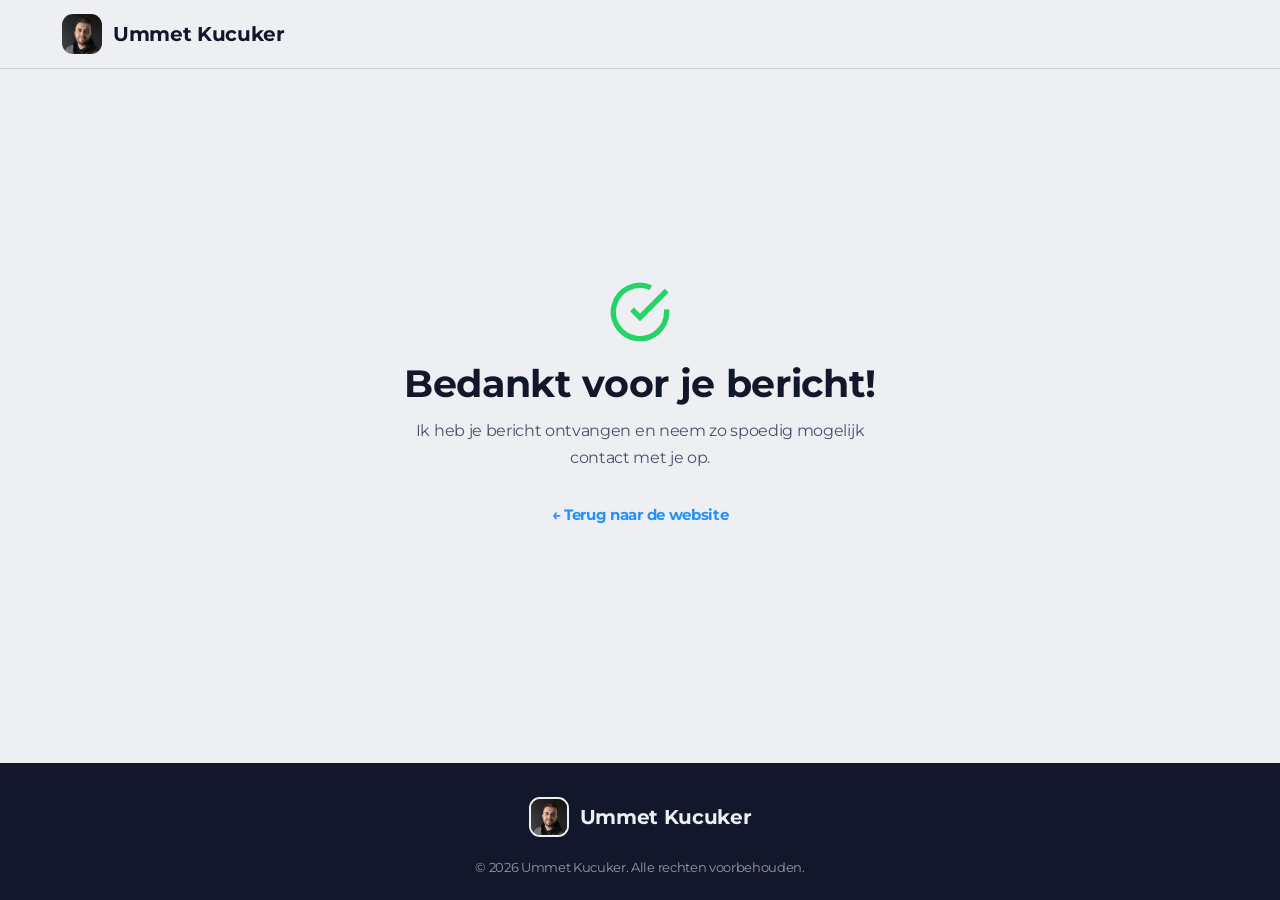
<file: bedankt.html>
<!doctype html>
<html lang="nl">
<head>
<!-- Google Tag Manager -->
<script>(function(w,d,s,l,i){w[l]=w[l]||[];w[l].push({'gtm.start':
new Date().getTime(),event:'gtm.js'});var f=d.getElementsByTagName(s)[0],
j=d.createElement(s),dl=l!='dataLayer'?'&l='+l:'';j.async=true;j.src=
'https://www.googletagmanager.com/gtm.js?id='+i+dl;f.parentNode.insertBefore(j,f);
})(window,document,'script','dataLayer','GTM-M3SC5B88');</script>
<!-- End Google Tag Manager -->
<meta charset="UTF-8">
<meta name="viewport" content="width=device-width, initial-scale=1.0">
<title>Bedankt — Ummet Kucuker</title>
<link rel="icon" type="image/png" href="[data-uri]">
<meta name="robots" content="noindex">
<link rel="preconnect" href="https://fonts.googleapis.com">
<link rel="preconnect" href="https://fonts.gstatic.com" crossorigin>
<link rel="stylesheet" href="https://fonts.googleapis.com/css2?family=Montserrat:wght@400;500;600;700;800;900&family=IBM+Plex+Mono:wght@500;600;700&display=swap">
<link rel="stylesheet" href="index.css?v=15">
<style>
  html,body{height:100%;}
  body{min-height:100vh;display:flex;flex-direction:column;}
  main{flex:1 0 auto;display:flex;align-items:center;justify-content:center;}
  .page-wrap{max-width:640px;margin:0 auto;padding-block:72px 96px;text-align:center;}
  .page-wrap .check-icon{width:64px;height:64px;color:var(--wa);margin:0 auto 20px;display:block;}
  .page-wrap h1{font-size:clamp(1.8rem,4.5vw,2.4rem);margin-bottom:12px;}
  .page-wrap p{color:var(--ink-soft);font-size:1rem;line-height:1.7;max-width:46ch;margin:0 auto;}
  .page-back{display:inline-flex;align-items:center;gap:6px;font-weight:700;font-size:0.95rem;color:var(--accent-ink);text-decoration:none;margin-top:32px;}
  .page-back:hover{text-decoration:underline;}
</style>
</head>
<!-- Google Tag Manager (noscript) -->
<noscript><iframe src="https://www.googletagmanager.com/ns.html?id=GTM-M3SC5B88"
height="0" width="0" style="display:none;visibility:hidden"></iframe></noscript>
<!-- End Google Tag Manager (noscript) -->

<!-- Header: logo (geen navigatie, dit is een losse pagina) -->
<header class="site-header">
  <div class="wrap header-row">
    <a href="index.html" class="logo" aria-label="Ummet Kucuker home">
      <img class="logo-mark" src="[data-uri]" alt="Ummet Kucuker logo">
      <span class="logo-text">Ummet Kucuker</span>
    </a>
  </div>
</header>

<main>
  <div class="wrap page-wrap">
    <svg class="check-icon" viewBox="0 0 24 24" fill="none" stroke="currentColor" stroke-width="2"><path d="M22 11.08V12a10 10 0 11-5.93-9.14"/><path d="M22 4L12 14.01l-3-3"/></svg>
    <h1>Bedankt voor je bericht!</h1>
    <p>Ik heb je bericht ontvangen en neem zo spoedig mogelijk contact met je op.</p>
    <a href="index.html" class="page-back">&larr; Terug naar de website</a>
  </div>
</main>


<footer class="site-footer">
  <div class="wrap footer-inner">
    <div class="footer-logo">
      <img class="logo-mark" src="[data-uri]" alt="Ummet Kucuker logo">
      <span class="logo-text">Ummet Kucuker</span>
    </div>
    <div class="footer-bottom">
      <span>&copy; 2026 Ummet Kucuker. Alle rechten voorbehouden.</span>
    </div>
  </div>
</footer>

</body>
</html>
</file>
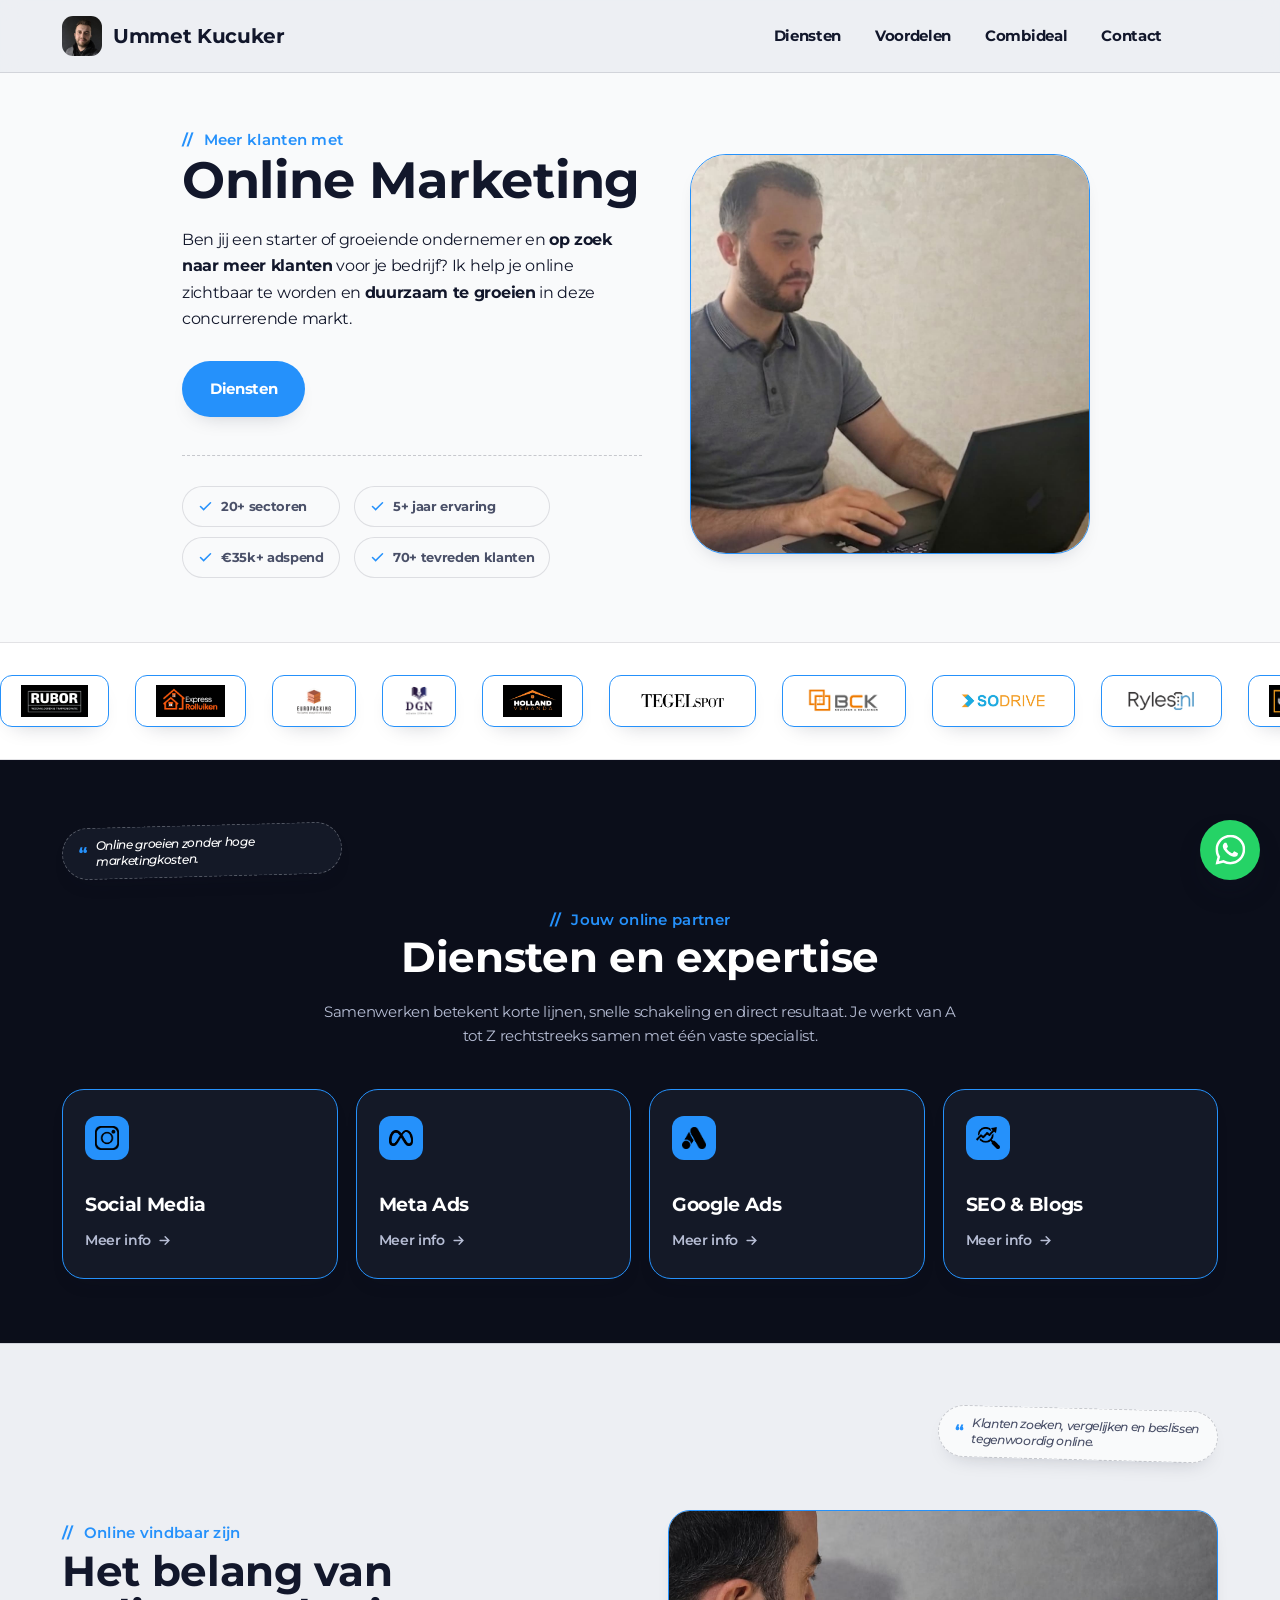
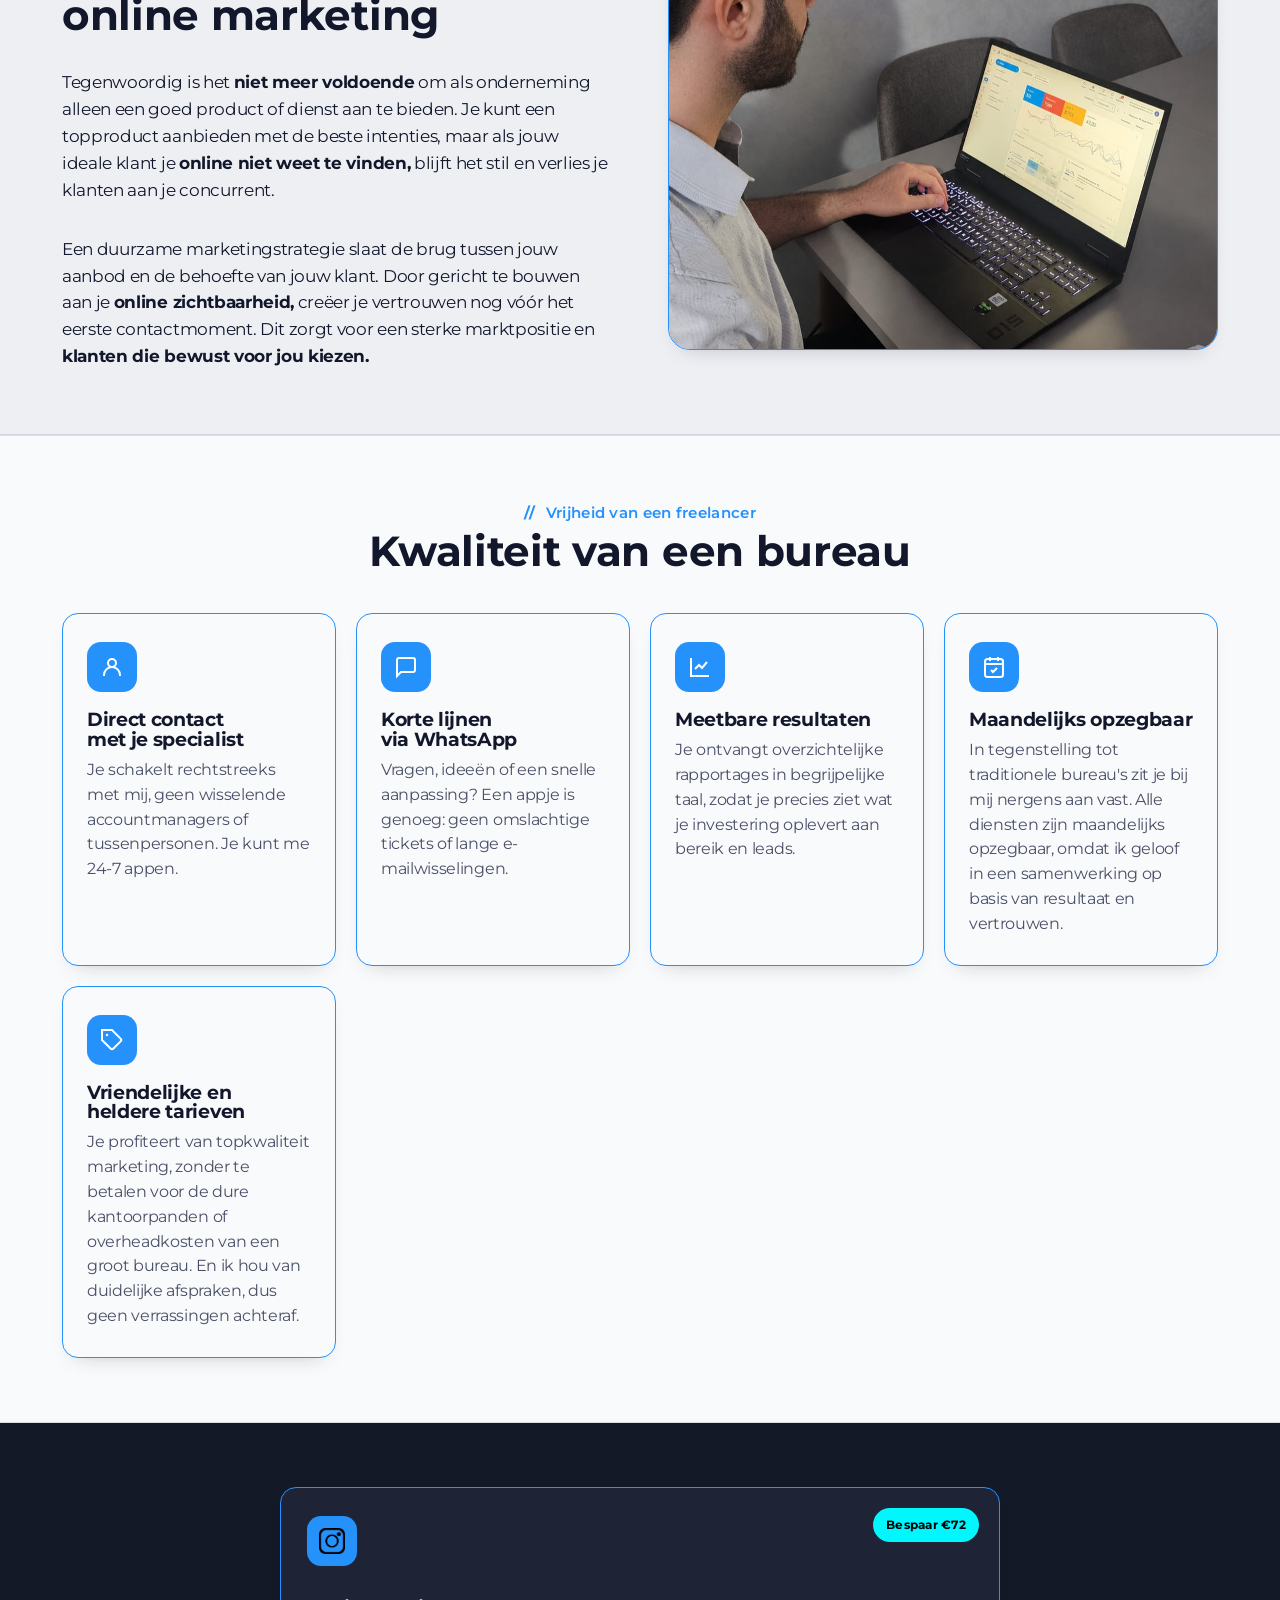
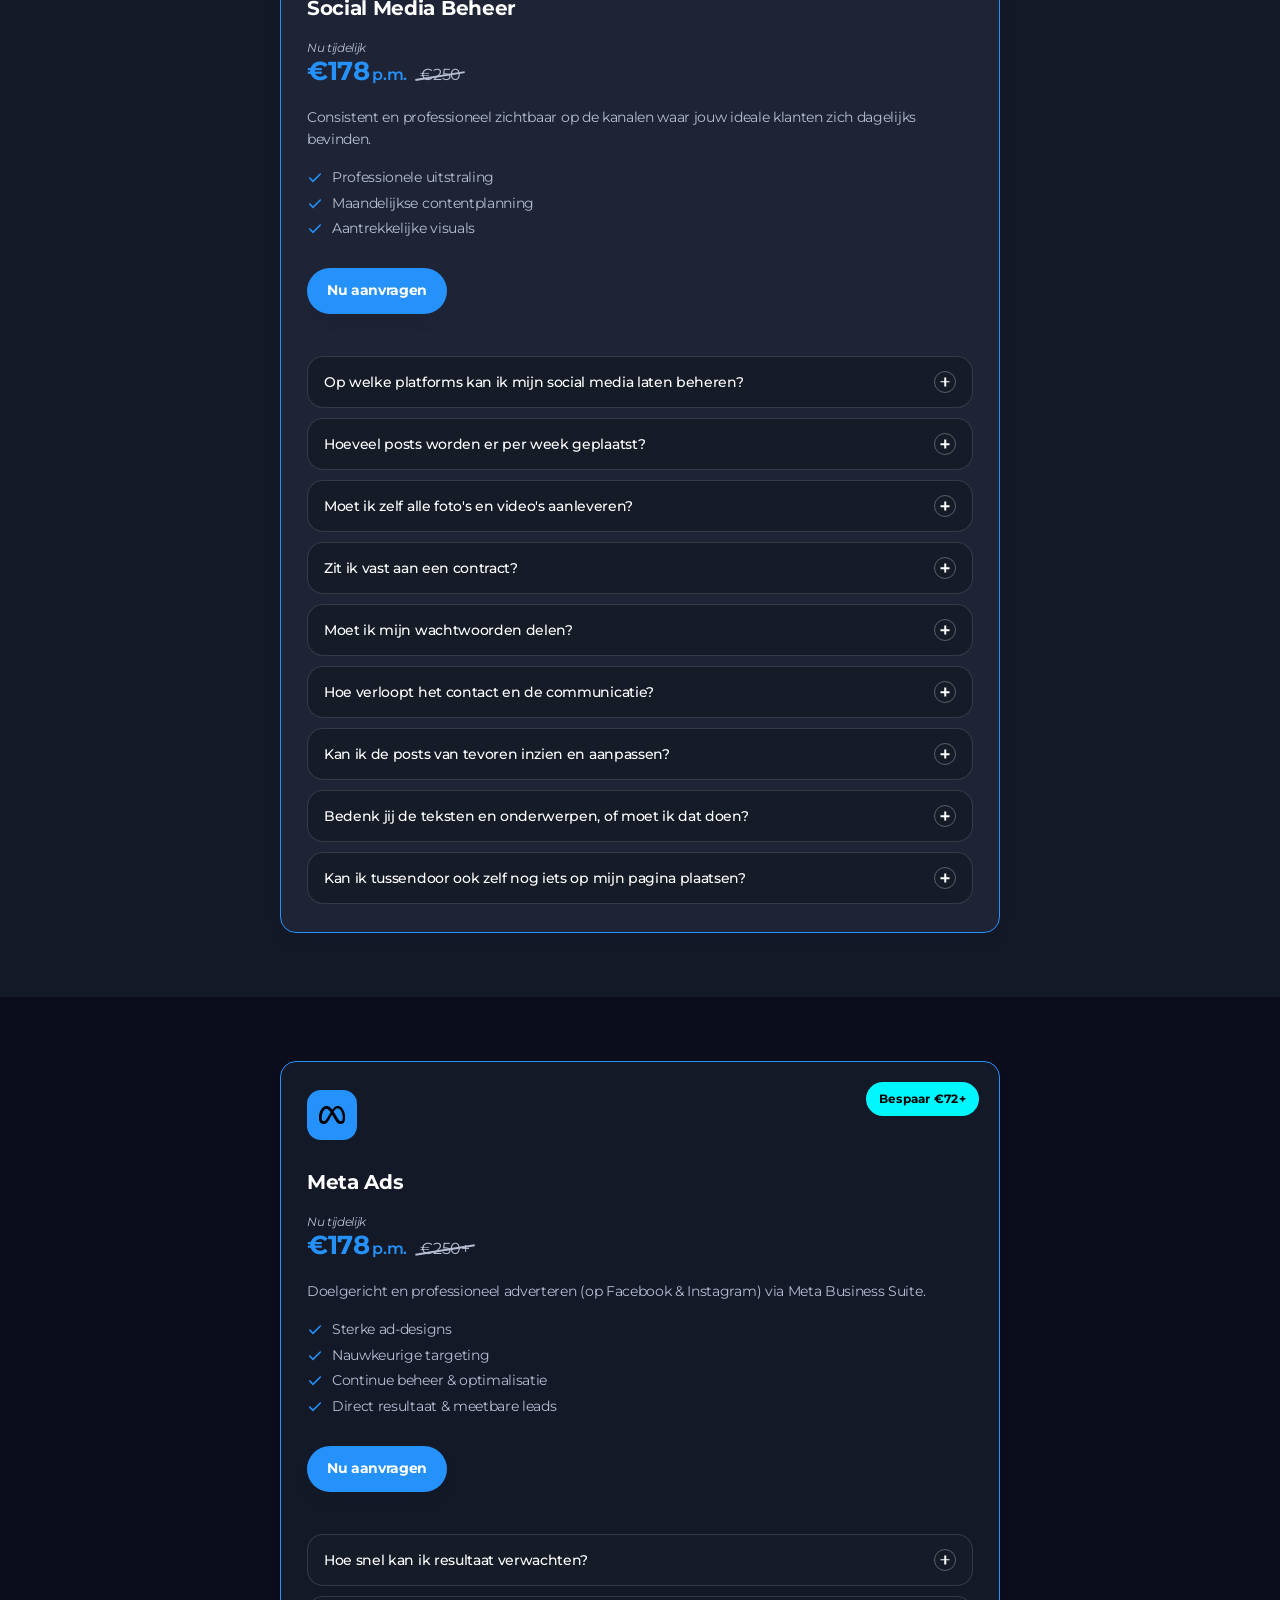
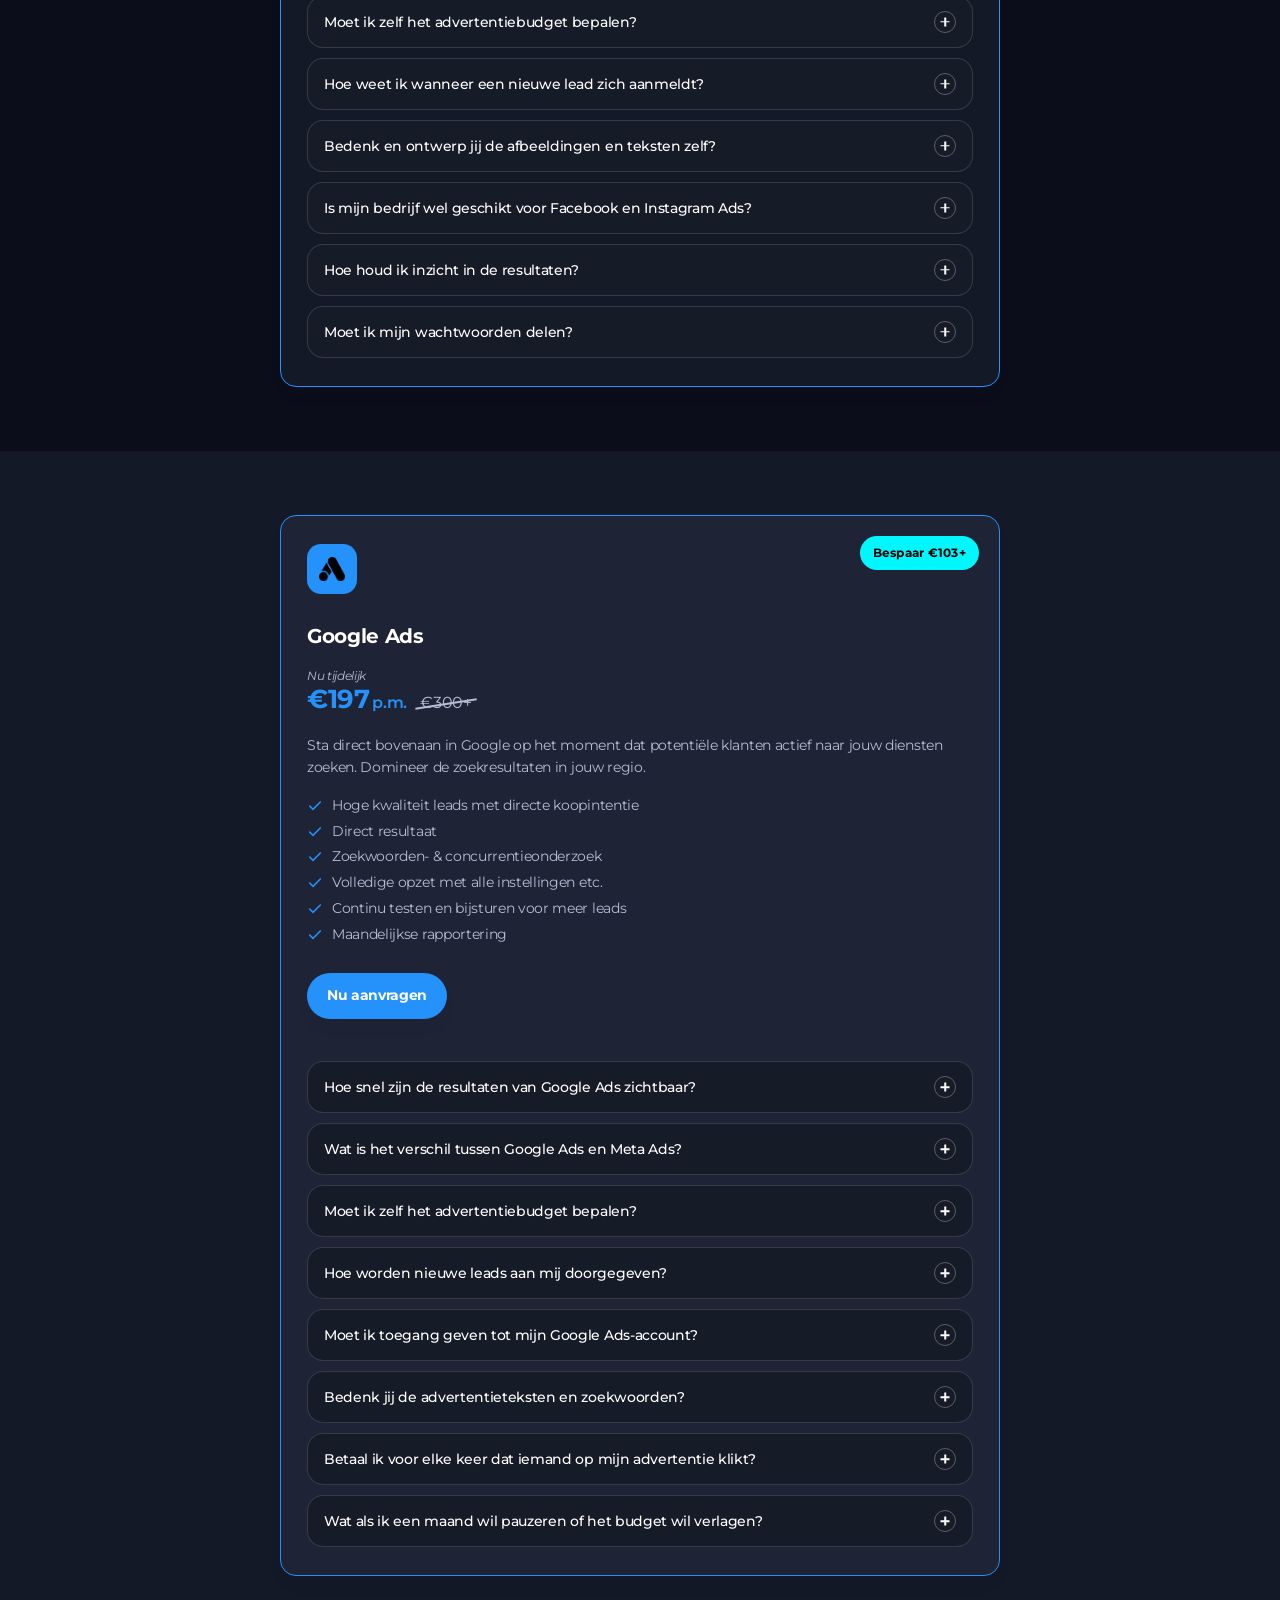
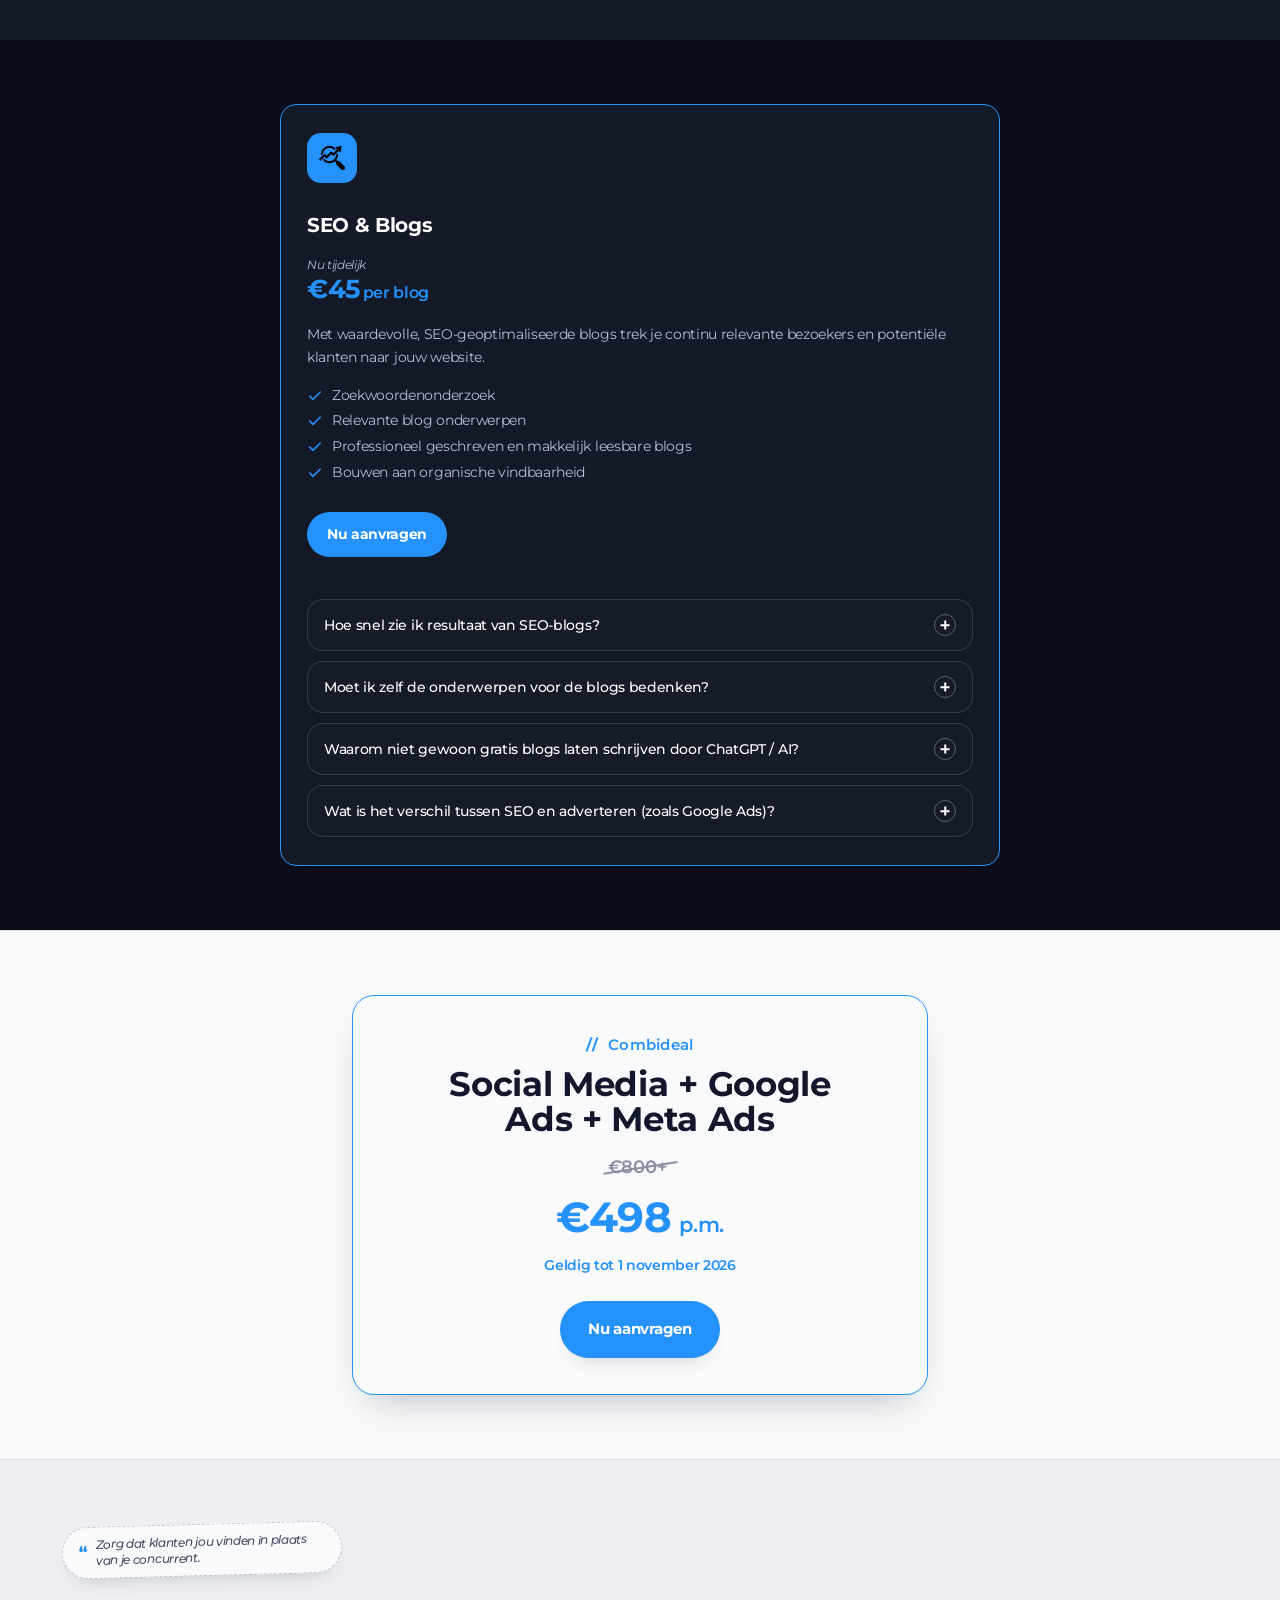
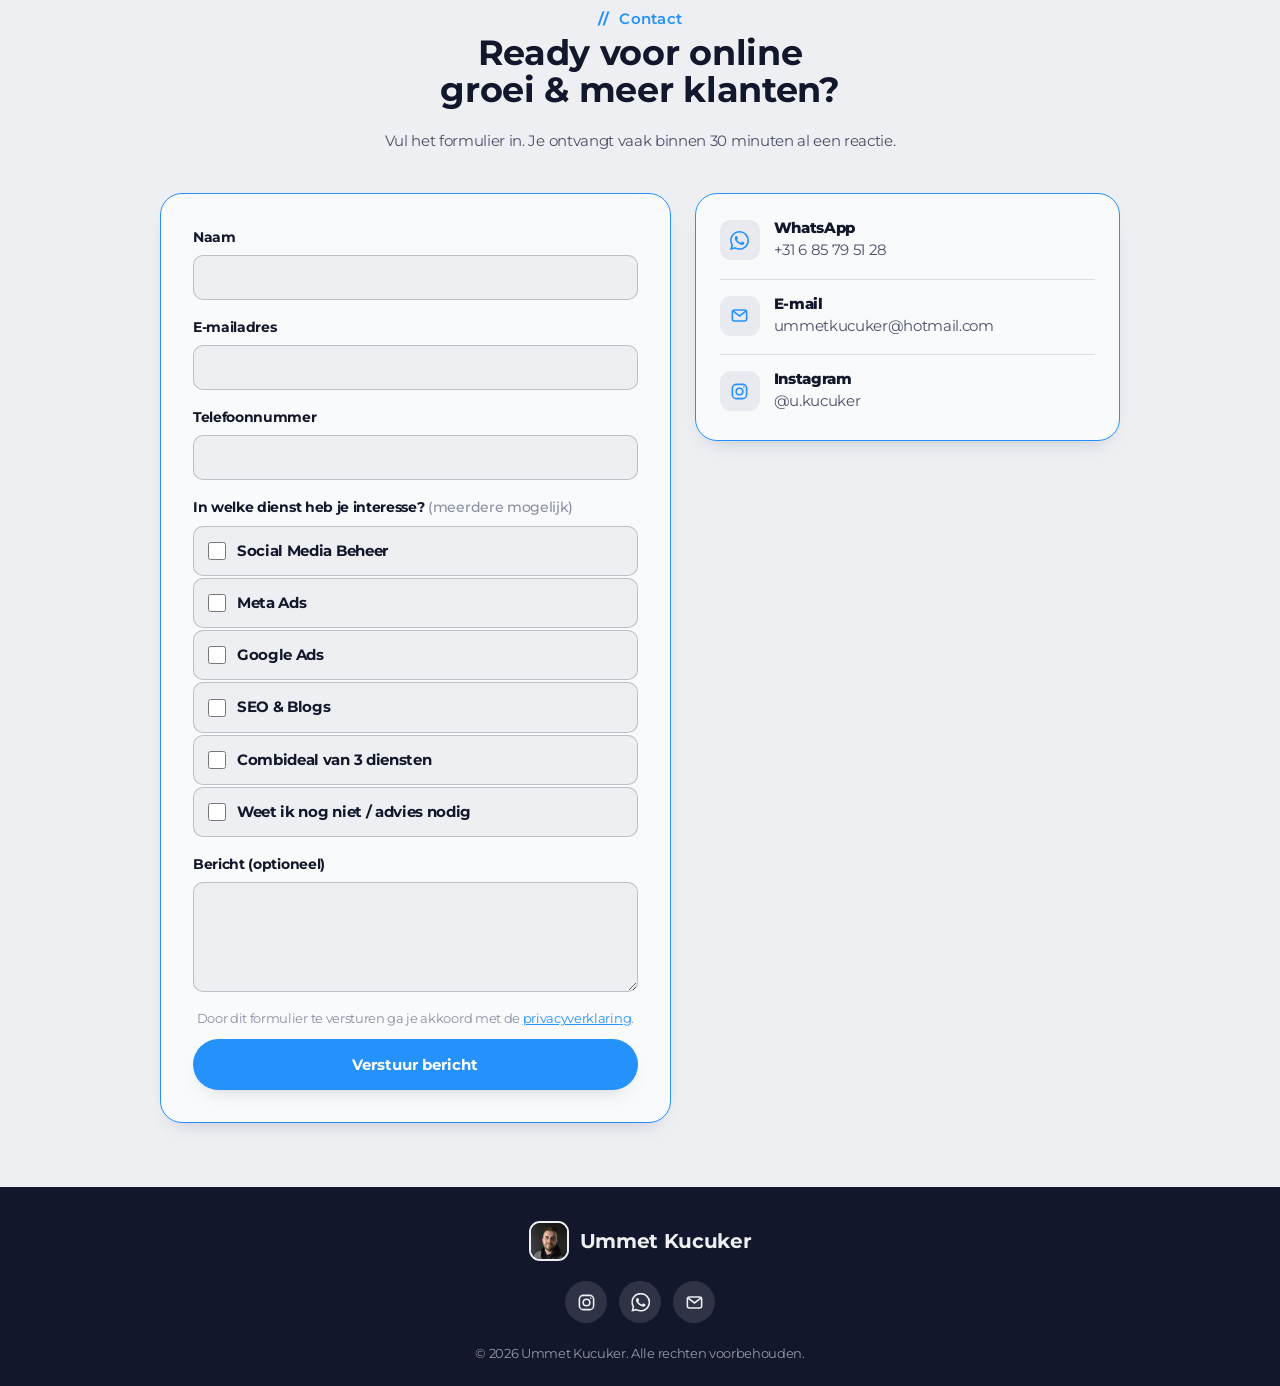
<file: index (1).html>
<!doctype html>
<html lang="nl">
<head>
<meta charset="UTF-8">
<meta name="viewport" content="width=device-width, initial-scale=1.0">
<title>Ummet Kucuker</title>
<link rel="icon" type="image/png" href="[data-uri]">
<link rel="preconnect" href="https://fonts.googleapis.com">
<link rel="preconnect" href="https://fonts.gstatic.com" crossorigin>
<link rel="stylesheet" href="https://fonts.googleapis.com/css2?family=Montserrat:wght@400;500;600;700;800;900&family=IBM+Plex+Mono:wght@500;600;700&display=swap">
<link rel="stylesheet" href="index.css?v=5">
</head>
<body>

<script type="application/ld+json">
{
  "@context": "https://schema.org",
  "@type": "ProfessionalService",
  "name": "Ummet Kucuker",
  "description": "Freelance groeimarketing: Google Ads, Meta Ads, social media beheer en SEO & blogs voor zzp'ers en MKB.",
  "telephone": "06 85 79 51 28",
  "areaServed": "Online / op afstand",
  "makesOffer": [
    {"@type":"Offer","itemOffered":{"@type":"Service","name":"Google Ads beheer"}},
    {"@type":"Offer","itemOffered":{"@type":"Service","name":"Meta Ads (Facebook & Instagram)"}},
    {"@type":"Offer","itemOffered":{"@type":"Service","name":"Social media beheer"}},
    {"@type":"Offer","itemOffered":{"@type":"Service","name":"SEO & blogs"}}
  ]
}
</script>

<!-- Header: logo + navigatie (desktop-nav + mobiel uitklapmenu) -->
<header class="site-header">
  <div class="wrap header-row">
    <a href="#top" class="logo" aria-label="Ummet Kucuker home">
      <img class="logo-mark" src="[data-uri]" alt="Ummet Kucuker logo">
      <span class="logo-text">Ummet Kucuker</span>
    </a>

    <nav class="nav" aria-label="Primair">
      <a href="#diensten" class="nav-link" data-nav="diensten">Diensten</a>
      <a href="#waarom" class="nav-link" data-nav="waarom">Voordelen</a>
      <a href="#combideal" class="nav-link" data-nav="combideal">Combideal</a>
      <a href="#contact" class="nav-link" data-nav="contact">Contact</a>
    </nav>

    <div class="header-actions">
      <button class="menu-toggle" id="menuToggle" aria-expanded="false" aria-controls="mobilePanel" aria-label="Open menu">
        <svg id="iconMenu" width="20" height="20" viewBox="0 0 24 24" fill="none" stroke="currentColor" stroke-width="2.4" stroke-linecap="round"><path d="M3 6h18M3 12h18M3 18h18"/></svg>
        <svg id="iconClose" width="20" height="20" viewBox="0 0 24 24" fill="none" stroke="currentColor" stroke-width="2.4" stroke-linecap="round" hidden><path d="M6 6l12 12M18 6L6 18"/></svg>
      </button>
    </div>
  </div>

  <nav class="mobile-panel" id="mobilePanel" aria-label="Mobiel">
    <a href="#diensten" class="nav-link" data-nav="diensten">Diensten</a>
    <a href="#waarom" class="nav-link" data-nav="waarom">Voordelen</a>
    <a href="#combideal" class="nav-link" data-nav="combideal">Combideal</a>
    <a href="#contact" class="nav-link" data-nav="contact">Contact</a>
  </nav>
</header>

<!-- Hoofdinhoud van de pagina -->
<main id="top">

  <!-- Hero: openingsscherm met titel en kernpunten -->
  <section class="hero hero-solo">
    <div class="wrap">
      <div class="hero-split">
        <p class="eyebrow">Meer klanten met</p>
        <h1 style="font-size:clamp(2rem,5vw,3.2rem);">Online Marketing</h1>
        <p class="hero-lede">Ben jij een starter of groeiende ondernemer en <strong>op zoek naar meer klanten</strong> voor je bedrijf? Ik help je online zichtbaar te worden en <strong>duurzaam te groeien</strong> in deze concurrerende markt.</p>

        <div class="hero-actions">
          <a href="#diensten" class="btn btn-primary">Diensten</a>
        </div>

        <div class="hero-avatar">
          <img src="foto18.jpeg" alt="Ümmet Küçüker" loading="lazy">
        </div>

        <div class="tag-strip">
          <span class="tag-chip"><svg viewBox="0 0 24 24" fill="none" stroke="currentColor" stroke-width="2.4" stroke-linecap="round"><path d="M20 6L9 17l-5-5"/></svg>20+ sectoren</span>
          <span class="tag-chip"><svg viewBox="0 0 24 24" fill="none" stroke="currentColor" stroke-width="2.4" stroke-linecap="round"><path d="M20 6L9 17l-5-5"/></svg>5+ jaar ervaring</span>
          <span class="tag-chip"><svg viewBox="0 0 24 24" fill="none" stroke="currentColor" stroke-width="2.4" stroke-linecap="round"><path d="M20 6L9 17l-5-5"/></svg>&euro;35k+ adspend</span>
          <span class="tag-chip"><svg viewBox="0 0 24 24" fill="none" stroke="currentColor" stroke-width="2.4" stroke-linecap="round"><path d="M20 6L9 17l-5-5"/></svg>70+ tevreden klanten</span>
        </div>
      </div>
    </div>
  </section>



    <!-- Klantlogo's: oneindige scrollende balk -->
    <section class="logo-marquee" aria-label="Klanten die mij vertrouwen">
    <div class="logo-marquee-track"><div class="logo-chip"><img src="foto1.jpeg" width="586" height="280" alt="Rubor"></div><div class="logo-chip"><img src="foto2.jpeg" width="608" height="280" alt="Express Rolluiken"></div><div class="logo-chip"><img src="foto3.jpeg" width="360" height="280" alt="Europacking"></div><div class="logo-chip"><img src="foto4.jpeg" width="287" height="280" alt="DGN Administration"></div><div class="logo-chip"><img src="foto5.jpeg" width="518" height="280" alt="Holland Veranda"></div><div class="logo-chip"><img src="foto6.jpeg" width="914" height="280" alt="Tegelspot"></div><div class="logo-chip"><img src="foto7.jpeg" width="715" height="280" alt="BCK Kozijnen & Rolluiken"></div><div class="logo-chip"><img src="foto8.jpeg" width="889" height="280" alt="SoDrive"></div><div class="logo-chip"><img src="foto9.jpeg" width="693" height="280" alt="Ryles.nl"></div><div class="logo-chip"><img src="foto10.jpeg" width="384" height="280" alt="Ultiem Outdoor"></div><div class="logo-chip"><img src="foto11.jpeg" width="388" height="280" alt="DBM Schuttingen"></div><div class="logo-chip"><img src="foto12.jpeg" width="1028" height="280" alt="Start Rijbewijs"></div><div class="logo-chip"><img src="foto13.jpeg" width="477" height="280" alt="Cinewall Specialist"></div><div class="logo-chip"><img src="foto14.jpeg" width="891" height="280" alt="Ridcher Vloeren"></div><div class="logo-chip"><img src="foto15.jpeg" width="274" height="280" alt="Mush"></div><div class="logo-chip"><img src="foto16.jpeg" width="987" height="280" alt="I'm a Contact"></div><div class="logo-chip"><img src="foto1.jpeg" width="586" height="280" alt="Rubor"></div><div class="logo-chip"><img src="foto2.jpeg" width="608" height="280" alt="Express Rolluiken"></div><div class="logo-chip"><img src="foto3.jpeg" width="360" height="280" alt="Europacking"></div><div class="logo-chip"><img src="foto4.jpeg" width="287" height="280" alt="DGN Administration"></div><div class="logo-chip"><img src="foto5.jpeg" width="518" height="280" alt="Holland Veranda"></div><div class="logo-chip"><img src="foto6.jpeg" width="914" height="280" alt="Tegelspot"></div><div class="logo-chip"><img src="foto7.jpeg" width="715" height="280" alt="BCK Kozijnen & Rolluiken"></div><div class="logo-chip"><img src="foto8.jpeg" width="889" height="280" alt="SoDrive"></div><div class="logo-chip"><img src="foto9.jpeg" width="693" height="280" alt="Ryles.nl"></div><div class="logo-chip"><img src="foto10.jpeg" width="384" height="280" alt="Ultiem Outdoor"></div><div class="logo-chip"><img src="foto11.jpeg" width="388" height="280" alt="DBM Schuttingen"></div><div class="logo-chip"><img src="foto12.jpeg" width="1028" height="280" alt="Start Rijbewijs"></div><div class="logo-chip"><img src="foto13.jpeg" width="477" height="280" alt="Cinewall Specialist"></div><div class="logo-chip"><img src="foto14.jpeg" width="891" height="280" alt="Ridcher Vloeren"></div><div class="logo-chip"><img src="foto15.jpeg" width="274" height="280" alt="Mush"></div><div class="logo-chip"><img src="foto16.jpeg" width="987" height="280" alt="I'm a Contact"></div></div>
  </section>

  <!-- Tussenstuk: Het belang van online marketing (titel staat klaar, tekst volgt nog) -->
  <!-- Diensten: overzicht-tegels die naar de 4 diensten hieronder scrollen -->
  <section class="section" id="diensten">
    <div class="wrap">
      <div class="mini-quote-row is-left">
        <p class="mini-quote">Online groeien zonder hoge marketingkosten.</p>
      </div>
      <div class="section-head">
        <p class="eyebrow">Jouw online partner</p>
        <h2>Diensten en expertise</h2>
        <p>Samenwerken betekent korte lijnen, snelle schakeling en direct resultaat. Je werkt van A tot Z rechtstreeks samen met één vaste specialist.</p>
      </div>
      <div class="tiles-grid">
        <a href="#socialmedia" class="tile">
          <div class="tile-icon"><img src="[data-uri]" alt="" style="width:24px;height:24px;object-fit:contain;"></div>
          <h3>Social Media</h3>
          <span>Meer info <svg viewBox="0 0 24 24" fill="none" stroke="currentColor" stroke-width="2.4" stroke-linecap="round"><path d="M5 12h14M13 6l6 6-6 6"/></svg></span>
        </a>
        <a href="#meta-ads" class="tile">
          <div class="tile-icon"><img src="[data-uri]" alt="" style="width:24px;height:24px;object-fit:contain;"></div>
          <h3>Meta Ads</h3>
          <span>Meer info <svg viewBox="0 0 24 24" fill="none" stroke="currentColor" stroke-width="2.4" stroke-linecap="round"><path d="M5 12h14M13 6l6 6-6 6"/></svg></span>
        </a>
        <a href="#google-ads" class="tile">
          <div class="tile-icon"><img src="[data-uri]" alt="Google Ads" style="width:24px;height:24px;object-fit:contain;"></div>
          <h3>Google Ads</h3>
          <span>Meer info <svg viewBox="0 0 24 24" fill="none" stroke="currentColor" stroke-width="2.4" stroke-linecap="round"><path d="M5 12h14M13 6l6 6-6 6"/></svg></span>
        </a>
        <a href="#seo-blogs" class="tile">
          <div class="tile-icon"><img src="[data-uri]" alt="" style="width:24px;height:24px;object-fit:contain;"></div>
          <h3>SEO &amp; Blogs</h3>
          <span>Meer info <svg viewBox="0 0 24 24" fill="none" stroke="currentColor" stroke-width="2.4" stroke-linecap="round"><path d="M5 12h14M13 6l6 6-6 6"/></svg></span>
        </a>
      </div>
    </div>
  </section>

  <section class="section section-alt" id="belang-online-marketing">
    <div class="wrap">
      <div class="mini-quote-row is-right">
        <p class="mini-quote">Klanten zoeken, vergelijken en beslissen tegenwoordig online.</p>
      </div>
      <div class="split belang-split">
        <div class="section-head belang-copy">
          <p class="eyebrow">Online vindbaar zijn</p>
          <h2>Het belang van online marketing</h2>
          <p>Tegenwoordig is het <strong>niet meer voldoende</strong> om als onderneming alleen een goed product of dienst aan te bieden.
            Je kunt een topproduct aanbieden met de beste intenties, maar als jouw ideale klant je <strong>online niet weet te vinden,</strong>
            blijft het stil en verlies je klanten aan je concurrent.</p>
          <p>Een duurzame marketingstrategie slaat de brug tussen jouw aanbod en de behoefte van jouw klant.
            Door gericht te bouwen aan je <strong>online zichtbaarheid,</strong> creëer je vertrouwen nog vóór het eerste contactmoment.
            Dit zorgt voor een sterke marktpositie en <strong>klanten die bewust voor jou kiezen.</strong></p>
        </div>
        <div class="belang-media">
          <img src="foto17.jpeg" alt="Ümmet Küçüker aan het werk achter de laptop" loading="lazy">
        </div>
      </div>
    </div>
  </section>

  <!-- Waarom ik: voordelen van met mij samenwerken -->
  <section class="section section-alt" id="waarom">
    <div class="wrap">
      <div class="section-head">
        <p class="eyebrow">Vrijheid van een freelancer</p>
        <h2>Kwaliteit van een bureau</h2>
      </div>
      <div class="benefits-grid">
        <div class="benefit-card">
          <div class="benefit-icon"><svg viewBox="0 0 24 24" fill="none" stroke="currentColor" stroke-width="2"><circle cx="12" cy="8" r="4"/><path d="M4 21v-1a8 8 0 0116 0v1"/></svg></div>
          <h3>Direct contact met je specialist</h3>
          <p>Je schakelt rechtstreeks met mij, geen wisselende accountmanagers of tussenpersonen. Je kunt me 24-7 appen.</p>
        </div>
        <div class="benefit-card">
          <div class="benefit-icon"><svg viewBox="0 0 24 24" fill="none" stroke="currentColor" stroke-width="2"><path d="M21 15a2 2 0 01-2 2H7l-4 4V5a2 2 0 012-2h14a2 2 0 012 2z"/></svg></div>
          <h3>Korte lijnen via WhatsApp</h3>
          <p>Vragen, ideeën of een snelle aanpassing? Een appje is genoeg: geen omslachtige tickets of lange e-mailwisselingen.</p>
        </div>
        <div class="benefit-card">
          <div class="benefit-icon"><svg viewBox="0 0 24 24" fill="none" stroke="currentColor" stroke-width="2"><path d="M3 3v18h18"/><path d="M7 14l4-4 3 3 5-6"/></svg></div>
          <h3>Meetbare resultaten</h3>
          <p>Je ontvangt overzichtelijke rapportages in begrijpelijke taal, zodat je precies ziet wat je investering oplevert aan bereik en leads.</p>
        </div>
        <div class="benefit-card">
          <div class="benefit-icon"><svg viewBox="0 0 24 24" fill="none" stroke="currentColor" stroke-width="2"><rect x="3" y="4" width="18" height="18" rx="2.5"/><path d="M3 9h18M8 2v4M16 2v4"/><path d="M9 15l2 2 4-4"/></svg></div>
          <h3>Maandelijks opzegbaar</h3>
          <p>In tegenstelling tot traditionele bureau's zit je bij mij nergens aan vast. Alle diensten zijn maandelijks opzegbaar, omdat ik geloof in een samenwerking op basis van resultaat en vertrouwen.</p>
        </div>
        <div class="benefit-card">
          <div class="benefit-icon"><svg viewBox="0 0 24 24" fill="none" stroke="currentColor" stroke-width="2"><path d="M20.59 13.41l-7.17 7.17a2 2 0 01-2.83 0L2 12V2h10l8.59 8.59a2 2 0 010 2.82z"/><circle cx="7" cy="7" r="1.2" fill="currentColor" stroke="none"/></svg></div>
          <h3>Vriendelijke en heldere tarieven</h3>
          <p>Je profiteert van topkwaliteit marketing, zonder te betalen voor de dure kantoorpanden of overheadkosten van een groot bureau. En ik hou van duidelijke afspraken, dus geen verrassingen achteraf.</p>
        </div>
      </div>
    </div>
  </section>

  <!-- Dienst: Social Media Beheer -->
  <section class="section" id="socialmedia">
    <div class="wrap">
      <div class="services-grid" style="grid-template-columns:1fr;max-width:720px;margin-inline:auto;">
        <div class="service-card">
          <span class="save-badge">Bespaar &euro;72</span>
          <div class="benefit-icon"><img src="[data-uri]" alt="" style="width:26px;height:26px;object-fit:contain;"></div>
          <h3>Social Media Beheer</h3>
          <p class="promo-note">Nu tijdelijk</p>
          <div class="price-line"><span class="now">&euro;178 <span class="pm">p.m.</span></span><span class="was">&euro;250</span></div>
          <p>Consistent en professioneel zichtbaar op de kanalen waar jouw ideale klanten zich dagelijks bevinden.</p>
          <ul class="service-list">
            <li><svg viewBox="0 0 24 24" fill="none" stroke="currentColor" stroke-width="2.4" stroke-linecap="round"><path d="M20 6L9 17l-5-5"/></svg>Professionele uitstraling</li>
            <li><svg viewBox="0 0 24 24" fill="none" stroke="currentColor" stroke-width="2.4" stroke-linecap="round"><path d="M20 6L9 17l-5-5"/></svg>Maandelijkse contentplanning</li>
            <li><svg viewBox="0 0 24 24" fill="none" stroke="currentColor" stroke-width="2.4" stroke-linecap="round"><path d="M20 6L9 17l-5-5"/></svg>Aantrekkelijke visuals</li>
          </ul>
          <a href="#contact" class="btn btn-primary" style="align-self:flex-start;">Nu aanvragen</a>

          <div class="faq-list" style="margin-top:28px;">
            <details class="faq-item">
              <summary>Op welke platforms kan ik mijn social media laten beheren?<span class="plus"></span></summary>
              <div class="faq-body">Ik beheer hoofdzakelijk Instagram en Facebook, doordat hier voor de meeste ondernemingen het hoogste rendement te behalen valt. Maar in overleg kunnen we ook kijken naar platforms zoals LinkedIn en TikTok, afhankelijk van waar jouw doelgroep zich bevindt.</div>
            </details>
            <details class="faq-item">
              <summary>Hoeveel posts worden er per week geplaatst?<span class="plus"></span></summary>
              <div class="faq-body">Standaard uitgangspunt is 2 posts per week (ca. 8 tot 9 posts per maand). Dit levert de ideale balans tussen een actieve, professionele uitstraling en optimale betrokkenheid. Heb je liever meer of minder frequentie? Ook mogelijk.</div>
            </details>
            <details class="faq-item">
              <summary>Moet ik zelf alle foto's en video's aanleveren?<span class="plus"></span></summary>
              <div class="faq-body">Graag, maar is niet verplicht. Persoonlijke foto's zorgen vaak voor meer interactie op social media. Heb je geen foto's? Ik maak dan gebruik van passende stockfoto's.</div>
            </details>
            <details class="faq-item">
              <summary>Zit ik vast aan een contract?<span class="plus"></span></summary>
              <div class="faq-body">Nee hoor! Ik geloof in resultaat en vertrouwen. Daarom zijn alle samenwerkingen maandelijks opzegbaar. Je behoudt altijd de volledige flexibiliteit en controle.</div>
            </details>
            <details class="faq-item">
              <summary>Moet ik mijn wachtwoorden delen?<span class="plus"></span></summary>
              <div class="faq-body">Dat hoeft helemaal niet! Ik werk met professionele planningstools, zoals Rella. Je koppelt eenmalig en veilig jouw accounts via een uitnodigingslink, waardoor ik berichten kan inplannen zonder dat je wachtwoorden hoeft af te staan.</div>
            </details>
            <details class="faq-item">
              <summary>Hoe verloopt het contact en de communicatie?<span class="plus"></span></summary>
              <div class="faq-body">Wij communiceren snel en laagdrempelig via WhatsApp. Geen trage e-mailketens of ticketsystemen. Je hebt altijd direct contact met mij en krijgt snel antwoord.</div>
            </details>
            <details class="faq-item">
              <summary>Kan ik de posts van tevoren inzien en aanpassen?<span class="plus"></span></summary>
              <div class="faq-body">Zeker! Voordat we live gaan, ontvang je een overzichtelijke contentplanning en visueel moodboard. Pas wanneer jij 100% tevreden bent en groen licht geeft, plan ik de posts in.</div>
            </details>
             <details class="faq-item">
              <summary>Bedenk jij de teksten en onderwerpen, of moet ik dat doen?<span class="plus"></span></summary>
              <div class="faq-body">Ja, ik zorg voor de complete invulling! Op basis van jouw branche, doelen en wensen bedenk ik de onderwerpen en schrijf ik teksten die passen bij de toon van jouw bedrijf.</div>
            </details>
            <details class="faq-item">
              <summary>Kan ik tussendoor ook zelf nog iets op mijn pagina plaatsen?<span class="plus"></span></summary>
              <div class="faq-body">Zeker! Het is jouw kanaal. Als je spontaan een leuke foto van een afgerond project, een actie of een teamuitje op je Stories of feed wilt zetten, kan dat altijd. Dat versterkt de menselijke kant van je bedrijf juist!</div>
            </details>
          </div>
        </div>
      </div>
    </div>
  </section>

  <!-- Dienst: Meta Ads (Facebook & Instagram) -->
  <section class="section section-alt" id="meta-ads">
    <div class="wrap">
      <div class="services-grid" style="grid-template-columns:1fr;max-width:720px;margin-inline:auto;">
        <div class="service-card">
          <span class="save-badge">Bespaar &euro;72+</span>
          <div class="benefit-icon"><img src="[data-uri]" alt="" style="width:26px;height:26px;object-fit:contain;"></div>
          <h3>Meta Ads</h3>
          <p class="promo-note">Nu tijdelijk</p>
          <div class="price-line"><span class="now">&euro;178 <span class="pm">p.m.</span></span><span class="was">&euro;250+</span></div>
          <p>Doelgericht en professioneel adverteren (op Facebook & Instagram) via Meta Business Suite.</p>
          <ul class="service-list">
            <li><svg viewBox="0 0 24 24" fill="none" stroke="currentColor" stroke-width="2.4" stroke-linecap="round"><path d="M20 6L9 17l-5-5"/></svg>Sterke ad-designs</li>
            <li><svg viewBox="0 0 24 24" fill="none" stroke="currentColor" stroke-width="2.4" stroke-linecap="round"><path d="M20 6L9 17l-5-5"/></svg>Nauwkeurige targeting</li>
            <li><svg viewBox="0 0 24 24" fill="none" stroke="currentColor" stroke-width="2.4" stroke-linecap="round"><path d="M20 6L9 17l-5-5"/></svg>Continue beheer & optimalisatie</li>
            <li><svg viewBox="0 0 24 24" fill="none" stroke="currentColor" stroke-width="2.4" stroke-linecap="round"><path d="M20 6L9 17l-5-5"/></svg>Direct resultaat & meetbare leads</li>
          </ul>
          <a href="#contact" class="btn btn-primary" style="align-self:flex-start;">Nu aanvragen</a>
        <div class="faq-list" style="margin-top:28px;">
            <details class="faq-item">
              <summary>Hoe snel kan ik resultaat verwachten?<span class="plus"></span></summary>
              <div class="faq-body">In tegenstelling tot organische marketing zie je met Meta Ads vrijwel direct resultaat. Zodra de campagne door Meta is goedgekeurd en live staat, worden jouw advertenties meteen getoond aan de doelgroep en kun je vanaf dag één al aanvragen of verkopen binnen krijgen.</div>
            </details>
            <details class="faq-item">
              <summary>Moet ik zelf het advertentiebudget bepalen?<span class="plus"></span></summary>
              <div class="faq-body">Dit bepalen we samen op basis van jouw budget. Ik adviseer je vooraf welk dagbudget realistisch is om jouw specifieke doelen te behalen. Dit bedrag staat los van mijn beheertarief.</div>
            </details>
            <details class="faq-item">
              <summary>Hoe weet ik wanneer een nieuwe lead zich aanmeldt?<span class="plus"></span></summary>
              <div class="faq-body">Ik maak gebruik van een slimme automatisering, waardoor je bij elke lead direct een mailtje ontvangt met alle gegevens. Zo kun je meteen contact opnemen met de potentiële klant, zonder tijds- of interesseverlies.</div>
            </details>
            <details class="faq-item">
              <summary>Bedenk en ontwerp jij de afbeeldingen en teksten zelf?<span class="plus"></span></summary>
              <div class="faq-body">Ja, volledig! Ik ontwerp de visuals, schrijf de teksten en stel alle instellingen optimaal in. Voordat de advertenties live gaan, krijg jij altijd eerst een voorbeeld ter goedkeuring.</div>
            </details>
            <details class="faq-item">
              <summary>Is mijn bedrijf wel geschikt voor Facebook en Instagram Ads?<span class="plus"></span></summary>
              <div class="faq-body">Absoluut. Vrijwel iedere doelgroep bevindt zich dagelijks op Facebook of Instagram. Of je nu lokale klanten zoekt voor een dienst, personeel wilt werven of landelijk producten verkoopt: met de nauwkeurige targeting van Meta bereiken we exact de juiste personen.</div>
            </details>
            <details class="faq-item">
              <summary>Hoe houd ik inzicht in de resultaten?<span class="plus"></span></summary>
              <div class="faq-body">Je ontvangt regelmatige, heldere rapportages in begrijpelijke taal. Hierin zie je precies hoeveel mensen je hebt bereikt, hoeveel er op je advertentie is geklikt en wat de kosten per lead of conversie zijn.</div>
            </details>
            <details class="faq-item">
              <summary>Moet ik mijn wachtwoorden delen?<span class="plus"></span></summary>
              <div class="faq-body">Nee, dat hoeft niet. Ik werk via de officiële Meta Business Manager. Je geeft mij eenvoudig en veilig toegang tot jouw pagina en advertentieaccount. Zo behoud jij altijd de volledige controle en eigendom over je eigen accounts.</div>
            </details>
          </div>
        </div>
      </div>
    </div>
  </section>

  <!-- Dienst: Google Ads -->
  <section class="section" id="google-ads">
    <div class="wrap">
      <div class="services-grid" style="grid-template-columns:1fr;max-width:720px;margin-inline:auto;">
        <div class="service-card">
          <span class="save-badge">Bespaar &euro;103+</span>
          <div class="benefit-icon"><img src="[data-uri]" alt="Google Ads" style="width:26px;height:26px;object-fit:contain;"></div>
          <h3>Google Ads</h3>
          <p class="promo-note">Nu tijdelijk</p>
          <div class="price-line"><span class="now">&euro;197 <span class="pm">p.m.</span></span><span class="was">&euro;300+</span></div>
          <p>Sta direct bovenaan in Google op het moment dat potenti&euml;le klanten actief naar jouw diensten zoeken. Domineer de zoekresultaten in jouw regio.</p>
          <ul class="service-list">
            <li><svg viewBox="0 0 24 24" fill="none" stroke="currentColor" stroke-width="2.4" stroke-linecap="round"><path d="M20 6L9 17l-5-5"/></svg>Hoge kwaliteit leads met directe koopintentie</li>
            <li><svg viewBox="0 0 24 24" fill="none" stroke="currentColor" stroke-width="2.4" stroke-linecap="round"><path d="M20 6L9 17l-5-5"/></svg>Direct resultaat</li>
            <li><svg viewBox="0 0 24 24" fill="none" stroke="currentColor" stroke-width="2.4" stroke-linecap="round"><path d="M20 6L9 17l-5-5"/></svg>Zoekwoorden- &amp; concurrentieonderzoek</li>
            <li><svg viewBox="0 0 24 24" fill="none" stroke="currentColor" stroke-width="2.4" stroke-linecap="round"><path d="M20 6L9 17l-5-5"/></svg>Volledige opzet met alle instellingen etc.</li>
            <li><svg viewBox="0 0 24 24" fill="none" stroke="currentColor" stroke-width="2.4" stroke-linecap="round"><path d="M20 6L9 17l-5-5"/></svg>Continu testen en bijsturen voor meer leads</li>
            <li><svg viewBox="0 0 24 24" fill="none" stroke="currentColor" stroke-width="2.4" stroke-linecap="round"><path d="M20 6L9 17l-5-5"/></svg>Maandelijkse rapportering</li>
          </ul>
          <a href="#contact" class="btn btn-primary" style="align-self:flex-start;">Nu aanvragen</a>

          <div class="faq-list" style="margin-top:28px;">
            <details class="faq-item">
              <summary>Hoe snel zijn de resultaten van Google Ads zichtbaar?<span class="plus"></span></summary>
              <div class="faq-body">Zodra de campagne is goedgekeurd en live staat, verschijnt jouw bedrijf direct bovenaan in de zoekresultaten. Je kunt vanaf dag &eacute;&eacute;n al bezoekers en aanvragen verwachten.</div>
            </details>
            <details class="faq-item">
              <summary>Wat is het verschil tussen Google Ads en Meta Ads?<span class="plus"></span></summary>
              <div class="faq-body">Met Meta Ads bereik je mensen op basis van hun interesses terwijl ze scrollen op social media. Met Google Ads bereik je mensen die actief op zoek zijn naar jouw dienst of product. De koopintentie bij Google Ads is daardoor vaak erg hoog.</div>
            </details>
            <details class="faq-item">
              <summary>Moet ik zelf het advertentiebudget bepalen?<span class="plus"></span></summary>
              <div class="faq-body">Ja, het advertentiebudget staat los van de beheerkosten en bepaal je zelf. Ik adviseer je graag over een realistisch dagbudget op basis van jouw branche en zoekvolumes. Je betaalt dit budget rechtstreeks aan Google.</div>
            </details>
            <details class="faq-item">
              <summary>Hoe worden nieuwe leads aan mij doorgegeven?<span class="plus"></span></summary>
              <div class="faq-body">Leads kunnen rechtstreeks via het contactformulier op je website binnenkomen, via telefoontjes of direct via WhatsApp. Je ontvangt deze meldingen meteen in je mailbox of telefoon.</div>
            </details>
            <details class="faq-item">
              <summary>Moet ik toegang geven tot mijn Google Ads-account?<span class="plus"></span></summary>
              <div class="faq-body">Ja, ik heb toegang nodig tot jouw Google Ads-account (of we maken er samen een aan). Je behoudt altijd 100% eigenaarschap over je account en gegevens.</div>
            </details>
            <details class="faq-item">
              <summary>Bedenk jij de advertentieteksten en zoekwoorden?<span class="plus"></span></summary>
              <div class="faq-body">Ja, je wordt ontzorgd van A tot Z. Ik voer het complete zoekwoordenonderzoek uit, analyseer de concurrentie, schrijf pakkende advertentieteksten en stel de juiste uitsluitingswoorden in zodat je budget niet verspild wordt.</div>
            </details>
            <details class="faq-item">
              <summary>Betaal ik voor elke keer dat iemand op mijn advertentie klikt?<span class="plus"></span></summary>
              <div class="faq-body">Ja, Google Ads werkt op basis van Pay-Per-Click (PPC). Je betaalt alleen wanneer iemand daadwerkelijk op jouw advertentie klikt en naar je website of WhatsApp gaat. Ik zorg er met &lsquo;uitsluitingswoorden&rsquo; voor dat je niet betaalt voor irrelevante zoekopdrachten.</div>
            </details>
            <details class="faq-item">
              <summary>Wat als ik een maand wil pauzeren of het budget wil verlagen?<span class="plus"></span></summary>
              <div class="faq-body">Dat kan! Je behoudt de volledige controle. Wil je een periode minder uitgeven of de campagnes tijdelijk pauzeren (bijvoorbeeld tijdens een vakantie)? Geef het dan tijdig door.</div>
            </details>
          </div>
        </div>
      </div>
    </div>
  </section>

  <!-- Dienst: SEO & Blogs -->
  <section class="section section-alt" id="seo-blogs">
    <div class="wrap">
      <div class="services-grid" style="grid-template-columns:1fr;max-width:720px;margin-inline:auto;">
        <div class="service-card">
          <div class="benefit-icon"><img src="[data-uri]" alt="" style="width:26px;height:26px;object-fit:contain;"></div>
          <h3>SEO &amp; Blogs</h3>
          <p class="promo-note">Nu tijdelijk</p>
          <div class="price-line"><span class="now">&euro;45 <span class="pm">per blog</span></span></div>
          <p>Met waardevolle, SEO-geoptimaliseerde blogs trek je continu relevante bezoekers en potenti&euml;le klanten naar jouw website.</p>
          <ul class="service-list">
            <li><svg viewBox="0 0 24 24" fill="none" stroke="currentColor" stroke-width="2.4" stroke-linecap="round"><path d="M20 6L9 17l-5-5"/></svg>Zoekwoordenonderzoek</li>
            <li><svg viewBox="0 0 24 24" fill="none" stroke="currentColor" stroke-width="2.4" stroke-linecap="round"><path d="M20 6L9 17l-5-5"/></svg>Relevante blog onderwerpen</li>
            <li><svg viewBox="0 0 24 24" fill="none" stroke="currentColor" stroke-width="2.4" stroke-linecap="round"><path d="M20 6L9 17l-5-5"/></svg>Professioneel geschreven en makkelijk leesbare blogs</li>
            <li><svg viewBox="0 0 24 24" fill="none" stroke="currentColor" stroke-width="2.4" stroke-linecap="round"><path d="M20 6L9 17l-5-5"/></svg>Bouwen aan organische vindbaarheid</li>
          </ul>
          <a href="#contact" class="btn btn-primary" style="align-self:flex-start;">Nu aanvragen</a>

          <div class="faq-list" style="margin-top:28px;">
            <details class="faq-item">
              <summary>Hoe snel zie ik resultaat van SEO-blogs?<span class="plus"></span></summary>
              <div class="faq-body">SEO is een langetermijnstrategie. Waar advertenties direct bezoekers opleveren, hebben zoekmachines wat tijd nodig om nieuwe artikelen te indexeren en te ranken. Gemiddeld zie je binnen 2 tot 3 maanden een stijging in je organische bezoekers.</div>
            </details>
            <details class="faq-item">
              <summary>Moet ik zelf de onderwerpen voor de blogs bedenken?<span class="plus"></span></summary>
              <div class="faq-body">Nee, dat hoeft niet! Ik voer een zoekwoordenonderzoek uit om te ontdekken waar jouw potenti&euml;le klanten naar zoeken en stel relevante onderwerpen voor. Heb je zelf een specifiek idee of onderwerp? Dan neem ik dat uiteraard mee.</div>
            </details>
            <details class="faq-item">
              <summary>Waarom niet gewoon gratis blogs laten schrijven door ChatGPT / AI?<span class="plus"></span></summary>
              <div class="faq-body">Wanneer lezers doorhebben dat een blog door AI is geschreven, haken ze snel af en lezen ze niet door. Ik gebruik AI alleen als hulpmiddel, maar schrijf de teksten zelf met een menselijke touch, fijne opbouw en duidelijke actieknoppen.</div>
            </details>
            <details class="faq-item">
              <summary>Wat is het verschil tussen SEO en adverteren (zoals Google Ads)?<span class="plus"></span></summary>
              <div class="faq-body">Bij adverteren stop je met bezoekers krijgen zodra je het budget uitzet. Met SEO bouw je een duurzaam fundament op: een eenmaal goed scorende blog blijft jarenlang gratis bezoekers en potenti&euml;le klanten naar je website trekken.</div>
            </details>
          </div>
        </div>
      </div>
    </div>
  </section>

  <!-- Combinatiedeal: alle 3 diensten samen -->
  <section class="section section-alt" id="combideal">
    <div class="wrap" style="max-width:640px;margin-inline:auto;">
      <div class="combo-card">
        <p class="eyebrow">Combideal</p>
        <h2 style="font-size:clamp(1.6rem,4vw,2.1rem);margin-top:8px;">Social Media + Google Ads + Meta Ads</h2>
        <div class="combo-old">&euro;800+ <span class="pm"></span></div>
        <div class="combo-new">&euro;498 <span class="pm">p.m.</span></div>
        <p class="combo-elsewhere">Geldig tot 1 november 2026</p>
        <div class="hero-actions" style="justify-content:center;margin-top:24px;">
          <a href="#contact" class="btn btn-primary">Nu aanvragen</a>
        </div>
      </div>
    </div>
  </section>

  <!-- Contact: formulier + snelle contactgegevens -->
  <section class="section" id="contact">
    <div class="wrap">
      <div class="mini-quote-row is-left">
        <p class="mini-quote">Zorg dat klanten jou vinden in plaats van je concurrent.</p>
      </div>
      <div class="section-head">
        <p class="eyebrow">Contact</p>
        <h2 style="font-size:clamp(1.6rem,3.4vw,2.2rem);">Ready voor online groei &amp; meer klanten?</h2>
        <p style="font-size:0.95rem;">Vul het formulier in. Je ontvangt vaak binnen 30 minuten al een reactie.</p>
      </div>
      <div class="contact-grid">
        <div class="form-card">
          <form id="contactForm" novalidate>
            <div class="field">
              <label for="name">Naam</label>
              <input type="text" id="name" name="name" required autocomplete="name">
            </div>
            <div class="field">
              <label for="email">E-mailadres</label>
              <input type="email" id="email" name="email" required autocomplete="email">
            </div>
            <div class="field">
              <label for="phone">Telefoonnummer</label>
              <input type="tel" id="phone" name="phone" required autocomplete="tel">
            </div>
            <div class="field">
              <label>In welke dienst heb je interesse? <span style="font-weight:500;color:var(--ink-faint);">(meerdere mogelijk)</span></label>
              <div class="service-checks">
                <label class="service-check"><input type="checkbox" name="service" value="Social Media Beheer"><span>Social Media Beheer</span></label>
                <label class="service-check"><input type="checkbox" name="service" value="Meta Ads"><span>Meta Ads</span></label>
                <label class="service-check"><input type="checkbox" name="service" value="Google Ads"><span>Google Ads</span></label>
                <label class="service-check"><input type="checkbox" name="service" value="SEO & Blogs"><span>SEO & Blogs</span></label>
                <label class="service-check"><input type="checkbox" name="service" value="Combideal van 3 diensten"><span>Combideal van 3 diensten</span></label>
                <label class="service-check"><input type="checkbox" name="service" value="Weet ik nog niet / advies nodig"><span>Weet ik nog niet / advies nodig</span></label>
              </div>
            </div>
            <div class="field">
              <label for="message">Bericht (optioneel)</label>
              <textarea id="message" name="message"></textarea>
            </div>
            <p class="form-note" id="formError" hidden>Er ging iets mis bij het versturen. Probeer het nog eens, of stuur een appje via de knop hierboven.</p>
            <p class="form-note">Door dit formulier te versturen ga je akkoord met de <a href="privacy.html" target="_blank" rel="noopener">privacyverklaring</a>.</p>
            <button type="submit" class="btn btn-primary btn-block" id="submitBtn">Verstuur bericht</button>
          </form>
          <div class="success-box" id="successBox">
            <svg viewBox="0 0 24 24" fill="none" stroke="currentColor" stroke-width="2"><path d="M22 11.08V12a10 10 0 11-5.93-9.14"/><path d="M22 4L12 14.01l-3-3"/></svg>
            <h3>Bedankt voor je bericht!</h3>
            <p>Ik neem zo snel mogelijk contact met je op.</p>
            <button type="button" class="btn btn-outline" id="resetForm">Nog een bericht sturen</button>
          </div>
        </div>
        <div class="contact-card">
          <div class="contact-row">
            <div class="icon-wrap">
              <svg viewBox="0 0 24 24" fill="currentColor"><path d="M17.472 14.382c-.297-.149-1.758-.867-2.03-.967-.273-.099-.471-.148-.67.15-.197.297-.767.966-.94 1.164-.173.199-.347.223-.644.075-.297-.15-1.255-.463-2.39-1.475-.883-.788-1.48-1.761-1.653-2.059-.173-.297-.018-.458.13-.606.134-.133.298-.347.446-.52.149-.174.198-.298.298-.497.099-.198.05-.371-.025-.52-.075-.149-.669-1.612-.916-2.207-.242-.579-.487-.5-.669-.51-.173-.008-.371-.01-.57-.01-.198 0-.52.074-.792.372-.272.297-1.04 1.016-1.04 2.479 0 1.462 1.065 2.875 1.213 3.074.149.198 2.096 3.2 5.077 4.487.709.306 1.262.489 1.694.625.712.227 1.36.195 1.871.118.571-.085 1.758-.719 2.006-1.413.248-.694.248-1.289.173-1.413-.074-.124-.272-.198-.57-.347zm-5.421 7.403h-.004a9.87 9.87 0 01-5.031-1.378l-.361-.214-3.741.982.998-3.648-.235-.374a9.86 9.86 0 01-1.51-5.26c.001-5.45 4.436-9.884 9.888-9.884 2.64 0 5.122 1.03 6.988 2.898a9.825 9.825 0 012.893 6.994c-.003 5.45-4.437 9.884-9.885 9.884zm8.413-18.297A11.815 11.815 0 0012.05 0C5.495 0 .16 5.335.157 11.892c0 2.096.547 4.142 1.588 5.945L.057 24l6.305-1.654a11.882 11.882 0 005.683 1.448h.005c6.554 0 11.89-5.335 11.893-11.893a11.821 11.821 0 00-3.48-8.413z"/></svg>
            </div>
            <div>
              <h4>WhatsApp</h4>
              <p><a href="https://wa.me/31685795128">+31 6 85 79 51 28</a></p>
            </div>
          </div>
          <div class="contact-row">
            <div class="icon-wrap">
              <svg viewBox="0 0 24 24" fill="none" stroke="currentColor" stroke-width="2"><rect x="3" y="5" width="18" height="14" rx="2.5"/><path d="M4 6.5l8 6 8-6"/></svg>
            </div>
            <div>
              <h4>E-mail</h4>
              <p><a href="mailto:ummetkucuker@hotmail.com">ummetkucuker@hotmail.com</a></p>
            </div>
          </div>
          <div class="contact-row">
            <div class="icon-wrap">
              <svg viewBox="0 0 24 24" fill="none" stroke="currentColor" stroke-width="2"><rect x="3" y="3" width="18" height="18" rx="5"/><circle cx="12" cy="12" r="4.2"/><circle cx="17.4" cy="6.6" r="1" fill="currentColor" stroke="none"/></svg>
            </div>
            <div>
              <h4>Instagram</h4>
              <p><a href="https://instagram.com/u.kucuker" target="_blank" rel="noopener">@u.kucuker</a></p>
            </div>
          </div>
        </div>
      </div>
    </div>
  </section>

</main>

<!-- Footer: logo, social links en copyright -->
<footer class="site-footer">
  <div class="wrap footer-inner">
    <div class="footer-logo">
      <img class="logo-mark" src="[data-uri]" alt="Ummet Kucuker logo">
      <span class="logo-text">Ummet Kucuker</span>
    </div>

    <div class="footer-social">
      <a class="footer-icon" href="https://instagram.com/u.kucuker" target="_blank" rel="noopener" aria-label="Instagram van Ummet Kucuker">
        <svg viewBox="0 0 24 24" fill="none" stroke="currentColor" stroke-width="2"><rect x="3" y="3" width="18" height="18" rx="5"/><circle cx="12" cy="12" r="4.2"/><circle cx="17.4" cy="6.6" r="1" fill="currentColor" stroke="none"/></svg>
      </a>
      <a class="footer-icon" href="https://wa.me/31685795128" aria-label="WhatsApp Ummet Kucuker">
        <svg class="wa-icon" viewBox="0 0 24 24" fill="currentColor"><path d="M17.472 14.382c-.297-.149-1.758-.867-2.03-.967-.273-.099-.471-.148-.67.15-.197.297-.767.966-.94 1.164-.173.199-.347.223-.644.075-.297-.15-1.255-.463-2.39-1.475-.883-.788-1.48-1.761-1.653-2.059-.173-.297-.018-.458.13-.606.134-.133.298-.347.446-.52.149-.174.198-.298.298-.497.099-.198.05-.371-.025-.52-.075-.149-.669-1.612-.916-2.207-.242-.579-.487-.5-.669-.51-.173-.008-.371-.01-.57-.01-.198 0-.52.074-.792.372-.272.297-1.04 1.016-1.04 2.479 0 1.462 1.065 2.875 1.213 3.074.149.198 2.096 3.2 5.077 4.487.709.306 1.262.489 1.694.625.712.227 1.36.195 1.871.118.571-.085 1.758-.719 2.006-1.413.248-.694.248-1.289.173-1.413-.074-.124-.272-.198-.57-.347zm-5.421 7.403h-.004a9.87 9.87 0 01-5.031-1.378l-.361-.214-3.741.982.998-3.648-.235-.374a9.86 9.86 0 01-1.51-5.26c.001-5.45 4.436-9.884 9.888-9.884 2.64 0 5.122 1.03 6.988 2.898a9.825 9.825 0 012.893 6.994c-.003 5.45-4.437 9.884-9.885 9.884zm8.413-18.297A11.815 11.815 0 0012.05 0C5.495 0 .16 5.335.157 11.892c0 2.096.547 4.142 1.588 5.945L.057 24l6.305-1.654a11.882 11.882 0 005.683 1.448h.005c6.554 0 11.89-5.335 11.893-11.893a11.821 11.821 0 00-3.48-8.413z"/></svg>
      </a>
      <a class="footer-icon" href="mailto:ummetkucuker@hotmail.com" aria-label="E-mail Ummet Kucuker">
        <svg viewBox="0 0 24 24" fill="none" stroke="currentColor" stroke-width="2"><rect x="3" y="5" width="18" height="14" rx="2.5"/><path d="M4 6.5l8 6 8-6"/></svg>
      </a>
    </div>

    <div class="footer-bottom">
      <span>&copy; 2026 Ummet Kucuker. Alle rechten voorbehouden.</span>
    </div>
  </div>
</footer>

<!-- Zwevende WhatsApp-knop (rechtsonder, altijd zichtbaar) -->
<a class="wa-float" href="https://wa.me/31685795128" aria-label="Chat via WhatsApp">
  <svg class="wa-icon" viewBox="0 0 24 24" fill="currentColor"><path d="M17.472 14.382c-.297-.149-1.758-.867-2.03-.967-.273-.099-.471-.148-.67.15-.197.297-.767.966-.94 1.164-.173.199-.347.223-.644.075-.297-.15-1.255-.463-2.39-1.475-.883-.788-1.48-1.761-1.653-2.059-.173-.297-.018-.458.13-.606.134-.133.298-.347.446-.52.149-.174.198-.298.298-.497.099-.198.05-.371-.025-.52-.075-.149-.669-1.612-.916-2.207-.242-.579-.487-.5-.669-.51-.173-.008-.371-.01-.57-.01-.198 0-.52.074-.792.372-.272.297-1.04 1.016-1.04 2.479 0 1.462 1.065 2.875 1.213 3.074.149.198 2.096 3.2 5.077 4.487.709.306 1.262.489 1.694.625.712.227 1.36.195 1.871.118.571-.085 1.758-.719 2.006-1.413.248-.694.248-1.289.173-1.413-.074-.124-.272-.198-.57-.347zm-5.421 7.403h-.004a9.87 9.87 0 01-5.031-1.378l-.361-.214-3.741.982.998-3.648-.235-.374a9.86 9.86 0 01-1.51-5.26c.001-5.45 4.436-9.884 9.888-9.884 2.64 0 5.122 1.03 6.988 2.898a9.825 9.825 0 012.893 6.994c-.003 5.45-4.437 9.884-9.885 9.884zm8.413-18.297A11.815 11.815 0 0012.05 0C5.495 0 .16 5.335.157 11.892c0 2.096.547 4.142 1.588 5.945L.057 24l6.305-1.654a11.882 11.882 0 005.683 1.448h.005c6.554 0 11.89-5.335 11.893-11.893a11.821 11.821 0 00-3.48-8.413z"/></svg>
</a>

<script src="index.js?v=3" defer></script>
</body>
</html>
</file>
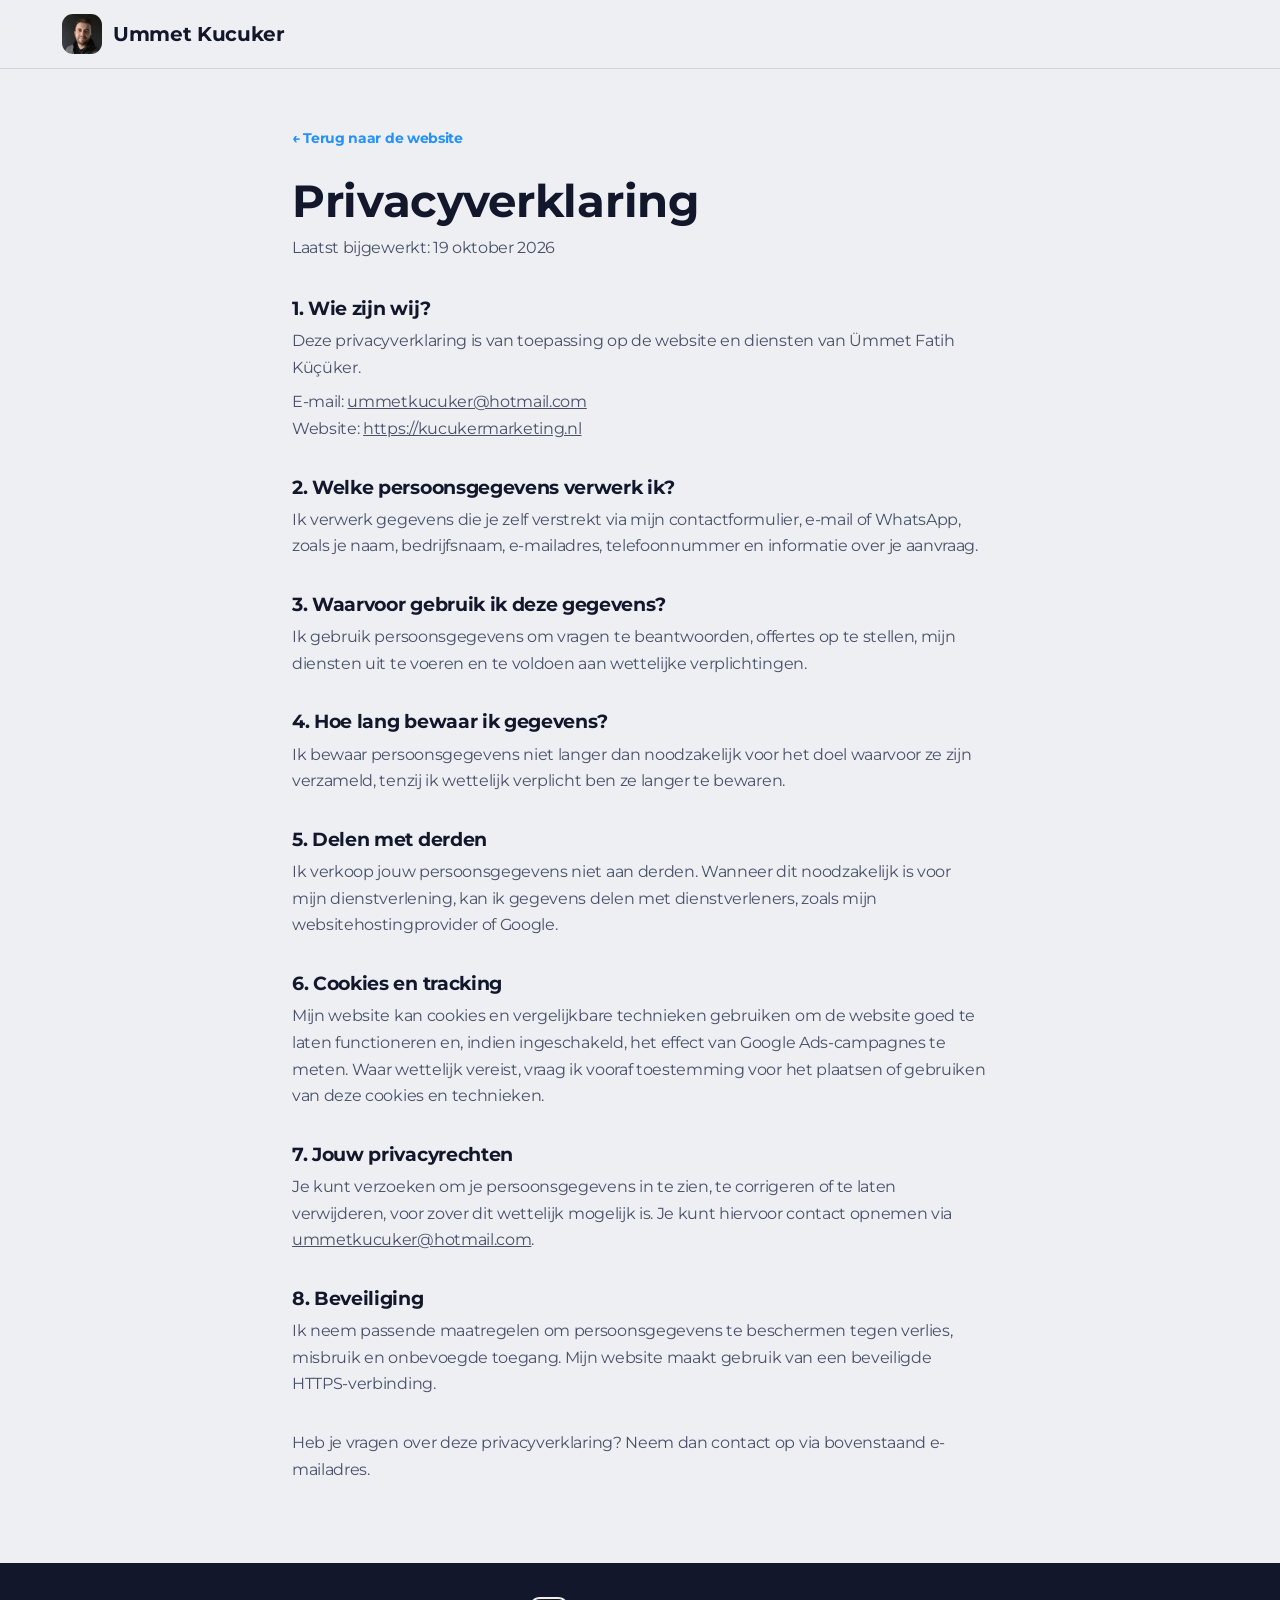
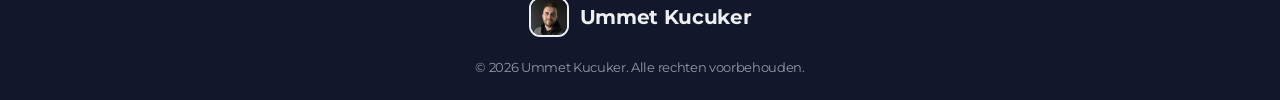
<file: privacy (1).html>
<!doctype html>
<html lang="nl">
<head>
<meta charset="UTF-8">
<meta name="viewport" content="width=device-width, initial-scale=1.0">
<title>Privacyverklaring — Ummet Kucuker</title>
<link rel="icon" type="image/png" href="[data-uri]">
<meta name="robots" content="noindex">
<link rel="preconnect" href="https://fonts.googleapis.com">
<link rel="preconnect" href="https://fonts.gstatic.com" crossorigin>
<link rel="stylesheet" href="https://fonts.googleapis.com/css2?family=Montserrat:wght@400;500;600;700;800;900&family=IBM+Plex+Mono:wght@500;600;700&display=swap">
<link rel="stylesheet" href="index.css?v=5">
<style>
  .privacy-wrap{max-width:760px;margin:0 auto;padding-block:56px 80px;}
  .privacy-wrap h1{font-size:clamp(2rem,5vw,2.8rem);margin-bottom:10px;}
  .privacy-updated{color:var(--ink-faint);font-size:0.9rem;margin-bottom:36px;}
  .privacy-wrap h2{font-size:1.2rem;margin-top:34px;margin-bottom:10px;}
  .privacy-wrap p{color:var(--ink-soft);font-size:0.98rem;line-height:1.7;margin-top:8px;}
  .privacy-wrap ul{margin-top:8px;padding-left:0;}
  .privacy-wrap li{color:var(--ink-soft);font-size:0.98rem;line-height:1.7;list-style:none;}
  .privacy-back{display:inline-flex;align-items:center;gap:6px;font-weight:700;font-size:0.9rem;color:var(--accent-ink);text-decoration:none;margin-bottom:28px;}
  .privacy-back:hover{text-decoration:underline;}
</style>
</head>
<body>

<!-- Header: logo (geen navigatie, dit is een losse pagina) -->
<header class="site-header">
  <div class="wrap header-row">
    <a href="index.html" class="logo" aria-label="Ummet Kucuker home">
      <img class="logo-mark" src="[data-uri]" alt="Ummet Kucuker logo">
      <span class="logo-text">Ummet Kucuker</span>
    </a>
  </div>
</header>

<main>
  <div class="wrap privacy-wrap">
    <a href="index.html" class="privacy-back">&larr; Terug naar de website</a>
    <h1>Privacyverklaring</h1>
    <p class="privacy-updated">Laatst bijgewerkt: 19 oktober 2026</p>

    <h2>1. Wie zijn wij?</h2>
    <p>Deze privacyverklaring is van toepassing op de website en diensten van Ümmet Fatih Küçüker.</p>
    <ul>
      <li>E-mail: <a href="mailto:ummetkucuker@hotmail.com">ummetkucuker@hotmail.com</a></li>
      <li>Website: <a href="https://kucukermarketing.nl">https://kucukermarketing.nl</a></li>
    </ul>

    <h2>2. Welke persoonsgegevens verwerk ik?</h2>
    <p>Ik verwerk gegevens die je zelf verstrekt via mijn contactformulier, e-mail of WhatsApp, zoals je naam, bedrijfsnaam, e-mailadres, telefoonnummer en informatie over je aanvraag.</p>

    <h2>3. Waarvoor gebruik ik deze gegevens?</h2>
    <p>Ik gebruik persoonsgegevens om vragen te beantwoorden, offertes op te stellen, mijn diensten uit te voeren en te voldoen aan wettelijke verplichtingen.</p>

    <h2>4. Hoe lang bewaar ik gegevens?</h2>
    <p>Ik bewaar persoonsgegevens niet langer dan noodzakelijk voor het doel waarvoor ze zijn verzameld, tenzij ik wettelijk verplicht ben ze langer te bewaren.</p>

    <h2>5. Delen met derden</h2>
    <p>Ik verkoop jouw persoonsgegevens niet aan derden. Wanneer dit noodzakelijk is voor mijn dienstverlening, kan ik gegevens delen met dienstverleners, zoals mijn websitehostingprovider of Google.</p>

    <h2>6. Cookies en tracking</h2>
    <p>Mijn website kan cookies en vergelijkbare technieken gebruiken om de website goed te laten functioneren en, indien ingeschakeld, het effect van Google Ads-campagnes te meten. Waar wettelijk vereist, vraag ik vooraf toestemming voor het plaatsen of gebruiken van deze cookies en technieken.</p>

    <h2>7. Jouw privacyrechten</h2>
    <p>Je kunt verzoeken om je persoonsgegevens in te zien, te corrigeren of te laten verwijderen, voor zover dit wettelijk mogelijk is. Je kunt hiervoor contact opnemen via <a href="mailto:ummetkucuker@hotmail.com">ummetkucuker@hotmail.com</a>.</p>

    <h2>8. Beveiliging</h2>
    <p>Ik neem passende maatregelen om persoonsgegevens te beschermen tegen verlies, misbruik en onbevoegde toegang. Mijn website maakt gebruik van een beveiligde HTTPS-verbinding.</p>

    <p style="margin-top:32px;">Heb je vragen over deze privacyverklaring? Neem dan contact op via bovenstaand e-mailadres.</p>
  </div>
</main>

<footer class="site-footer">
  <div class="wrap footer-inner">
    <div class="footer-logo">
      <img class="logo-mark" src="[data-uri]" alt="Ummet Kucuker logo">
      <span class="logo-text">Ummet Kucuker</span>
    </div>
    <div class="footer-bottom">
      <span>&copy; 2026 Ummet Kucuker. Alle rechten voorbehouden.</span>
    </div>
  </div>
</footer>

</body>
</html>
</file>
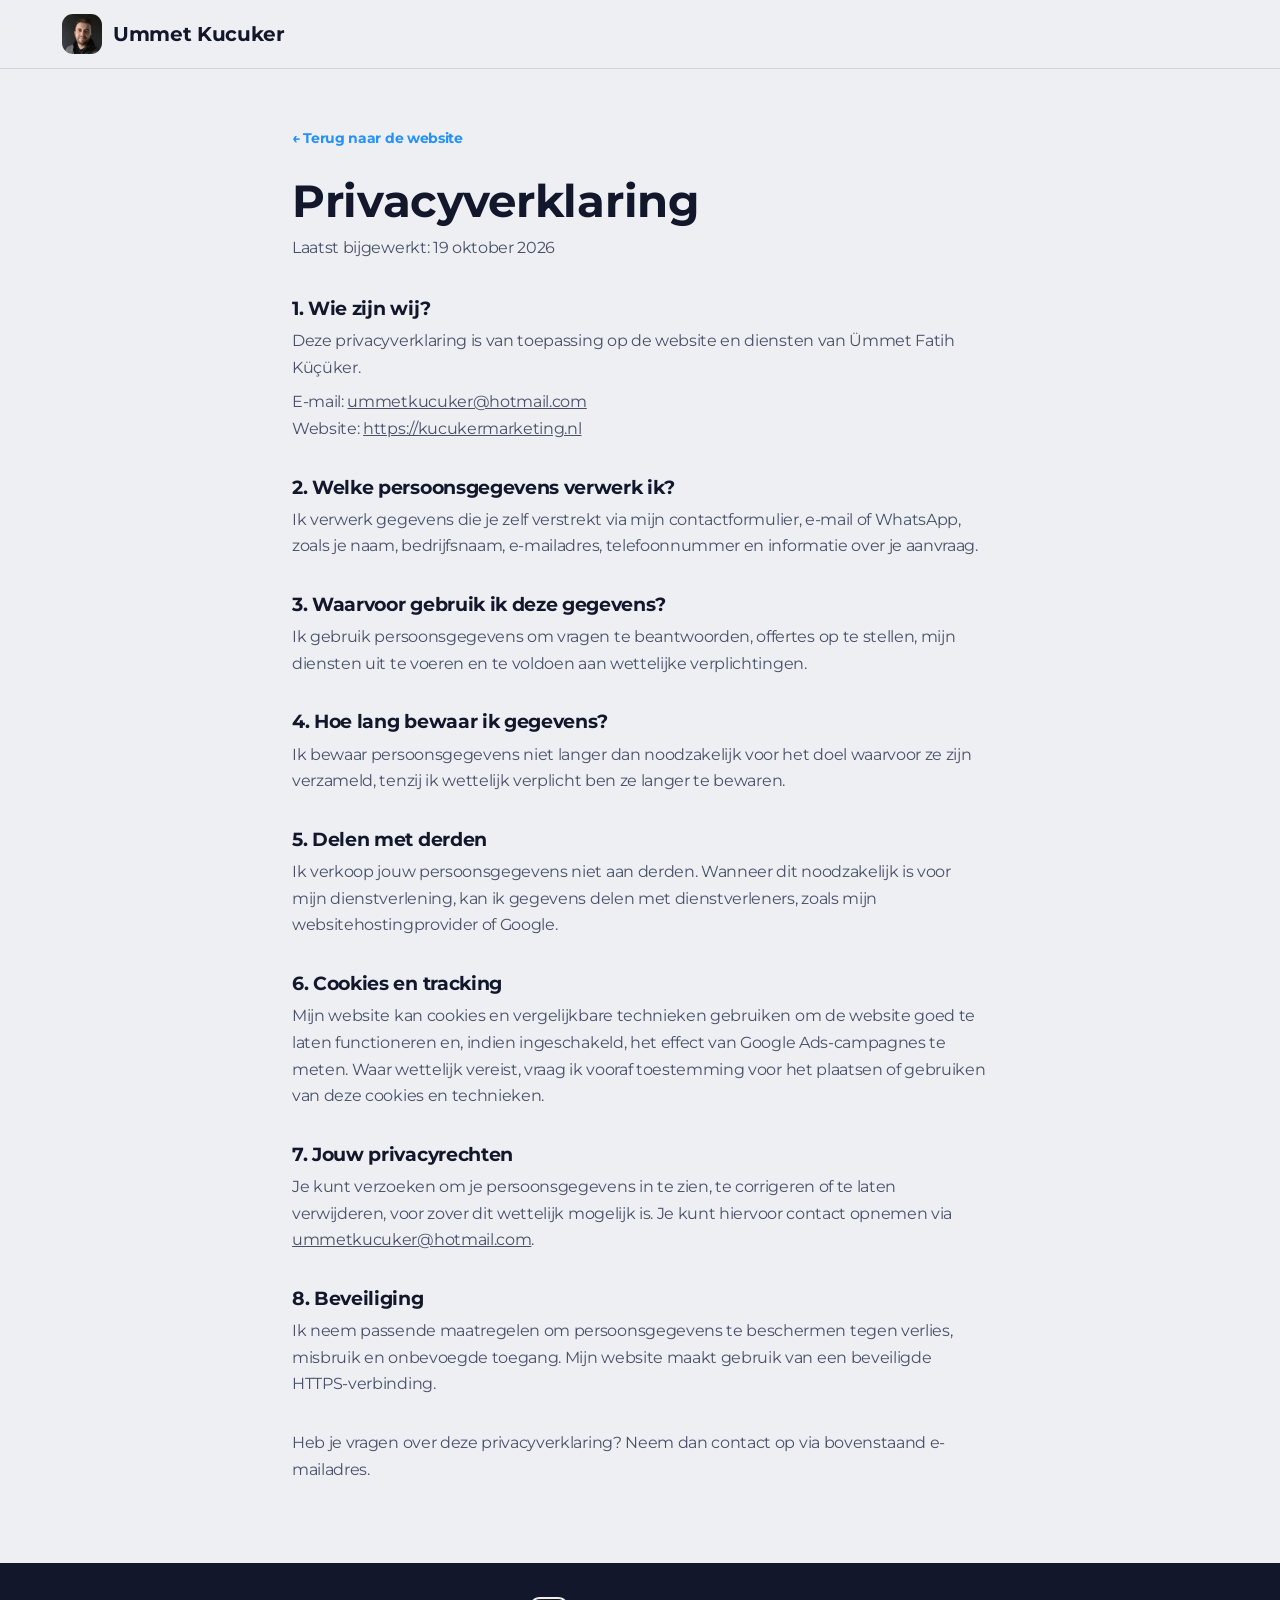
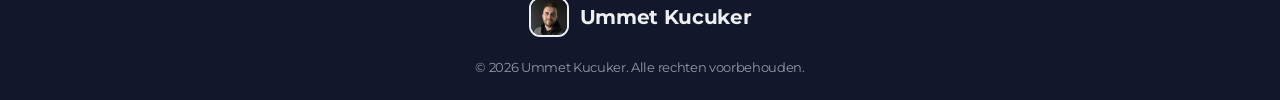
<file: privacy.html>
<!doctype html>
<html lang="nl">
<head>
<!-- Google Tag Manager -->
<script>(function(w,d,s,l,i){w[l]=w[l]||[];w[l].push({'gtm.start':
new Date().getTime(),event:'gtm.js'});var f=d.getElementsByTagName(s)[0],
j=d.createElement(s),dl=l!='dataLayer'?'&l='+l:'';j.async=true;j.src=
'https://www.googletagmanager.com/gtm.js?id='+i+dl;f.parentNode.insertBefore(j,f);
})(window,document,'script','dataLayer','GTM-M3SC5B88');</script>
<!-- End Google Tag Manager -->
<meta charset="UTF-8">
<meta name="viewport" content="width=device-width, initial-scale=1.0">
<title>Privacyverklaring — Ummet Kucuker</title>
<link rel="icon" type="image/png" href="[data-uri]">
<meta name="robots" content="noindex">
<link rel="preconnect" href="https://fonts.googleapis.com">
<link rel="preconnect" href="https://fonts.gstatic.com" crossorigin>
<link rel="stylesheet" href="https://fonts.googleapis.com/css2?family=Montserrat:wght@400;500;600;700;800;900&family=IBM+Plex+Mono:wght@500;600;700&display=swap">
<link rel="stylesheet" href="index.css?v=15">
<style>
  .privacy-wrap{max-width:760px;margin:0 auto;padding-block:56px 80px;}
  .privacy-wrap h1{font-size:clamp(2rem,5vw,2.8rem);margin-bottom:10px;}
  .privacy-updated{color:var(--ink-faint);font-size:0.9rem;margin-bottom:36px;}
  .privacy-wrap h2{font-size:1.2rem;margin-top:34px;margin-bottom:10px;}
  .privacy-wrap p{color:var(--ink-soft);font-size:0.98rem;line-height:1.7;margin-top:8px;}
  .privacy-wrap ul{margin-top:8px;padding-left:0;}
  .privacy-wrap li{color:var(--ink-soft);font-size:0.98rem;line-height:1.7;list-style:none;}
  .privacy-back{display:inline-flex;align-items:center;gap:6px;font-weight:700;font-size:0.9rem;color:var(--accent-ink);text-decoration:none;margin-bottom:28px;}
  .privacy-back:hover{text-decoration:underline;}
</style>
</head>
<body>
<!-- Google Tag Manager (noscript) -->
<noscript><iframe src="https://www.googletagmanager.com/ns.html?id=GTM-M3SC5B88"
height="0" width="0" style="display:none;visibility:hidden"></iframe></noscript>
<!-- End Google Tag Manager (noscript) -->

<!-- Header: logo (geen navigatie, dit is een losse pagina) -->
<header class="site-header">
  <div class="wrap header-row">
    <a href="index.html" class="logo" aria-label="Ummet Kucuker home">
      <img class="logo-mark" src="[data-uri]" alt="Ummet Kucuker logo">
      <span class="logo-text">Ummet Kucuker</span>
    </a>
  </div>
</header>

<main>
  <div class="wrap privacy-wrap">
    <a href="index.html" class="privacy-back">&larr; Terug naar de website</a>
    <h1>Privacyverklaring</h1>
    <p class="privacy-updated">Laatst bijgewerkt: 19 oktober 2026</p>

    <h2>1. Wie zijn wij?</h2>
    <p>Deze privacyverklaring is van toepassing op de website en diensten van Ümmet Fatih Küçüker.</p>
    <ul>
      <li>E-mail: <a href="mailto:ummetkucuker@hotmail.com">ummetkucuker@hotmail.com</a></li>
      <li>Website: <a href="https://kucukermarketing.nl">https://kucukermarketing.nl</a></li>
    </ul>

    <h2>2. Welke persoonsgegevens verwerk ik?</h2>
    <p>Ik verwerk gegevens die je zelf verstrekt via mijn contactformulier, e-mail of WhatsApp, zoals je naam, bedrijfsnaam, e-mailadres, telefoonnummer en informatie over je aanvraag.</p>

    <h2>3. Waarvoor gebruik ik deze gegevens?</h2>
    <p>Ik gebruik persoonsgegevens om vragen te beantwoorden, offertes op te stellen, mijn diensten uit te voeren en te voldoen aan wettelijke verplichtingen.</p>

    <h2>4. Hoe lang bewaar ik gegevens?</h2>
    <p>Ik bewaar persoonsgegevens niet langer dan noodzakelijk voor het doel waarvoor ze zijn verzameld, tenzij ik wettelijk verplicht ben ze langer te bewaren.</p>

    <h2>5. Delen met derden</h2>
    <p>Ik verkoop jouw persoonsgegevens niet aan derden. Wanneer dit noodzakelijk is voor mijn dienstverlening, kan ik gegevens delen met dienstverleners, zoals mijn websitehostingprovider of Google.</p>

    <h2>6. Cookies en tracking</h2>
    <p>Mijn website kan cookies en vergelijkbare technieken gebruiken om de website goed te laten functioneren en, indien ingeschakeld, het effect van Google Ads-campagnes te meten. Waar wettelijk vereist, vraag ik vooraf toestemming voor het plaatsen of gebruiken van deze cookies en technieken.</p>

    <h2>7. Jouw privacyrechten</h2>
    <p>Je kunt verzoeken om je persoonsgegevens in te zien, te corrigeren of te laten verwijderen, voor zover dit wettelijk mogelijk is. Je kunt hiervoor contact opnemen via <a href="mailto:ummetkucuker@hotmail.com">ummetkucuker@hotmail.com</a>.</p>

    <h2>8. Beveiliging</h2>
    <p>Ik neem passende maatregelen om persoonsgegevens te beschermen tegen verlies, misbruik en onbevoegde toegang. Mijn website maakt gebruik van een beveiligde HTTPS-verbinding.</p>

    <p style="margin-top:32px;">Heb je vragen over deze privacyverklaring? Neem dan contact op via bovenstaand e-mailadres.</p>
  </div>
</main>

<footer class="site-footer">
  <div class="wrap footer-inner">
    <div class="footer-logo">
      <img class="logo-mark" src="[data-uri]" alt="Ummet Kucuker logo">
      <span class="logo-text">Ummet Kucuker</span>
    </div>
    <div class="footer-bottom">
      <span>&copy; 2026 Ummet Kucuker. Alle rechten voorbehouden.</span>
    </div>
  </div>
</footer>

</body>
</html>
</file>
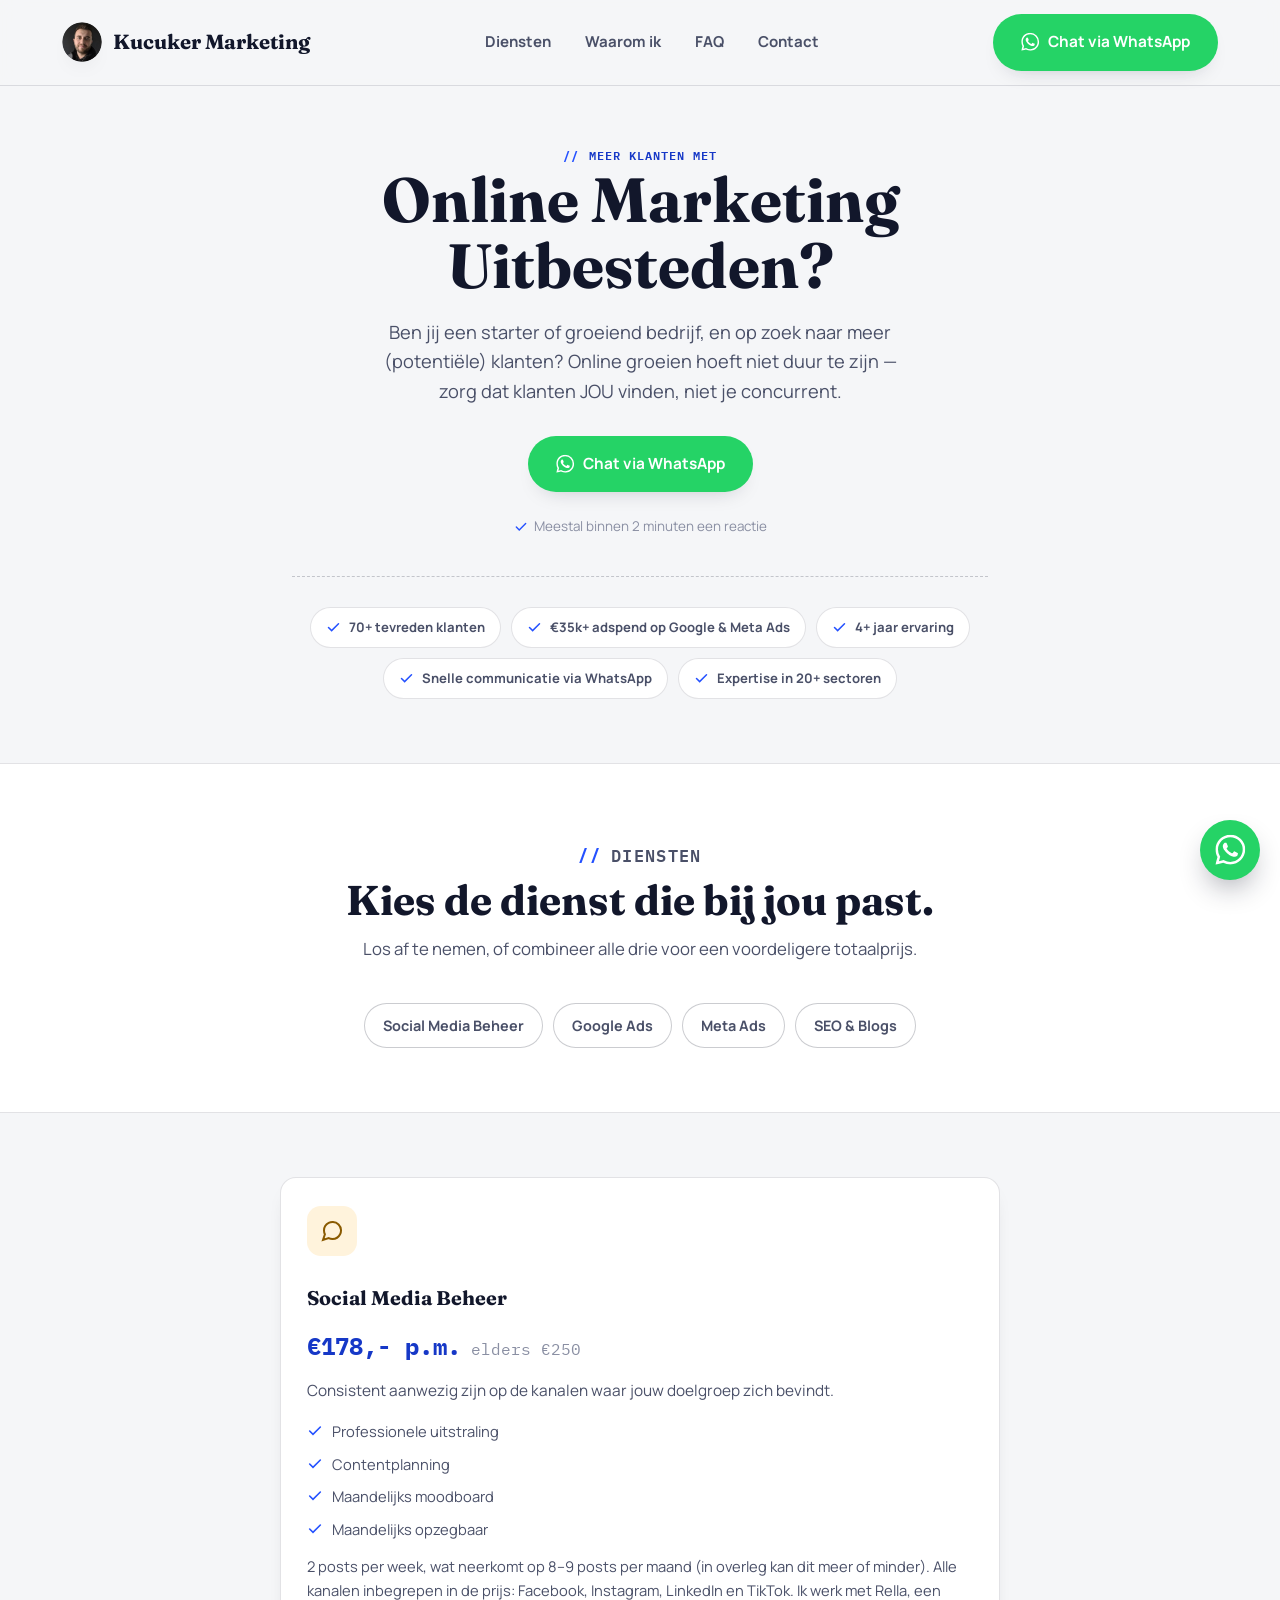
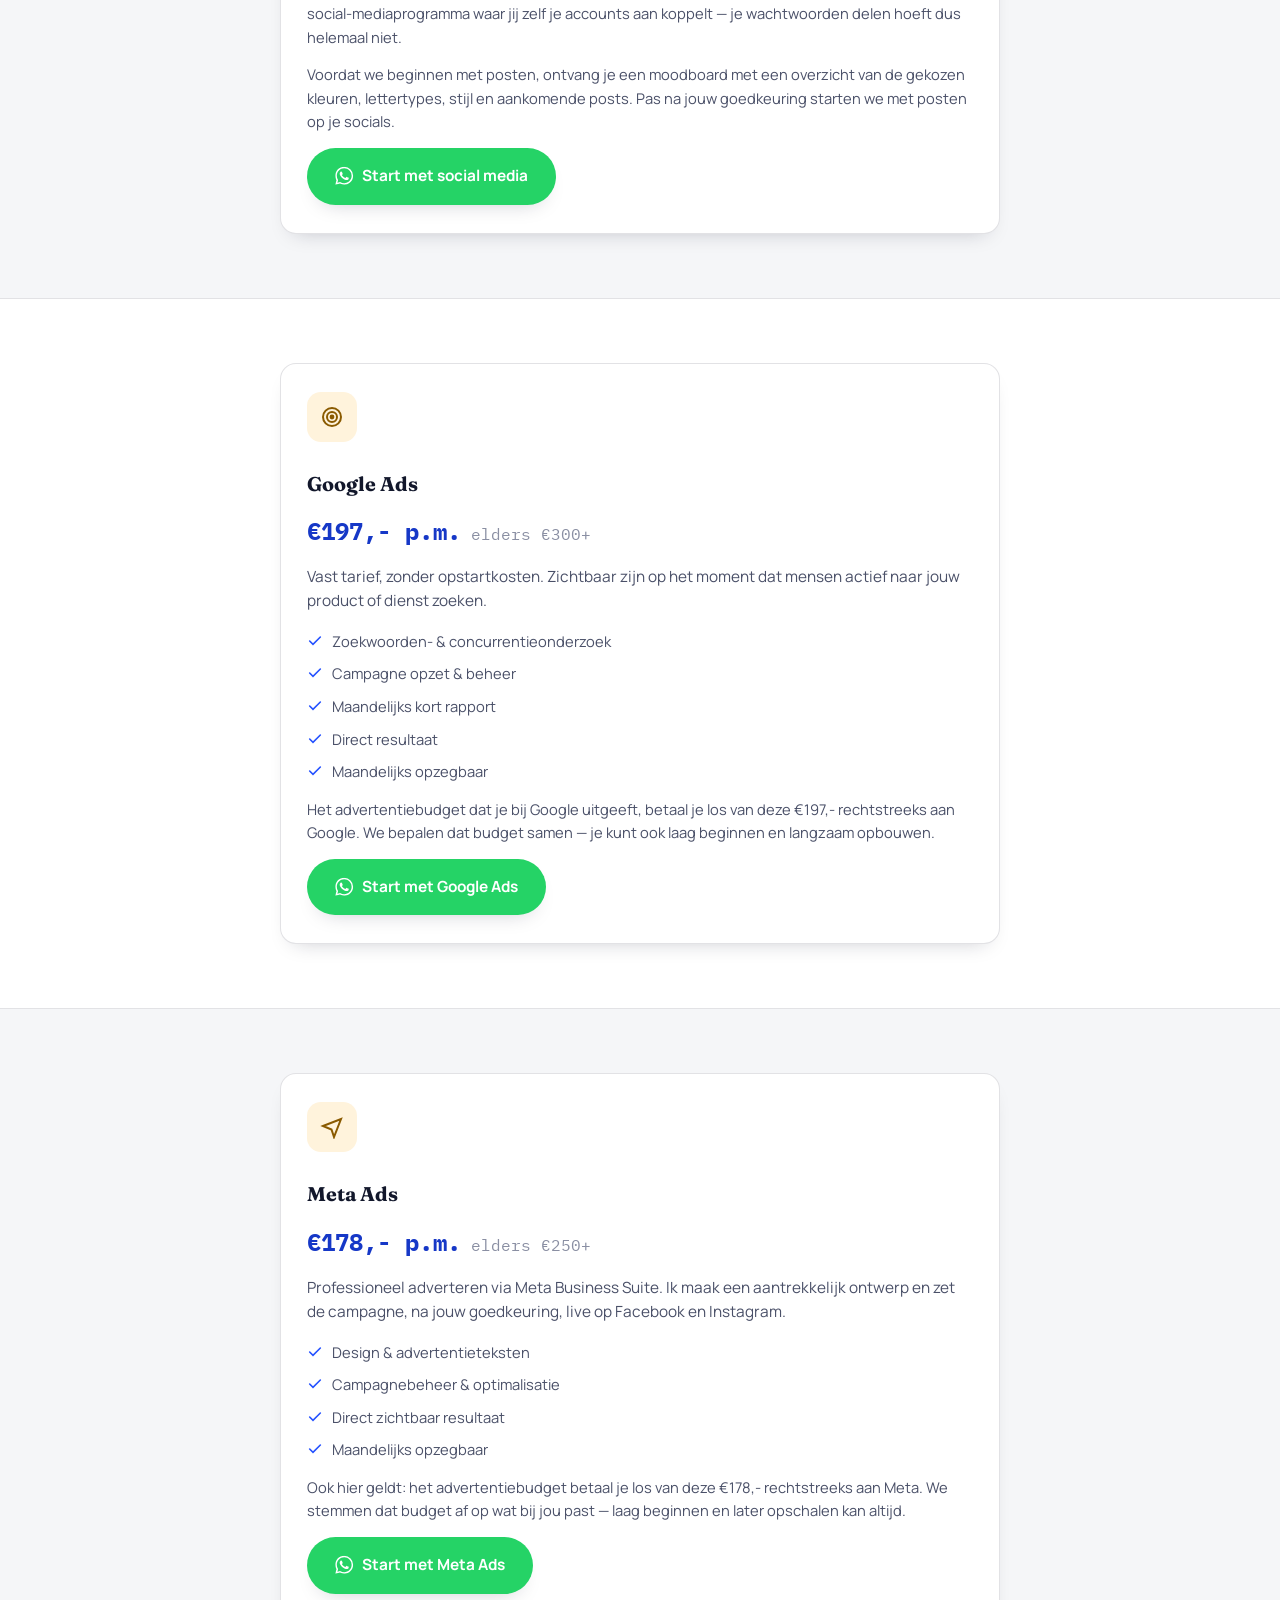
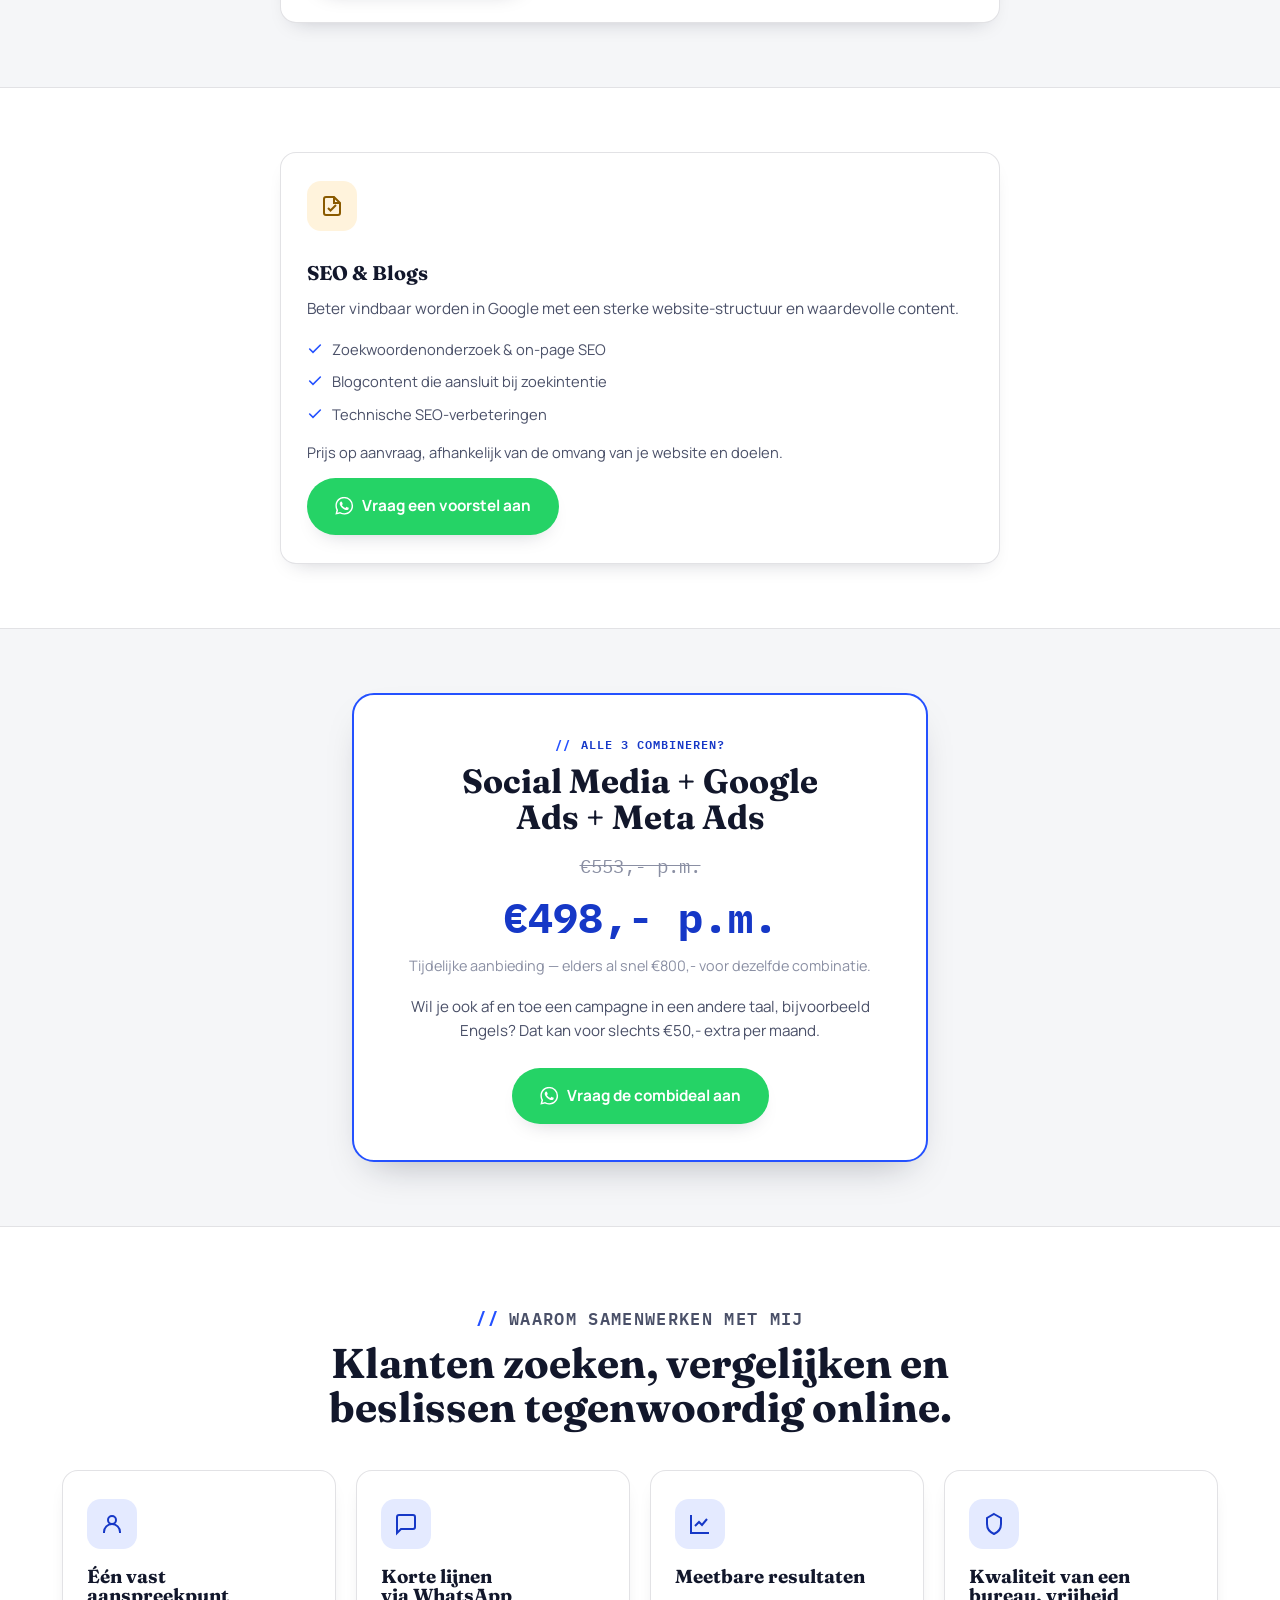
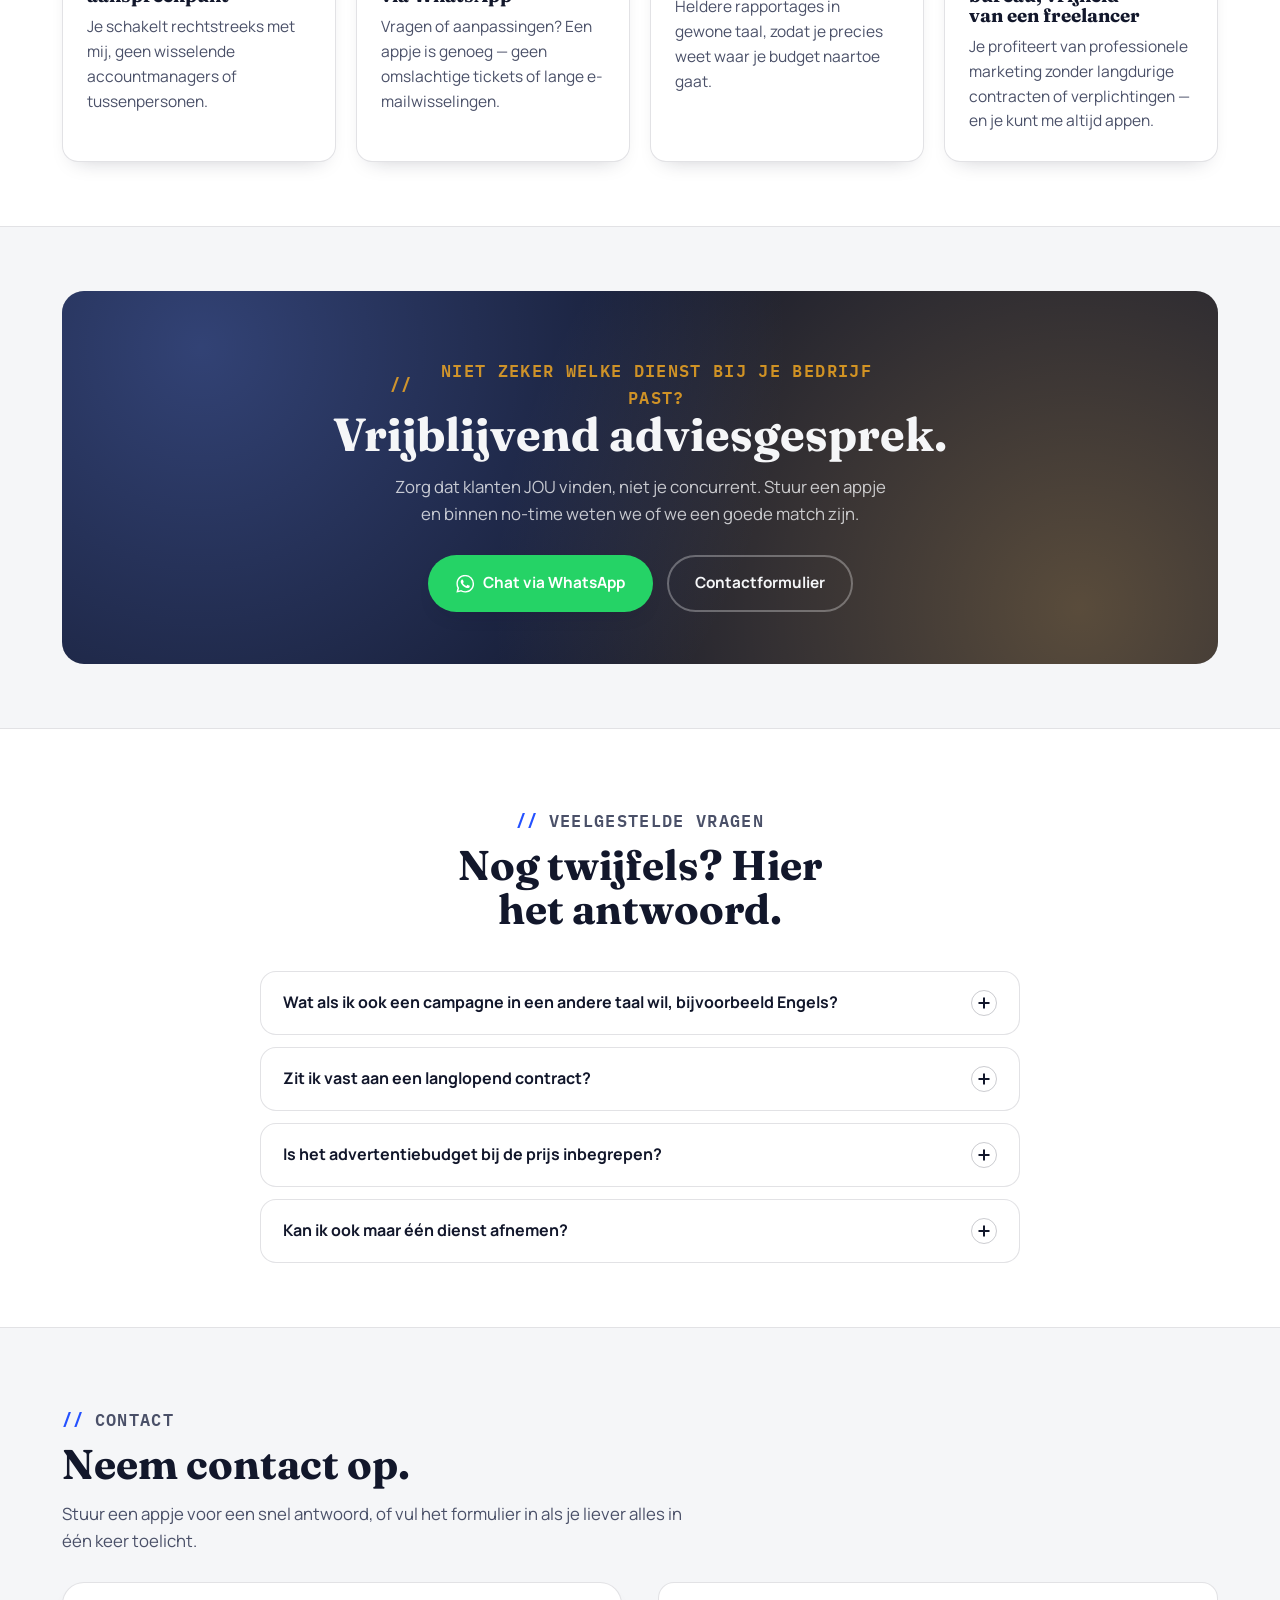
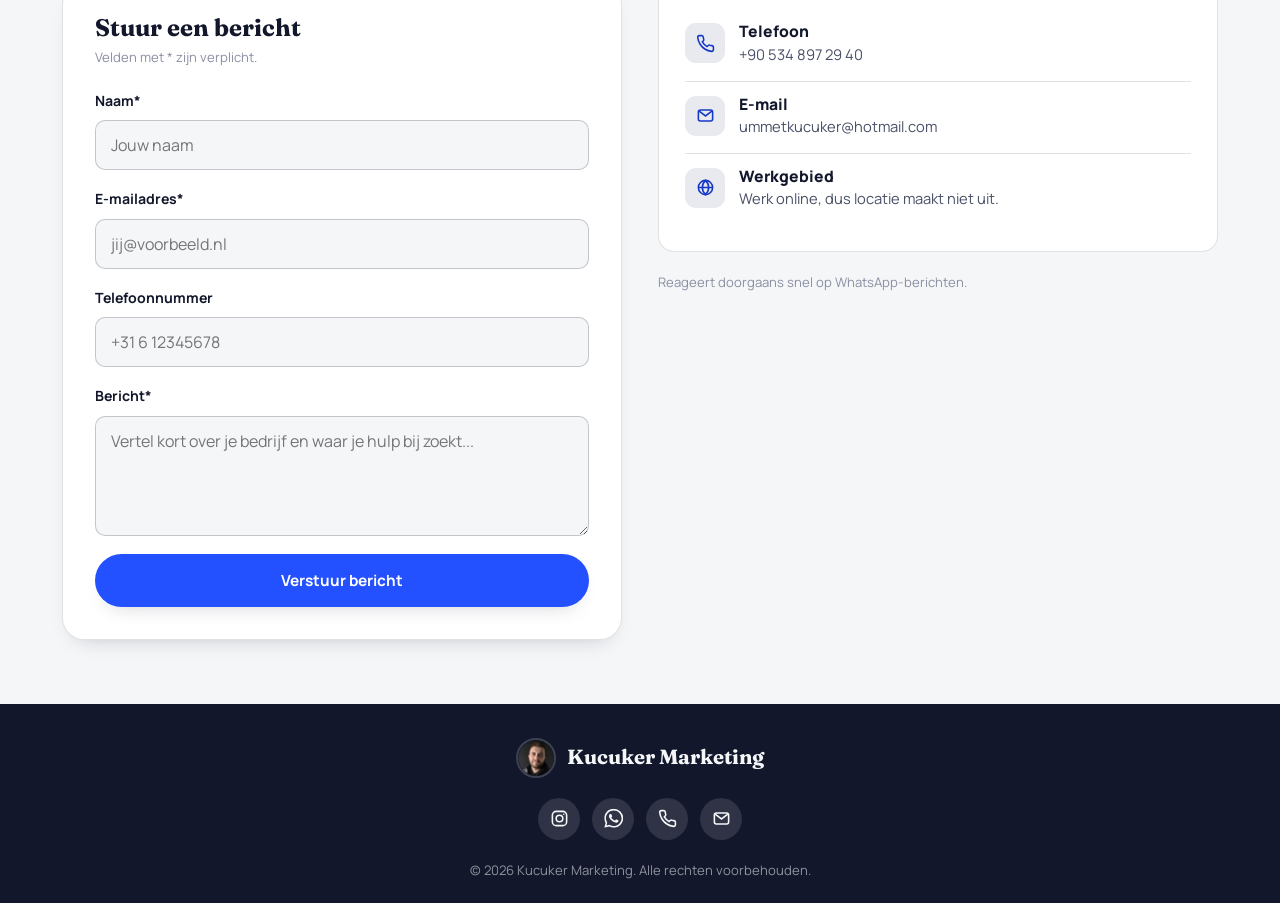
<file: kucukermarketing/kucuker-marketing.html>
<!doctype html>
<html lang="nl">
<head>
<meta charset="UTF-8">
<meta name="viewport" content="width=device-width, initial-scale=1.0">
<title>Kucuker Marketing | Online Marketing Bureau</title>
<link rel="preconnect" href="https://fonts.googleapis.com">
<link rel="preconnect" href="https://fonts.gstatic.com" crossorigin>
<link rel="stylesheet" href="https://fonts.googleapis.com/css2?family=Fraunces:opsz,wght@9..144,500;9..144,600;9..144,700;9..144,800;9..144,900&family=Manrope:wght@400;500;600;700;800&family=IBM+Plex+Mono:wght@500;600;700&display=swap">
<link rel="stylesheet" href="kucuker-marketing.css">
<script type="application/ld+json">
{
  "@context": "https://schema.org",
  "@type": "ProfessionalService",
  "name": "Kucuker Marketing",
  "url": "https://kucukermarketing.nl",
  "description": "Online marketing uitbesteden: social media beheer, Google Ads, Meta Ads en SEO & blogs voor zzp'ers en MKB.",
  "telephone": "+90 534 897 29 40",
  "areaServed": "Online / op afstand",
  "makesOffer": [
    {"@type":"Offer","itemOffered":{"@type":"Service","name":"Social Media Beheer"}},
    {"@type":"Offer","itemOffered":{"@type":"Service","name":"Google Ads"}},
    {"@type":"Offer","itemOffered":{"@type":"Service","name":"Meta Ads"}},
    {"@type":"Offer","itemOffered":{"@type":"Service","name":"SEO & Blogs"}}
  ]
}
</script>
</head>
<body>
<header class="site-header">
  <div class="wrap header-row">
    <a href="#top" class="logo" aria-label="Kucuker Marketing home">
      <img class="logo-photo" src="[data-uri]" alt="">
      <span class="logo-text">Kucuker Marketing</span>
    </a>

    <nav class="nav" aria-label="Primair">
      <a href="#diensten" class="nav-link" data-nav="diensten">Diensten</a>
      <a href="#waarom" class="nav-link" data-nav="waarom">Waarom ik</a>
      <a href="#faq" class="nav-link" data-nav="faq">FAQ</a>
      <a href="#contact" class="nav-link" data-nav="contact">Contact</a>
    </nav>

    <div class="header-actions">
      <a href="https://wa.me/905348972940" class="btn btn-wa header-cta"><svg class="wa-icon" viewBox="0 0 24 24" fill="currentColor" width="18" height="18"><path d="M17.472 14.382c-.297-.149-1.758-.867-2.03-.967-.273-.099-.471-.148-.67.15-.197.297-.767.966-.94 1.164-.173.199-.347.223-.644.075-.297-.15-1.255-.463-2.39-1.475-.883-.788-1.48-1.761-1.653-2.059-.173-.297-.018-.458.13-.606.134-.133.298-.347.446-.52.149-.174.198-.298.298-.497.099-.198.05-.371-.025-.52-.075-.149-.669-1.612-.916-2.207-.242-.579-.487-.5-.669-.51-.173-.008-.371-.01-.57-.01-.198 0-.52.074-.792.372-.272.297-1.04 1.016-1.04 2.479 0 1.462 1.065 2.875 1.213 3.074.149.198 2.096 3.2 5.077 4.487.709.306 1.262.489 1.694.625.712.227 1.36.195 1.871.118.571-.085 1.758-.719 2.006-1.413.248-.694.248-1.289.173-1.413-.074-.124-.272-.198-.57-.347zm-5.421 7.403h-.004a9.87 9.87 0 01-5.031-1.378l-.361-.214-3.741.982.998-3.648-.235-.374a9.86 9.86 0 01-1.51-5.26c.001-5.45 4.436-9.884 9.888-9.884 2.64 0 5.122 1.03 6.988 2.898a9.825 9.825 0 012.893 6.994c-.003 5.45-4.437 9.884-9.885 9.884zm8.413-18.297A11.815 11.815 0 0012.05 0C5.495 0 .16 5.335.157 11.892c0 2.096.547 4.142 1.588 5.945L.057 24l6.305-1.654a11.882 11.882 0 005.683 1.448h.005c6.554 0 11.89-5.335 11.893-11.893a11.821 11.821 0 00-3.48-8.413z"/></svg>Chat via WhatsApp</a>
      <button class="menu-toggle" id="menuToggle" aria-expanded="false" aria-controls="mobilePanel" aria-label="Open menu">
        <svg id="iconMenu" width="20" height="20" viewBox="0 0 24 24" fill="none" stroke="currentColor" stroke-width="2.4" stroke-linecap="round"><path d="M3 6h18M3 12h18M3 18h18"/></svg>
        <svg id="iconClose" width="20" height="20" viewBox="0 0 24 24" fill="none" stroke="currentColor" stroke-width="2.4" stroke-linecap="round" hidden><path d="M6 6l12 12M18 6L6 18"/></svg>
      </button>
    </div>
  </div>

  <nav class="mobile-panel" id="mobilePanel" aria-label="Mobiel">
    <a href="#diensten" class="nav-link" data-nav="diensten">Diensten</a>
    <a href="#waarom" class="nav-link" data-nav="waarom">Waarom ik</a>
    <a href="#faq" class="nav-link" data-nav="faq">FAQ</a>
    <a href="#contact" class="nav-link" data-nav="contact">Contact</a>
    <a href="https://wa.me/905348972940" class="btn btn-wa"><svg class="wa-icon" viewBox="0 0 24 24" fill="currentColor" width="18" height="18"><path d="M17.472 14.382c-.297-.149-1.758-.867-2.03-.967-.273-.099-.471-.148-.67.15-.197.297-.767.966-.94 1.164-.173.199-.347.223-.644.075-.297-.15-1.255-.463-2.39-1.475-.883-.788-1.48-1.761-1.653-2.059-.173-.297-.018-.458.13-.606.134-.133.298-.347.446-.52.149-.174.198-.298.298-.497.099-.198.05-.371-.025-.52-.075-.149-.669-1.612-.916-2.207-.242-.579-.487-.5-.669-.51-.173-.008-.371-.01-.57-.01-.198 0-.52.074-.792.372-.272.297-1.04 1.016-1.04 2.479 0 1.462 1.065 2.875 1.213 3.074.149.198 2.096 3.2 5.077 4.487.709.306 1.262.489 1.694.625.712.227 1.36.195 1.871.118.571-.085 1.758-.719 2.006-1.413.248-.694.248-1.289.173-1.413-.074-.124-.272-.198-.57-.347zm-5.421 7.403h-.004a9.87 9.87 0 01-5.031-1.378l-.361-.214-3.741.982.998-3.648-.235-.374a9.86 9.86 0 01-1.51-5.26c.001-5.45 4.436-9.884 9.888-9.884 2.64 0 5.122 1.03 6.988 2.898a9.825 9.825 0 012.893 6.994c-.003 5.45-4.437 9.884-9.885 9.884zm8.413-18.297A11.815 11.815 0 0012.05 0C5.495 0 .16 5.335.157 11.892c0 2.096.547 4.142 1.588 5.945L.057 24l6.305-1.654a11.882 11.882 0 005.683 1.448h.005c6.554 0 11.89-5.335 11.893-11.893a11.821 11.821 0 00-3.48-8.413z"/></svg>Chat via WhatsApp</a>
  </nav>
</header>

<main id="top">

  <!-- ===================== HERO ===================== -->
  <section class="hero hero-solo">
    <div class="wrap">
      <div>
        <p class="eyebrow">Meer klanten met</p>
        <h1>Online Marketing<br>Uitbesteden?</h1>
        <p class="hero-lede">Ben jij een starter of groeiend bedrijf, en op zoek naar meer (potenti&euml;le) klanten? Online groeien hoeft niet duur te zijn &mdash; zorg dat klanten JOU vinden, niet je concurrent.</p>
        <div class="hero-actions">
          <a href="https://wa.me/905348972940" class="btn btn-wa"><svg class="wa-icon" viewBox="0 0 24 24" fill="currentColor" width="18" height="18"><path d="M17.472 14.382c-.297-.149-1.758-.867-2.03-.967-.273-.099-.471-.148-.67.15-.197.297-.767.966-.94 1.164-.173.199-.347.223-.644.075-.297-.15-1.255-.463-2.39-1.475-.883-.788-1.48-1.761-1.653-2.059-.173-.297-.018-.458.13-.606.134-.133.298-.347.446-.52.149-.174.198-.298.298-.497.099-.198.05-.371-.025-.52-.075-.149-.669-1.612-.916-2.207-.242-.579-.487-.5-.669-.51-.173-.008-.371-.01-.57-.01-.198 0-.52.074-.792.372-.272.297-1.04 1.016-1.04 2.479 0 1.462 1.065 2.875 1.213 3.074.149.198 2.096 3.2 5.077 4.487.709.306 1.262.489 1.694.625.712.227 1.36.195 1.871.118.571-.085 1.758-.719 2.006-1.413.248-.694.248-1.289.173-1.413-.074-.124-.272-.198-.57-.347zm-5.421 7.403h-.004a9.87 9.87 0 01-5.031-1.378l-.361-.214-3.741.982.998-3.648-.235-.374a9.86 9.86 0 01-1.51-5.26c.001-5.45 4.436-9.884 9.888-9.884 2.64 0 5.122 1.03 6.988 2.898a9.825 9.825 0 012.893 6.994c-.003 5.45-4.437 9.884-9.885 9.884zm8.413-18.297A11.815 11.815 0 0012.05 0C5.495 0 .16 5.335.157 11.892c0 2.096.547 4.142 1.588 5.945L.057 24l6.305-1.654a11.882 11.882 0 005.683 1.448h.005c6.554 0 11.89-5.335 11.893-11.893a11.821 11.821 0 00-3.48-8.413z"/></svg>Chat via WhatsApp</a>
          <p class="wa-note"><svg viewBox="0 0 24 24" fill="none" stroke="currentColor" stroke-width="2.4" stroke-linecap="round"><path d="M20 6L9 17l-5-5"/></svg>Meestal binnen 2 minuten een reactie</p>
        </div>

        <div class="tag-strip">
          <span class="tag-chip"><svg viewBox="0 0 24 24" fill="none" stroke="currentColor" stroke-width="2.4" stroke-linecap="round"><path d="M20 6L9 17l-5-5"/></svg>70+ tevreden klanten</span>
          <span class="tag-chip"><svg viewBox="0 0 24 24" fill="none" stroke="currentColor" stroke-width="2.4" stroke-linecap="round"><path d="M20 6L9 17l-5-5"/></svg>&euro;35k+ adspend op Google &amp; Meta Ads</span>
          <span class="tag-chip"><svg viewBox="0 0 24 24" fill="none" stroke="currentColor" stroke-width="2.4" stroke-linecap="round"><path d="M20 6L9 17l-5-5"/></svg>4+ jaar ervaring</span>
          <span class="tag-chip"><svg viewBox="0 0 24 24" fill="none" stroke="currentColor" stroke-width="2.4" stroke-linecap="round"><path d="M20 6L9 17l-5-5"/></svg>Snelle communicatie via WhatsApp</span>
          <span class="tag-chip"><svg viewBox="0 0 24 24" fill="none" stroke="currentColor" stroke-width="2.4" stroke-linecap="round"><path d="M20 6L9 17l-5-5"/></svg>Expertise in 20+ sectoren</span>
        </div>
      </div>
    </div>
  </section>

  <!-- ===================== DIENSTEN ===================== -->
  <section class="section section-alt" id="diensten">
    <div class="wrap">
      <div class="section-head" style="margin-inline:auto;text-align:center;">
        <p class="eyebrow" style="justify-content:center;">Diensten</p>
        <h2>Kies de dienst die bij jou past.</h2>
        <p style="margin-inline:auto;">Los af te nemen, of combineer alle drie voor een voordeligere totaalprijs.</p>
      </div>
      <nav class="pill-nav" aria-label="Spring naar dienst">
        <a href="#socialmedia">Social Media Beheer</a>
        <a href="#google-ads">Google Ads</a>
        <a href="#meta-ads">Meta Ads</a>
        <a href="#seo-blogs">SEO &amp; Blogs</a>
      </nav>
    </div>
  </section>

  <!-- ===== Social Media Beheer ===== -->
  <section class="section" id="socialmedia">
    <div class="wrap">
      <div class="services-grid" style="grid-template-columns:1fr;max-width:720px;margin-inline:auto;">
        <div class="service-card">
          <div class="benefit-icon"><svg viewBox="0 0 24 24" fill="none" stroke="currentColor" stroke-width="2"><path d="M21 11.5a8.4 8.4 0 01-.9 3.8 8.5 8.5 0 01-7.6 4.7 8.4 8.4 0 01-3.8-.9L3 21l1.9-5.7a8.4 8.4 0 01-.9-3.8 8.5 8.5 0 014.7-7.6 8.4 8.4 0 013.8-.9h.5a8.48 8.48 0 018 8v.5z"/></svg></div>
          <h3>Social Media Beheer</h3>
          <div class="price-line"><span class="now">&euro;178,- p.m.</span><span class="was">elders &euro;250</span></div>
          <p>Consistent aanwezig zijn op de kanalen waar jouw doelgroep zich bevindt.</p>
          <ul class="service-list">
            <li><svg viewBox="0 0 24 24" fill="none" stroke="currentColor" stroke-width="2.4" stroke-linecap="round"><path d="M20 6L9 17l-5-5"/></svg>Professionele uitstraling</li>
            <li><svg viewBox="0 0 24 24" fill="none" stroke="currentColor" stroke-width="2.4" stroke-linecap="round"><path d="M20 6L9 17l-5-5"/></svg>Contentplanning</li>
            <li><svg viewBox="0 0 24 24" fill="none" stroke="currentColor" stroke-width="2.4" stroke-linecap="round"><path d="M20 6L9 17l-5-5"/></svg>Maandelijks moodboard</li>
            <li><svg viewBox="0 0 24 24" fill="none" stroke="currentColor" stroke-width="2.4" stroke-linecap="round"><path d="M20 6L9 17l-5-5"/></svg>Maandelijks opzegbaar</li>
          </ul>
          <p style="color:var(--ink-soft);font-size:0.92rem;">2 posts per week, wat neerkomt op 8&ndash;9 posts per maand (in overleg kan dit meer of minder). Alle kanalen inbegrepen in de prijs: Facebook, Instagram, LinkedIn en TikTok. Ik werk met Rella, een social-mediaprogramma waar jij zelf je accounts aan koppelt &mdash; je wachtwoorden delen hoeft dus helemaal niet.</p>
          <p style="color:var(--ink-soft);font-size:0.92rem;">Voordat we beginnen met posten, ontvang je een moodboard met een overzicht van de gekozen kleuren, lettertypes, stijl en aankomende posts. Pas na jouw goedkeuring starten we met posten op je socials.</p>
          <a href="https://wa.me/905348972940" class="btn btn-wa" style="align-self:flex-start;"><svg class="wa-icon" viewBox="0 0 24 24" fill="currentColor" width="18" height="18"><path d="M17.472 14.382c-.297-.149-1.758-.867-2.03-.967-.273-.099-.471-.148-.67.15-.197.297-.767.966-.94 1.164-.173.199-.347.223-.644.075-.297-.15-1.255-.463-2.39-1.475-.883-.788-1.48-1.761-1.653-2.059-.173-.297-.018-.458.13-.606.134-.133.298-.347.446-.52.149-.174.198-.298.298-.497.099-.198.05-.371-.025-.52-.075-.149-.669-1.612-.916-2.207-.242-.579-.487-.5-.669-.51-.173-.008-.371-.01-.57-.01-.198 0-.52.074-.792.372-.272.297-1.04 1.016-1.04 2.479 0 1.462 1.065 2.875 1.213 3.074.149.198 2.096 3.2 5.077 4.487.709.306 1.262.489 1.694.625.712.227 1.36.195 1.871.118.571-.085 1.758-.719 2.006-1.413.248-.694.248-1.289.173-1.413-.074-.124-.272-.198-.57-.347zm-5.421 7.403h-.004a9.87 9.87 0 01-5.031-1.378l-.361-.214-3.741.982.998-3.648-.235-.374a9.86 9.86 0 01-1.51-5.26c.001-5.45 4.436-9.884 9.888-9.884 2.64 0 5.122 1.03 6.988 2.898a9.825 9.825 0 012.893 6.994c-.003 5.45-4.437 9.884-9.885 9.884zm8.413-18.297A11.815 11.815 0 0012.05 0C5.495 0 .16 5.335.157 11.892c0 2.096.547 4.142 1.588 5.945L.057 24l6.305-1.654a11.882 11.882 0 005.683 1.448h.005c6.554 0 11.89-5.335 11.893-11.893a11.821 11.821 0 00-3.48-8.413z"/></svg>Start met social media</a>
        </div>
      </div>
    </div>
  </section>

  <!-- ===== Google Ads ===== -->
  <section class="section section-alt" id="google-ads">
    <div class="wrap">
      <div class="services-grid" style="grid-template-columns:1fr;max-width:720px;margin-inline:auto;">
        <div class="service-card">
          <div class="benefit-icon"><svg viewBox="0 0 24 24" fill="none" stroke="currentColor" stroke-width="2"><circle cx="12" cy="12" r="9"/><circle cx="12" cy="12" r="5"/><circle cx="12" cy="12" r="1.4" fill="currentColor"/></svg></div>
          <h3>Google Ads</h3>
          <div class="price-line"><span class="now">&euro;197,- p.m.</span><span class="was">elders &euro;300+</span></div>
          <p>Vast tarief, zonder opstartkosten. Zichtbaar zijn op het moment dat mensen actief naar jouw product of dienst zoeken.</p>
          <ul class="service-list">
            <li><svg viewBox="0 0 24 24" fill="none" stroke="currentColor" stroke-width="2.4" stroke-linecap="round"><path d="M20 6L9 17l-5-5"/></svg>Zoekwoorden- &amp; concurrentieonderzoek</li>
            <li><svg viewBox="0 0 24 24" fill="none" stroke="currentColor" stroke-width="2.4" stroke-linecap="round"><path d="M20 6L9 17l-5-5"/></svg>Campagne opzet &amp; beheer</li>
            <li><svg viewBox="0 0 24 24" fill="none" stroke="currentColor" stroke-width="2.4" stroke-linecap="round"><path d="M20 6L9 17l-5-5"/></svg>Maandelijks kort rapport</li>
            <li><svg viewBox="0 0 24 24" fill="none" stroke="currentColor" stroke-width="2.4" stroke-linecap="round"><path d="M20 6L9 17l-5-5"/></svg>Direct resultaat</li>
            <li><svg viewBox="0 0 24 24" fill="none" stroke="currentColor" stroke-width="2.4" stroke-linecap="round"><path d="M20 6L9 17l-5-5"/></svg>Maandelijks opzegbaar</li>
          </ul>
          <p style="color:var(--ink-soft);font-size:0.92rem;">Het advertentiebudget dat je bij Google uitgeeft, betaal je los van deze &euro;197,- rechtstreeks aan Google. We bepalen dat budget samen &mdash; je kunt ook laag beginnen en langzaam opbouwen.</p>
          <a href="https://wa.me/905348972940" class="btn btn-wa" style="align-self:flex-start;"><svg class="wa-icon" viewBox="0 0 24 24" fill="currentColor" width="18" height="18"><path d="M17.472 14.382c-.297-.149-1.758-.867-2.03-.967-.273-.099-.471-.148-.67.15-.197.297-.767.966-.94 1.164-.173.199-.347.223-.644.075-.297-.15-1.255-.463-2.39-1.475-.883-.788-1.48-1.761-1.653-2.059-.173-.297-.018-.458.13-.606.134-.133.298-.347.446-.52.149-.174.198-.298.298-.497.099-.198.05-.371-.025-.52-.075-.149-.669-1.612-.916-2.207-.242-.579-.487-.5-.669-.51-.173-.008-.371-.01-.57-.01-.198 0-.52.074-.792.372-.272.297-1.04 1.016-1.04 2.479 0 1.462 1.065 2.875 1.213 3.074.149.198 2.096 3.2 5.077 4.487.709.306 1.262.489 1.694.625.712.227 1.36.195 1.871.118.571-.085 1.758-.719 2.006-1.413.248-.694.248-1.289.173-1.413-.074-.124-.272-.198-.57-.347zm-5.421 7.403h-.004a9.87 9.87 0 01-5.031-1.378l-.361-.214-3.741.982.998-3.648-.235-.374a9.86 9.86 0 01-1.51-5.26c.001-5.45 4.436-9.884 9.888-9.884 2.64 0 5.122 1.03 6.988 2.898a9.825 9.825 0 012.893 6.994c-.003 5.45-4.437 9.884-9.885 9.884zm8.413-18.297A11.815 11.815 0 0012.05 0C5.495 0 .16 5.335.157 11.892c0 2.096.547 4.142 1.588 5.945L.057 24l6.305-1.654a11.882 11.882 0 005.683 1.448h.005c6.554 0 11.89-5.335 11.893-11.893a11.821 11.821 0 00-3.48-8.413z"/></svg>Start met Google Ads</a>
        </div>
      </div>
    </div>
  </section>

  <!-- ===== Meta Ads ===== -->
  <section class="section" id="meta-ads">
    <div class="wrap">
      <div class="services-grid" style="grid-template-columns:1fr;max-width:720px;margin-inline:auto;">
        <div class="service-card">
          <div class="benefit-icon"><svg viewBox="0 0 24 24" fill="none" stroke="currentColor" stroke-width="2"><path d="M3 11l18-7-7 18-2.5-7.5L3 11z"/></svg></div>
          <h3>Meta Ads</h3>
          <div class="price-line"><span class="now">&euro;178,- p.m.</span><span class="was">elders &euro;250+</span></div>
          <p>Professioneel adverteren via Meta Business Suite. Ik maak een aantrekkelijk ontwerp en zet de campagne, na jouw goedkeuring, live op Facebook en Instagram.</p>
          <ul class="service-list">
            <li><svg viewBox="0 0 24 24" fill="none" stroke="currentColor" stroke-width="2.4" stroke-linecap="round"><path d="M20 6L9 17l-5-5"/></svg>Design &amp; advertentieteksten</li>
            <li><svg viewBox="0 0 24 24" fill="none" stroke="currentColor" stroke-width="2.4" stroke-linecap="round"><path d="M20 6L9 17l-5-5"/></svg>Campagnebeheer &amp; optimalisatie</li>
            <li><svg viewBox="0 0 24 24" fill="none" stroke="currentColor" stroke-width="2.4" stroke-linecap="round"><path d="M20 6L9 17l-5-5"/></svg>Direct zichtbaar resultaat</li>
            <li><svg viewBox="0 0 24 24" fill="none" stroke="currentColor" stroke-width="2.4" stroke-linecap="round"><path d="M20 6L9 17l-5-5"/></svg>Maandelijks opzegbaar</li>
          </ul>
          <p style="color:var(--ink-soft);font-size:0.92rem;">Ook hier geldt: het advertentiebudget betaal je los van deze &euro;178,- rechtstreeks aan Meta. We stemmen dat budget af op wat bij jou past &mdash; laag beginnen en later opschalen kan altijd.</p>
          <a href="https://wa.me/905348972940" class="btn btn-wa" style="align-self:flex-start;"><svg class="wa-icon" viewBox="0 0 24 24" fill="currentColor" width="18" height="18"><path d="M17.472 14.382c-.297-.149-1.758-.867-2.03-.967-.273-.099-.471-.148-.67.15-.197.297-.767.966-.94 1.164-.173.199-.347.223-.644.075-.297-.15-1.255-.463-2.39-1.475-.883-.788-1.48-1.761-1.653-2.059-.173-.297-.018-.458.13-.606.134-.133.298-.347.446-.52.149-.174.198-.298.298-.497.099-.198.05-.371-.025-.52-.075-.149-.669-1.612-.916-2.207-.242-.579-.487-.5-.669-.51-.173-.008-.371-.01-.57-.01-.198 0-.52.074-.792.372-.272.297-1.04 1.016-1.04 2.479 0 1.462 1.065 2.875 1.213 3.074.149.198 2.096 3.2 5.077 4.487.709.306 1.262.489 1.694.625.712.227 1.36.195 1.871.118.571-.085 1.758-.719 2.006-1.413.248-.694.248-1.289.173-1.413-.074-.124-.272-.198-.57-.347zm-5.421 7.403h-.004a9.87 9.87 0 01-5.031-1.378l-.361-.214-3.741.982.998-3.648-.235-.374a9.86 9.86 0 01-1.51-5.26c.001-5.45 4.436-9.884 9.888-9.884 2.64 0 5.122 1.03 6.988 2.898a9.825 9.825 0 012.893 6.994c-.003 5.45-4.437 9.884-9.885 9.884zm8.413-18.297A11.815 11.815 0 0012.05 0C5.495 0 .16 5.335.157 11.892c0 2.096.547 4.142 1.588 5.945L.057 24l6.305-1.654a11.882 11.882 0 005.683 1.448h.005c6.554 0 11.89-5.335 11.893-11.893a11.821 11.821 0 00-3.48-8.413z"/></svg>Start met Meta Ads</a>
        </div>
      </div>
    </div>
  </section>

  <!-- ===== SEO & Blogs ===== -->
  <section class="section section-alt" id="seo-blogs">
    <div class="wrap">
      <div class="services-grid" style="grid-template-columns:1fr;max-width:720px;margin-inline:auto;">
        <div class="service-card">
          <div class="benefit-icon"><svg viewBox="0 0 24 24" fill="none" stroke="currentColor" stroke-width="2"><path d="M14 3H6a2 2 0 00-2 2v14a2 2 0 002 2h12a2 2 0 002-2V9z"/><path d="M14 3v6h6"/><path d="M8 14l2.5 2.5L16 11"/></svg></div>
          <h3>SEO &amp; Blogs</h3>
          <p>Beter vindbaar worden in Google met een sterke website-structuur en waardevolle content.</p>
          <ul class="service-list">
            <li><svg viewBox="0 0 24 24" fill="none" stroke="currentColor" stroke-width="2.4" stroke-linecap="round"><path d="M20 6L9 17l-5-5"/></svg>Zoekwoordenonderzoek &amp; on-page SEO</li>
            <li><svg viewBox="0 0 24 24" fill="none" stroke="currentColor" stroke-width="2.4" stroke-linecap="round"><path d="M20 6L9 17l-5-5"/></svg>Blogcontent die aansluit bij zoekintentie</li>
            <li><svg viewBox="0 0 24 24" fill="none" stroke="currentColor" stroke-width="2.4" stroke-linecap="round"><path d="M20 6L9 17l-5-5"/></svg>Technische SEO-verbeteringen</li>
          </ul>
          <p style="color:var(--ink-soft);font-size:0.92rem;">Prijs op aanvraag, afhankelijk van de omvang van je website en doelen.</p>
          <a href="https://wa.me/905348972940" class="btn btn-wa" style="align-self:flex-start;"><svg class="wa-icon" viewBox="0 0 24 24" fill="currentColor" width="18" height="18"><path d="M17.472 14.382c-.297-.149-1.758-.867-2.03-.967-.273-.099-.471-.148-.67.15-.197.297-.767.966-.94 1.164-.173.199-.347.223-.644.075-.297-.15-1.255-.463-2.39-1.475-.883-.788-1.48-1.761-1.653-2.059-.173-.297-.018-.458.13-.606.134-.133.298-.347.446-.52.149-.174.198-.298.298-.497.099-.198.05-.371-.025-.52-.075-.149-.669-1.612-.916-2.207-.242-.579-.487-.5-.669-.51-.173-.008-.371-.01-.57-.01-.198 0-.52.074-.792.372-.272.297-1.04 1.016-1.04 2.479 0 1.462 1.065 2.875 1.213 3.074.149.198 2.096 3.2 5.077 4.487.709.306 1.262.489 1.694.625.712.227 1.36.195 1.871.118.571-.085 1.758-.719 2.006-1.413.248-.694.248-1.289.173-1.413-.074-.124-.272-.198-.57-.347zm-5.421 7.403h-.004a9.87 9.87 0 01-5.031-1.378l-.361-.214-3.741.982.998-3.648-.235-.374a9.86 9.86 0 01-1.51-5.26c.001-5.45 4.436-9.884 9.888-9.884 2.64 0 5.122 1.03 6.988 2.898a9.825 9.825 0 012.893 6.994c-.003 5.45-4.437 9.884-9.885 9.884zm8.413-18.297A11.815 11.815 0 0012.05 0C5.495 0 .16 5.335.157 11.892c0 2.096.547 4.142 1.588 5.945L.057 24l6.305-1.654a11.882 11.882 0 005.683 1.448h.005c6.554 0 11.89-5.335 11.893-11.893a11.821 11.821 0 00-3.48-8.413z"/></svg>Vraag een voorstel aan</a>
        </div>
      </div>
    </div>
  </section>

  <!-- ===== Combo-aanbieding ===== -->
  <section class="section">
    <div class="wrap" style="max-width:640px;margin-inline:auto;">
      <div class="combo-card">
        <p class="eyebrow">Alle 3 combineren?</p>
        <h2 style="font-size:clamp(1.6rem,4vw,2.1rem);margin-top:8px;">Social Media + Google Ads + Meta Ads</h2>
        <div class="combo-old">&euro;553,- p.m.</div>
        <div class="combo-new">&euro;498,- p.m.</div>
        <p class="combo-elsewhere">Tijdelijke aanbieding &mdash; elders al snel &euro;800,- voor dezelfde combinatie.</p>
        <p class="combo-note">Wil je ook af en toe een campagne in een andere taal, bijvoorbeeld Engels? Dat kan voor slechts &euro;50,- extra per maand.</p>
        <div class="hero-actions" style="justify-content:center;margin-top:24px;">
          <a href="https://wa.me/905348972940" class="btn btn-wa"><svg class="wa-icon" viewBox="0 0 24 24" fill="currentColor" width="18" height="18"><path d="M17.472 14.382c-.297-.149-1.758-.867-2.03-.967-.273-.099-.471-.148-.67.15-.197.297-.767.966-.94 1.164-.173.199-.347.223-.644.075-.297-.15-1.255-.463-2.39-1.475-.883-.788-1.48-1.761-1.653-2.059-.173-.297-.018-.458.13-.606.134-.133.298-.347.446-.52.149-.174.198-.298.298-.497.099-.198.05-.371-.025-.52-.075-.149-.669-1.612-.916-2.207-.242-.579-.487-.5-.669-.51-.173-.008-.371-.01-.57-.01-.198 0-.52.074-.792.372-.272.297-1.04 1.016-1.04 2.479 0 1.462 1.065 2.875 1.213 3.074.149.198 2.096 3.2 5.077 4.487.709.306 1.262.489 1.694.625.712.227 1.36.195 1.871.118.571-.085 1.758-.719 2.006-1.413.248-.694.248-1.289.173-1.413-.074-.124-.272-.198-.57-.347zm-5.421 7.403h-.004a9.87 9.87 0 01-5.031-1.378l-.361-.214-3.741.982.998-3.648-.235-.374a9.86 9.86 0 01-1.51-5.26c.001-5.45 4.436-9.884 9.888-9.884 2.64 0 5.122 1.03 6.988 2.898a9.825 9.825 0 012.893 6.994c-.003 5.45-4.437 9.884-9.885 9.884zm8.413-18.297A11.815 11.815 0 0012.05 0C5.495 0 .16 5.335.157 11.892c0 2.096.547 4.142 1.588 5.945L.057 24l6.305-1.654a11.882 11.882 0 005.683 1.448h.005c6.554 0 11.89-5.335 11.893-11.893a11.821 11.821 0 00-3.48-8.413z"/></svg>Vraag de combideal aan</a>
        </div>
      </div>
    </div>
  </section>

  <!-- ===================== WAAROM ===================== -->
  <section class="section section-alt" id="waarom">
    <div class="wrap">
      <div class="section-head" style="margin-inline:auto;text-align:center;">
        <p class="eyebrow" style="justify-content:center;">Waarom samenwerken met mij</p>
        <h2>Klanten zoeken, vergelijken en beslissen tegenwoordig online.</h2>
      </div>
      <div class="benefits-grid">
        <div class="benefit-card">
          <div class="benefit-icon"><svg viewBox="0 0 24 24" fill="none" stroke="currentColor" stroke-width="2"><circle cx="12" cy="8" r="4"/><path d="M4 21v-1a8 8 0 0116 0v1"/></svg></div>
          <h3>&Eacute;&eacute;n vast aanspreekpunt</h3>
          <p>Je schakelt rechtstreeks met mij, geen wisselende accountmanagers of tussenpersonen.</p>
        </div>
        <div class="benefit-card">
          <div class="benefit-icon"><svg viewBox="0 0 24 24" fill="none" stroke="currentColor" stroke-width="2"><path d="M21 15a2 2 0 01-2 2H7l-4 4V5a2 2 0 012-2h14a2 2 0 012 2z"/></svg></div>
          <h3>Korte lijnen via WhatsApp</h3>
          <p>Vragen of aanpassingen? Een appje is genoeg &mdash; geen omslachtige tickets of lange e-mailwisselingen.</p>
        </div>
        <div class="benefit-card">
          <div class="benefit-icon"><svg viewBox="0 0 24 24" fill="none" stroke="currentColor" stroke-width="2"><path d="M3 3v18h18"/><path d="M7 14l4-4 3 3 5-6"/></svg></div>
          <h3>Meetbare resultaten</h3>
          <p>Heldere rapportages in gewone taal, zodat je precies weet waar je budget naartoe gaat.</p>
        </div>
        <div class="benefit-card">
          <div class="benefit-icon"><svg viewBox="0 0 24 24" fill="none" stroke="currentColor" stroke-width="2"><path d="M12 2l7 4v6c0 5-3.5 8.5-7 10-3.5-1.5-7-5-7-10V6z"/></svg></div>
          <h3>Kwaliteit van een bureau, vrijheid van een freelancer</h3>
          <p>Je profiteert van professionele marketing zonder langdurige contracten of verplichtingen &mdash; en je kunt me altijd appen.</p>
        </div>
      </div>
    </div>
  </section>

  <!-- ===================== CTA ===================== -->
  <section class="section">
    <div class="wrap">
      <div class="cta-banner">
        <p class="eyebrow">Niet zeker welke dienst bij je bedrijf past?</p>
        <h2>Vrijblijvend adviesgesprek.</h2>
        <p>Zorg dat klanten JOU vinden, niet je concurrent. Stuur een appje en binnen no-time weten we of we een goede match zijn.</p>
        <div class="hero-actions">
          <a href="https://wa.me/905348972940" class="btn btn-wa"><svg class="wa-icon" viewBox="0 0 24 24" fill="currentColor" width="18" height="18"><path d="M17.472 14.382c-.297-.149-1.758-.867-2.03-.967-.273-.099-.471-.148-.67.15-.197.297-.767.966-.94 1.164-.173.199-.347.223-.644.075-.297-.15-1.255-.463-2.39-1.475-.883-.788-1.48-1.761-1.653-2.059-.173-.297-.018-.458.13-.606.134-.133.298-.347.446-.52.149-.174.198-.298.298-.497.099-.198.05-.371-.025-.52-.075-.149-.669-1.612-.916-2.207-.242-.579-.487-.5-.669-.51-.173-.008-.371-.01-.57-.01-.198 0-.52.074-.792.372-.272.297-1.04 1.016-1.04 2.479 0 1.462 1.065 2.875 1.213 3.074.149.198 2.096 3.2 5.077 4.487.709.306 1.262.489 1.694.625.712.227 1.36.195 1.871.118.571-.085 1.758-.719 2.006-1.413.248-.694.248-1.289.173-1.413-.074-.124-.272-.198-.57-.347zm-5.421 7.403h-.004a9.87 9.87 0 01-5.031-1.378l-.361-.214-3.741.982.998-3.648-.235-.374a9.86 9.86 0 01-1.51-5.26c.001-5.45 4.436-9.884 9.888-9.884 2.64 0 5.122 1.03 6.988 2.898a9.825 9.825 0 012.893 6.994c-.003 5.45-4.437 9.884-9.885 9.884zm8.413-18.297A11.815 11.815 0 0012.05 0C5.495 0 .16 5.335.157 11.892c0 2.096.547 4.142 1.588 5.945L.057 24l6.305-1.654a11.882 11.882 0 005.683 1.448h.005c6.554 0 11.89-5.335 11.893-11.893a11.821 11.821 0 00-3.48-8.413z"/></svg>Chat via WhatsApp</a>
          <a href="#contact" class="btn btn-outline">Contactformulier</a>
        </div>
      </div>
    </div>
  </section>

  <!-- ===================== FAQ ===================== -->
  <section class="section section-alt" id="faq">
    <div class="wrap">
      <div class="section-head" style="margin-inline:auto;text-align:center;">
        <p class="eyebrow" style="justify-content:center;">Veelgestelde vragen</p>
        <h2>Nog twijfels? Hier het antwoord.</h2>
      </div>
      <div class="faq-list" style="margin-inline:auto;">
        <details class="faq-item">
          <summary>Wat als ik ook een campagne in een andere taal wil, bijvoorbeeld Engels?<span class="plus"></span></summary>
          <div class="faq-body">Dat kan gewoon &mdash; een extra campagne in een andere taal kost slechts &euro;50,- extra per maand.</div>
        </details>
        <details class="faq-item">
          <summary>Zit ik vast aan een langlopend contract?<span class="plus"></span></summary>
          <div class="faq-body">Nee. Alle diensten zijn maandelijks opzegbaar, zonder lange looptijden of aansluitkosten.</div>
        </details>
        <details class="faq-item">
          <summary>Is het advertentiebudget bij de prijs inbegrepen?<span class="plus"></span></summary>
          <div class="faq-body">Nee. De genoemde prijzen zijn voor mijn beheer en werk. Het advertentiebudget dat je bij Google of Meta uitgeeft, betaal je daarnaast rechtstreeks &mdash; we bepalen dat budget samen, en je kunt laag beginnen en later opschalen.</div>
        </details>
        <details class="faq-item">
          <summary>Kan ik ook maar &eacute;&eacute;n dienst afnemen?<span class="plus"></span></summary>
          <div class="faq-body">Zeker. Je kiest zelf of je &eacute;&eacute;n dienst afneemt, of de combinatie van alle drie voor een voordeligere totaalprijs.</div>
        </details>
      </div>
    </div>
  </section>

  <!-- ===================== CONTACT ===================== -->
  <section class="section" id="contact">
    <div class="wrap">
      <div class="section-head" style="margin-bottom:28px;">
        <p class="eyebrow">Contact</p>
        <h2>Neem contact op.</h2>
        <p>Stuur een appje voor een snel antwoord, of vul het formulier in als je liever alles in &eacute;&eacute;n keer toelicht.</p>
      </div>
      <div class="contact-grid">

        <div class="form-card">
          <h2 class="form-title">Stuur een bericht</h2>
          <p class="form-note" style="margin-bottom:22px;">Velden met * zijn verplicht.</p>

          <form id="contactForm" novalidate>
            <div class="field">
              <label for="cf-name">Naam*</label>
              <input id="cf-name" name="name" type="text" required autocomplete="name" placeholder="Jouw naam">
            </div>
            <div class="field">
              <label for="cf-email">E-mailadres*</label>
              <input id="cf-email" name="email" type="email" required autocomplete="email" placeholder="jij@voorbeeld.nl">
            </div>
            <div class="field">
              <label for="cf-phone">Telefoonnummer</label>
              <input id="cf-phone" name="phone" type="tel" autocomplete="tel" placeholder="+31 6 12345678">
            </div>
            <div class="field">
              <label for="cf-message">Bericht*</label>
              <textarea id="cf-message" name="message" required placeholder="Vertel kort over je bedrijf en waar je hulp bij zoekt..."></textarea>
            </div>
            <button type="submit" class="btn btn-primary btn-block" id="submitBtn">Verstuur bericht</button>
            <p class="form-note" id="formError" hidden>Er ging iets mis bij het versturen. Probeer het nogmaals of stuur je bericht via <a href="https://wa.me/905348972940">WhatsApp</a>.</p>
          </form>

          <div class="success-box" id="successBox" role="status">
            <svg viewBox="0 0 24 24" fill="none" stroke="currentColor" stroke-width="2"><path d="M22 16.9v3a2 2 0 01-2.2 2 19.8 19.8 0 01-8.6-3 19.5 19.5 0 01-6-6 19.8 19.8 0 01-3-8.7A2 2 0 014.1 2h3a2 2 0 012 1.7c.1.9.3 1.8.6 2.7a2 2 0 01-.4 2.1L8 9.9a16 16 0 006 6l1.4-1.4a2 2 0 012.1-.4c.9.3 1.8.5 2.7.6a2 2 0 011.8 2z"/></svg>
            <h3>Bericht verstuurd&#33;</h3>
            <p>Bedankt voor je bericht &mdash; het is direct binnengekomen. Je hoort meestal snel iets terug, via e-mail of WhatsApp.</p>
            <button class="btn btn-outline btn-sm" id="resetForm">Nog een bericht sturen</button>
          </div>
        </div>

        <div>
          <div class="contact-card">
            <div class="contact-row">
              <div class="icon-wrap"><svg viewBox="0 0 24 24" fill="none" stroke="currentColor" stroke-width="2"><path d="M22 16.9v3a2 2 0 01-2.2 2 19.8 19.8 0 01-8.6-3 19.5 19.5 0 01-6-6 19.8 19.8 0 01-3-8.7A2 2 0 014.1 2h3a2 2 0 012 1.7c.1.9.3 1.8.6 2.7a2 2 0 01-.4 2.1L8 9.9a16 16 0 006 6l1.4-1.4a2 2 0 012.1-.4c.9.3 1.8.5 2.7.6a2 2 0 011.8 2z"/></svg></div>
              <div><h4>Telefoon</h4><p><a href="tel:+905348972940">+90 534 897 29 40</a></p></div>
            </div>
            <div class="contact-row">
              <div class="icon-wrap"><svg viewBox="0 0 24 24" fill="none" stroke="currentColor" stroke-width="2"><rect x="3" y="5" width="18" height="14" rx="2.5"/><path d="M4 6.5l8 6 8-6"/></svg></div>
              <div><h4>E-mail</h4><p><a href="mailto:ummetkucuker@hotmail.com">ummetkucuker@hotmail.com</a></p></div>
            </div>
            <div class="contact-row">
              <div class="icon-wrap"><svg viewBox="0 0 24 24" fill="none" stroke="currentColor" stroke-width="2"><circle cx="12" cy="12" r="9"/><path d="M3 12h18M12 3c2.5 2.5 4 5.7 4 9s-1.5 6.5-4 9c-2.5-2.5-4-5.7-4-9s1.5-6.5 4-9z"/></svg></div>
              <div><h4>Werkgebied</h4><p>Werk online, dus locatie maakt niet uit.</p></div>
            </div>
          </div>

          <p class="form-note">Reageert doorgaans snel op WhatsApp-berichten.</p>
        </div>

      </div>
    </div>
  </section>

</main>

<footer class="site-footer">
  <div class="wrap footer-inner">
    <div class="footer-logo">
      <img class="logo-photo" src="[data-uri]" alt="">
      <span class="logo-text">Kucuker Marketing</span>
    </div>

    <div class="footer-social">
      <a class="footer-icon" href="https://instagram.com/u.kucuker" target="_blank" rel="noopener" aria-label="Instagram van Kucuker Marketing">
        <svg viewBox="0 0 24 24" fill="none" stroke="currentColor" stroke-width="2"><rect x="3" y="3" width="18" height="18" rx="5"/><circle cx="12" cy="12" r="4.2"/><circle cx="17.4" cy="6.6" r="1" fill="currentColor" stroke="none"/></svg>
      </a>
      <a class="footer-icon" href="https://wa.me/905348972940" aria-label="WhatsApp Kucuker Marketing">
        <svg class="wa-icon" viewBox="0 0 24 24" fill="currentColor"><path d="M17.472 14.382c-.297-.149-1.758-.867-2.03-.967-.273-.099-.471-.148-.67.15-.197.297-.767.966-.94 1.164-.173.199-.347.223-.644.075-.297-.15-1.255-.463-2.39-1.475-.883-.788-1.48-1.761-1.653-2.059-.173-.297-.018-.458.13-.606.134-.133.298-.347.446-.52.149-.174.198-.298.298-.497.099-.198.05-.371-.025-.52-.075-.149-.669-1.612-.916-2.207-.242-.579-.487-.5-.669-.51-.173-.008-.371-.01-.57-.01-.198 0-.52.074-.792.372-.272.297-1.04 1.016-1.04 2.479 0 1.462 1.065 2.875 1.213 3.074.149.198 2.096 3.2 5.077 4.487.709.306 1.262.489 1.694.625.712.227 1.36.195 1.871.118.571-.085 1.758-.719 2.006-1.413.248-.694.248-1.289.173-1.413-.074-.124-.272-.198-.57-.347zm-5.421 7.403h-.004a9.87 9.87 0 01-5.031-1.378l-.361-.214-3.741.982.998-3.648-.235-.374a9.86 9.86 0 01-1.51-5.26c.001-5.45 4.436-9.884 9.888-9.884 2.64 0 5.122 1.03 6.988 2.898a9.825 9.825 0 012.893 6.994c-.003 5.45-4.437 9.884-9.885 9.884zm8.413-18.297A11.815 11.815 0 0012.05 0C5.495 0 .16 5.335.157 11.892c0 2.096.547 4.142 1.588 5.945L.057 24l6.305-1.654a11.882 11.882 0 005.683 1.448h.005c6.554 0 11.89-5.335 11.893-11.893a11.821 11.821 0 00-3.48-8.413z"/></svg>
      </a>
      <a class="footer-icon" href="tel:+905348972940" aria-label="Bel Kucuker Marketing">
        <svg viewBox="0 0 24 24" fill="none" stroke="currentColor" stroke-width="2"><path d="M22 16.9v3a2 2 0 01-2.2 2 19.8 19.8 0 01-8.6-3 19.5 19.5 0 01-6-6 19.8 19.8 0 01-3-8.7A2 2 0 014.1 2h3a2 2 0 012 1.7c.1.9.3 1.8.6 2.7a2 2 0 01-.4 2.1L8 9.9a16 16 0 006 6l1.4-1.4a2 2 0 012.1-.4c.9.3 1.8.5 2.7.6a2 2 0 011.8 2z"/></svg>
      </a>
      <a class="footer-icon" href="mailto:ummetkucuker@hotmail.com" aria-label="E-mail Kucuker Marketing">
        <svg viewBox="0 0 24 24" fill="none" stroke="currentColor" stroke-width="2"><rect x="3" y="5" width="18" height="14" rx="2.5"/><path d="M4 6.5l8 6 8-6"/></svg>
      </a>
    </div>

    <div class="footer-bottom">
      <span>&copy; <span id="year"></span> Kucuker Marketing. Alle rechten voorbehouden.</span>
    </div>
  </div>
</footer>

<a class="wa-float" href="https://wa.me/905348972940" aria-label="Chat via WhatsApp">
  <svg class="wa-icon" viewBox="0 0 24 24" fill="currentColor"><path d="M17.472 14.382c-.297-.149-1.758-.867-2.03-.967-.273-.099-.471-.148-.67.15-.197.297-.767.966-.94 1.164-.173.199-.347.223-.644.075-.297-.15-1.255-.463-2.39-1.475-.883-.788-1.48-1.761-1.653-2.059-.173-.297-.018-.458.13-.606.134-.133.298-.347.446-.52.149-.174.198-.298.298-.497.099-.198.05-.371-.025-.52-.075-.149-.669-1.612-.916-2.207-.242-.579-.487-.5-.669-.51-.173-.008-.371-.01-.57-.01-.198 0-.52.074-.792.372-.272.297-1.04 1.016-1.04 2.479 0 1.462 1.065 2.875 1.213 3.074.149.198 2.096 3.2 5.077 4.487.709.306 1.262.489 1.694.625.712.227 1.36.195 1.871.118.571-.085 1.758-.719 2.006-1.413.248-.694.248-1.289.173-1.413-.074-.124-.272-.198-.57-.347zm-5.421 7.403h-.004a9.87 9.87 0 01-5.031-1.378l-.361-.214-3.741.982.998-3.648-.235-.374a9.86 9.86 0 01-1.51-5.26c.001-5.45 4.436-9.884 9.888-9.884 2.64 0 5.122 1.03 6.988 2.898a9.825 9.825 0 012.893 6.994c-.003 5.45-4.437 9.884-9.885 9.884zm8.413-18.297A11.815 11.815 0 0012.05 0C5.495 0 .16 5.335.157 11.892c0 2.096.547 4.142 1.588 5.945L.057 24l6.305-1.654a11.882 11.882 0 005.683 1.448h.005c6.554 0 11.89-5.335 11.893-11.893a11.821 11.821 0 00-3.48-8.413z"/></svg>
</a>

<script>
(function(){
  "use strict";

  var menuToggle = document.getElementById("menuToggle");
  var mobilePanel = document.getElementById("mobilePanel");
  var iconMenu = document.getElementById("iconMenu");
  var iconClose = document.getElementById("iconClose");

  function closeMobileMenu(){
    if(!mobilePanel) return;
    mobilePanel.classList.remove("open");
    if(menuToggle) menuToggle.setAttribute("aria-expanded","false");
    if(iconMenu) iconMenu.hidden = false;
    if(iconClose) iconClose.hidden = true;
  }

  if(menuToggle){
    menuToggle.addEventListener("click", function(){
      var open = mobilePanel.classList.toggle("open");
      menuToggle.setAttribute("aria-expanded", open ? "true" : "false");
      iconMenu.hidden = open;
      iconClose.hidden = !open;
    });
  }

  document.querySelectorAll('.nav-link, .mobile-panel a.btn, .pill-nav a').forEach(function(a){
    a.addEventListener("click", function(){ closeMobileMenu(); });
  });

  var sections = ["diensten","waarom","faq","contact"].map(function(id){ return document.getElementById(id); }).filter(Boolean);
  var navLinks = document.querySelectorAll("[data-nav]");
  function onScroll(){
    var pos = window.scrollY + 110;
    var current = null;
    sections.forEach(function(sec){
      if(sec.offsetTop <= pos) current = sec.id;
    });
    navLinks.forEach(function(a){
      if(current && a.getAttribute("data-nav") === current){ a.classList.add("active"); }
      else { a.classList.remove("active"); }
    });
  }
  window.addEventListener("scroll", onScroll, {passive:true});
  onScroll();

  var form = document.getElementById("contactForm");
  var successBox = document.getElementById("successBox");
  var resetBtn = document.getElementById("resetForm");
  var submitBtn = document.getElementById("submitBtn");
  var formError = document.getElementById("formError");
  var CONTACT_EMAIL = "ummetkucuker@hotmail.com";

  if(form){
    form.addEventListener("submit", function(e){
      e.preventDefault();
      if(!form.checkValidity()){
        form.reportValidity();
        return;
      }
      var name = form.name.value.trim();
      var email = form.email.value.trim();
      var phone = form.phone.value.trim();
      var message = form.message.value.trim();

      if(formError) formError.hidden = true;
      if(submitBtn){ submitBtn.disabled = true; submitBtn.textContent = "Versturen…"; }

      var payload = {
        name: name,
        email: email,
        phone: phone || "(niet opgegeven)",
        message: message,
        _subject: "Nieuw bericht via kucukermarketing.nl — " + name,
        _template: "table",
        _captcha: "false"
      };

      fetch("https://formsubmit.co/ajax/" + CONTACT_EMAIL, {
        method: "POST",
        headers: { "Content-Type": "application/json", "Accept": "application/json" },
        body: JSON.stringify(payload)
      })
        .then(function(res){
          if(!res.ok) throw new Error("network");
          return res.json();
        })
        .then(function(){
          form.style.display = "none";
          successBox.classList.add("show");
        })
        .catch(function(){
          if(formError) formError.hidden = false;
        })
        .finally(function(){
          if(submitBtn){ submitBtn.disabled = false; submitBtn.textContent = "Verstuur bericht"; }
        });
    });
  }
  if(resetBtn){
    resetBtn.addEventListener("click", function(){
      form.reset();
      successBox.classList.remove("show");
      form.style.display = "block";
    });
  }

  var yearEl = document.getElementById("year");
  if(yearEl) yearEl.textContent = new Date().getFullYear();
})();
</script>

</body>
</html>
</file>
<file: index.css>
:root{
    --bg:#EDEFF3;
    --surface:#F9FAFB;
    --surface-2:#E8EAEF;
    --surface-3:#CFD4DD;
    --ink:#12172B;
    --ink-soft:#4A5068;
    --ink-faint:#8A8FA3;
    --line:rgba(18,23,43,0.12);
    --line-strong:rgba(18,23,43,0.22);
    --accent:#2591fb;
    --accent-ink:#2591fb;
    --accent-soft:rgba(37,145,251,0.16);
    --amber:#FFB020;
    --amber-ink:#8A5A00;
    --amber-soft:#FFF3DC;
    --wa:#25D366;
    --wa-dark:#128C50;
    --header-bg:rgba(237,239,243,0.9);
    --banner-outline:rgba(255,255,255,0.3);
    --inverse-chip-bg:rgba(255,255,255,0.12);
    --inverse-accent:#FFB020;
    --radius-lg:22px;
    --radius:16px;
    --radius-sm:10px;
    --shadow:0 18px 40px -20px rgba(18,23,43,0.35);
    --shadow-sm:0 10px 22px -14px rgba(18,23,43,0.28);
    --font-display:'Montserrat','Segoe UI',system-ui,sans-serif;
    --font-body:'Montserrat','Segoe UI',system-ui,sans-serif;
    --font-mono:'Montserrat','Segoe UI',system-ui,sans-serif;
    --maxw:1220px;
    color-scheme:light;
  }
  *{box-sizing:border-box;}
  body{
    margin:0;background:var(--bg);color:var(--ink);font-family:var(--font-body);
    font-size:16px;line-height:1.6;-webkit-font-smoothing:antialiased;overflow-x:hidden;
    letter-spacing:-0.02em;
  }
  img,svg{max-width:100%;display:block;}
  a{color:inherit;}
  ul{margin:0;padding:0;list-style:none;}
  button{font-family:inherit;}
  h1,h2,h3,h4{font-family:var(--font-display);font-weight:700;line-height:1.05;text-wrap:balance;margin:0;color:var(--ink);}
  p{margin:0;}
  .wrap{max-width:var(--maxw);margin:0 auto;padding-inline:20px;}
  @media (min-width:640px){.wrap{padding-inline:32px;}}

  .eyebrow{
    display:inline-flex;align-items:center;gap:10px;font-family:var(--font-mono);font-weight:600;
    font-size:0.92rem;letter-spacing:0.02em;color:var(--accent-ink);
  }
  .eyebrow::before{content:"//";color:var(--accent);font-weight:700;}

  .btn{
    display:inline-flex;align-items:center;justify-content:center;gap:9px;font-family:var(--font-body);
    font-weight:700;font-size:0.96rem;padding:14px 26px;border-radius:999px;border:2px solid transparent;
    cursor:pointer;text-decoration:none;white-space:nowrap;
    transition:transform .15s ease, box-shadow .15s ease, background .15s ease, color .15s ease, border-color .15s ease;
  }
  .btn:active{transform:translateY(1px);}
  .btn-primary{background:var(--accent);color:#fff;box-shadow:var(--shadow-sm);}
  .btn-primary:hover{box-shadow:var(--shadow);transform:translateY(-2px);}
  .btn-dark{background:var(--ink);color:var(--bg);}
  .btn-dark:hover{transform:translateY(-2px);box-shadow:var(--shadow);}
  .btn-outline{background:transparent;border-color:var(--line-strong);color:var(--ink);}
  .btn-outline:hover{border-color:var(--ink);}
  .btn-wa{background:var(--wa);color:#fff;box-shadow:var(--shadow-sm);}
  .btn-wa:hover{background:var(--wa-dark);box-shadow:var(--shadow);transform:translateY(-2px);}
  .btn-sm{padding:10px 18px;font-size:0.85rem;}
  .btn-block{width:100%;}
  .btn:focus-visible, a:focus-visible, button:focus-visible, input:focus-visible, textarea:focus-visible, summary:focus-visible{
    outline:3px solid var(--accent);outline-offset:2px;
  }

  /* ---------- Topbalk met voordelen (swipebaar) ---------- */
  .announce-bar{background:#353c42;padding-block:7px;}
  .announce-track{
    display:flex;align-items:center;justify-content:flex-start;gap:12px;white-space:nowrap;
    overflow-x:auto;padding-inline:20px;scrollbar-width:none;-ms-overflow-style:none;
    -webkit-overflow-scrolling:touch;
  }
  .announce-track::-webkit-scrollbar{display:none;}
  @media (min-width:760px){
    .announce-track{justify-content:center;}
  }
  .announce-item{font-size:0.72rem;font-weight:400;color:#fff;}
  .announce-sep{opacity:0.5;font-size:0.72rem;color:#fff;}

  /* ---------- Header ---------- */
  .site-header{
    position:sticky;top:env(safe-area-inset-top,0px);z-index:100;
    background:var(--header-bg);backdrop-filter:blur(10px);-webkit-backdrop-filter:blur(10px);
    border-bottom:1px solid var(--line);
  }
  .header-row{display:grid;grid-template-columns:auto 1fr auto;align-items:center;gap:20px;padding-block:14px;}
  @media (max-width:759.98px){
    .header-row{padding-inline:12px;}
  }
  .logo{display:flex;align-items:center;gap:11px;text-decoration:none;flex:none;}
  .logo-mark{
    width:40px;height:40px;border-radius:11px;background:var(--ink);color:var(--bg);flex:none;
    display:flex;align-items:center;justify-content:center;font-family:var(--font-display);font-weight:800;font-size:1.15rem;
    object-fit:cover;
  }
  .logo-text{font-family:var(--font-display);font-weight:700;font-size:1.28rem;color:var(--ink);}
  .nav{display:none;align-items:center;gap:2px;justify-self:center;}
  .nav-link{
    padding:10px 16px;border-radius:999px;font-weight:700;font-size:0.94rem;
    text-decoration:none;color:var(--ink);transition:background-color 0.15s ease,color 0.15s ease;
  }
  .nav-link:hover{color:var(--ink);background:var(--surface-2);}
  .nav-link:active{color:#fff;background:var(--accent);}
  .nav-link[aria-current="page"]{color:#fff;background:var(--accent);}
  .header-actions{display:flex;align-items:center;gap:10px;justify-self:end;grid-column:3;}
  .menu-toggle{
    display:inline-flex;align-items:center;justify-content:center;width:44px;height:44px;
    border:0;background:transparent;color:var(--ink);cursor:pointer;flex:none;
  }
  @media (min-width:760px){
    .nav{display:flex;justify-self:end;margin-right:20px;}
    .menu-toggle{display:none;}
  }

  /* ---------- Mobiel menu: full-screen slide-in paneel ---------- */
  html.menu-open{overflow:hidden;}
  .mobile-panel-backdrop{
    position:fixed;inset:0;background:rgba(15,23,42,0.5);z-index:190;
    opacity:0;pointer-events:none;transition:opacity 0.25s ease;
  }
  .mobile-panel-backdrop.open{opacity:1;pointer-events:auto;}
  .mobile-panel{
    position:fixed;top:0;right:0;height:100%;height:100dvh;width:min(86vw,360px);
    display:flex;flex-direction:column;background:var(--bg);border-left:1px solid var(--line);
    transform:translateX(100%);transition:transform 0.3s ease;z-index:200;
    pointer-events:none;overflow-y:auto;
  }
  .mobile-panel.open{transform:translateX(0);box-shadow:-16px 0 40px rgba(15,23,42,0.18);pointer-events:auto;}
  .mobile-panel-head{
    display:flex;align-items:center;justify-content:space-between;gap:12px;flex:none;
    padding:16px 16px 16px 20px;border-bottom:1px solid var(--line);
  }
  .mobile-panel-head .logo{flex:1 1 auto;min-width:0;}
  .mobile-panel-head .logo-text{display:none;}
  .mobile-panel-close{
    display:inline-flex;align-items:center;justify-content:center;width:40px;height:40px;border-radius:12px;
    border:1px solid var(--line-strong);background:var(--surface);color:var(--ink);cursor:pointer;flex:none;
  }
  .mobile-panel-links{display:flex;flex-direction:column;gap:4px;padding:14px;flex:1 0 auto;}
  .mobile-panel-links .nav-link{width:100%;text-align:left;padding:14px 16px;font-size:1.02rem;font-weight:400;}
  .mobile-panel-links .nav-link[aria-current="page"],
  .mobile-panel-links .nav-link:active{
    color:var(--accent);background:rgba(37,145,251,0.07);font-weight:700;
  }
  .menu-open .wa-float{display:none;}
  @media (min-width:760px){
    .mobile-panel, .mobile-panel-backdrop{display:none !important;}
  }

  /* ---------- Sections ---------- */
  main{display:block;}
  .section{padding-block:64px;}
  .section-head{max-width:640px;margin-bottom:40px;margin-inline:auto;text-align:center;}
  .section-head h2{font-size:clamp(1.9rem,4vw,2.6rem);margin-top:4px;}
  .section-head p{color:var(--ink-soft);margin-top:20px;font-size:1.05rem;}
  .section-head .eyebrow{color:var(--accent-ink);font-size:0.95rem;margin-top:0;}
  #diensten .section-head p{font-size:0.95rem;}
  #diensten{border-top:1px solid var(--line);}
  .split-text{text-align:center;}
  .section-alt{background:var(--surface);border-block:1px solid var(--line);}
  /* Het hele "diensten"-gebied (overzichtstegels + de 4 detailsecties) krijgt
     een vaste donkere achtergrond, exact zoals op de screenshots. Elke sectie
     wisselt tussen twee blauwtinten zodat je ziet dat het aparte secties zijn;
     de kaart erin is dan weer een stap lichter dan zijn eigen sectie. */
  #belang-online-marketing{background:var(--bg);}
  #belang-online-marketing .section-head p{margin-top:32px;}
  .belang-split{align-items:center;}
  .belang-copy.section-head{margin-bottom:0;}
  .belang-copy p:not(.eyebrow){color:var(--ink);}
  @media (min-width:900px){.belang-copy.section-head{text-align:left;max-width:none;margin-inline:0;}}
  .belang-media{display:flex;}
  .belang-media img{
    width:100%;max-height:440px;aspect-ratio:1086/1357;object-fit:cover;border-radius:var(--radius-lg);
    border:0.5px solid var(--accent);box-shadow:var(--shadow-sm);
  }
  #diensten{background:#0B0E1A;}
  #diensten .section-head h2{color:#fff;}
  #diensten .section-head .eyebrow{color:#2591fb;}
  #diensten .section-head p{color:#B6BDD4;}
  #diensten .mini-quote{background:#141927;border-color:rgba(242,244,250,0.3);color:#fff;}
  #socialmedia{background:#141927;border-block:none;--svc-card-bg:#1E2436;}
  #meta-ads{background:#0B0E1A;border-block:none;--svc-card-bg:#141927;}
  #google-ads{background:#141927;border-block:none;--svc-card-bg:#1E2436;}
  #seo-blogs{background:#0B0E1A;border-block:none;--svc-card-bg:#141927;}

  /* ---------- Hero ---------- */
  .hero{padding-block:56px 64px;position:relative;overflow:hidden;background:var(--surface);}
  .hero .wrap{display:grid;gap:44px;align-items:center;}
  @media (min-width:960px){.hero .wrap{grid-template-columns:1.05fr 0.95fr;gap:48px;}}
  .hero h1{font-size:clamp(2.5rem,6vw,3.9rem);}
  .hero-lede{margin-top:20px;font-size:1.02rem;color:var(--ink);max-width:48ch;}
  @media (max-width:759.98px){
    .hero-solo .hero-lede{font-size:0.92rem;}
  }
  .hero-actions{display:flex;flex-wrap:wrap;gap:14px;margin-top:30px;}
  .hero-solo .wrap{display:block;max-width:760px;margin-inline:auto;text-align:center;}
  .hero-solo .hero-actions{justify-content:center;}
  .hero-solo .tag-strip{justify-content:center;}
  .hero-solo .hero-lede{margin-inline:auto;}
  .hero-avatar{display:flex;justify-content:center;margin-top:46px;}
  .hero-avatar img{
    width:100%;max-height:440px;aspect-ratio:1033/1200;border-radius:var(--radius-lg);object-fit:cover;
    border:0.5px solid var(--accent);box-shadow:var(--shadow-sm);
  }
  @media (min-width:760px){
    .hero-solo .wrap{max-width:980px;}
    .hero-split{
      display:grid;grid-template-columns:1.05fr 0.95fr;column-gap:40px;align-items:center;text-align:left;
      grid-template-areas:
        "eyebrow avatar"
        "h1 avatar"
        "lede avatar"
        "actions avatar"
        "tagstrip avatar";
    }
    .hero-split .eyebrow{grid-area:eyebrow;}
    .hero-split h1{grid-area:h1;}
    .hero-split .hero-lede{grid-area:lede;margin-inline:0;}
    .hero-split .hero-actions{grid-area:actions;justify-content:flex-start;}
    .hero-split .hero-avatar{grid-area:avatar;margin-top:0;align-self:center;justify-self:center;}
    .hero-split .hero-avatar img{
      width:clamp(290px,40vw,400px);height:clamp(290px,40vw,400px);object-fit:cover;
      border-radius:36px;
    }
    .hero-split .tag-strip{grid-area:tagstrip;display:grid;grid-template-columns:repeat(2,max-content);justify-content:start;gap:10px 14px;}
  }
  @media (max-width:759.98px){
    .section-head{text-align:left;margin-inline:0;}
    .hero-solo .wrap{text-align:left;margin-inline:0;}
    .hero-solo .hero-actions{justify-content:flex-start;}
    .hero-solo .tag-strip{justify-content:flex-start;}
    .hero-solo .hero-lede{margin-inline:0;}
    #waarom .section-head{text-align:center;margin-inline:auto;}
    #contact .section-head{text-align:center;margin-inline:auto;}
    #contact .section-head p:not(.eyebrow){text-align:left;}
  }
  .tag-strip{display:flex;flex-wrap:wrap;gap:10px;margin-top:38px;padding-top:30px;border-top:1px dashed var(--line-strong);}
  .tag-chip{
    display:inline-flex;align-items:center;gap:8px;padding:9px 15px;border:1px solid var(--line);
    border-radius:999px;font-size:0.82rem;font-weight:700;color:var(--ink-soft);background:var(--surface);
  }
  .tag-chip svg{width:15px;height:15px;color:var(--accent);flex:none;}

  /* ---------- Benefits / services ---------- */
  .benefits-grid{display:grid;gap:20px;grid-template-columns:repeat(auto-fit,minmax(250px,1fr));}
  .benefit-card{background:var(--surface);border:0.5px solid var(--accent);border-radius:var(--radius);padding:28px 24px;box-shadow:var(--shadow-sm);transition:background-color 0.2s ease;}
  .benefit-card:hover,.benefit-card:focus-within{background:var(--surface-2);}
  .benefit-icon{
    width:50px;height:50px;border-radius:14px;background:#2591fb;color:#fff;
    display:flex;align-items:center;justify-content:center;margin-bottom:18px;
  }
  .benefit-icon svg{width:24px;height:24px;}
  /* De dienst-logo's (Instagram/Meta/Google/SEO) worden zwart gemaakt zodat
     ze goed zichtbaar zijn op het witte vlak, ongeacht de oorspronkelijke
     kleur van het plaatje. */
  .benefit-icon img{width:24px;height:24px;filter:brightness(0);}
  .benefit-card h3{font-size:1.18rem;margin-bottom:8px;}
  .benefit-card p{color:var(--ink-soft);font-size:0.97rem;}

  .services-grid{display:grid;gap:20px;grid-template-columns:repeat(auto-fit,minmax(260px,1fr));}
  /* De diensten-kaarten hebben altijd een vaste donkere, blauwige achtergrond
     (ongeacht licht/donker-thema elders op de site, dat is verwijderd). */
  .service-card{
    background:var(--svc-card-bg,#141927);border:0.5px solid var(--accent);border-radius:var(--radius);padding:28px 26px;
    box-shadow:var(--shadow-sm);display:flex;flex-direction:column;gap:14px;position:relative;transition:filter 0.2s ease;
    color:#fff;
  }
  .service-card:hover,.service-card:focus-within{filter:brightness(1.12);}
  .save-badge{
    position:absolute;top:20px;right:20px;
    background:#00f7fe;color:#000;font-family:var(--font-mono);font-weight:700;
    font-size:0.78rem;letter-spacing:0.02em;padding:7px 13px;border-radius:999px;white-space:nowrap;
  }
  .price-line .pm{font-size:0.62em;font-weight:600;margin-left:-4px;}
  .promo-note{font-size:0.62rem;color:var(--ink-faint);margin-top:6px;margin-bottom:-24px;font-style:italic;}
  .service-card .benefit-icon{background:var(--accent);color:#000;}
  .service-card h3{font-size:1.24rem;color:#fff;}
  .service-card p{color:#B6BDD4;font-size:0.88rem;}
  .service-card .service-sublabel{color:#fff;}
  .service-card .promo-note{color:#B6BDD4;font-size:0.72rem;}
  .service-list{display:flex;flex-direction:column;gap:4px;margin-top:2px;}
  .service-list li{display:flex;gap:9px;font-size:0.85rem;color:var(--ink-soft);align-items:flex-start;}
  .service-card .service-list li{color:#B6BDD4;}
  .service-list svg{width:16px;height:16px;color:var(--accent);flex:none;margin-top:3px;}
  .service-card .btn{margin-top:14px;align-self:flex-start;padding:10px 18px;font-size:0.85rem;}
  .service-card .price-line .was{color:#B6BDD4;}
  .service-card .price-line .was::after{background:#B6BDD4;}
  .service-card .faq-item{background:#161B28;border-color:rgba(242,244,250,0.14);border-width:0.5px;}
  .service-card .faq-item summary{color:#fff;}
  .service-card .faq-item summary .plus{border-color:rgba(242,244,250,0.3);}
  .service-card .faq-item summary .plus::before,.service-card .faq-item summary .plus::after{background:#fff;}
  .service-card .faq-body{color:#B6BDD4;}

  .mini-quote-row{display:flex;margin-bottom:30px;}
  .mini-quote-row.is-left{justify-content:flex-start;}
  .mini-quote-row.is-right{justify-content:flex-end;}
  .mini-quote{
    display:inline-flex;align-items:center;gap:8px;max-width:280px;
    font-family:var(--font-mono);font-size:0.76rem;font-style:italic;font-weight:500;line-height:1.3;
    color:var(--ink-soft);background:var(--surface);border:1px dashed var(--line-strong);
    padding:9px 16px;border-radius:999px;box-shadow:var(--shadow-sm);
  }
  .mini-quote-row.is-left .mini-quote{transform:rotate(-1.5deg);}
  .mini-quote-row.is-right .mini-quote{transform:rotate(1.5deg);}
  .mini-quote::before{content:"“";flex:none;color:var(--accent);font-family:var(--font-display);font-size:1.3em;font-style:normal;font-weight:800;line-height:0.6;}
  .mini-quote strong{color:inherit;font-weight:700;font-style:normal;}

  .tiles-grid{display:grid;gap:18px;grid-template-columns:repeat(auto-fit,minmax(230px,1fr));}
  .tile{
    position:relative;display:flex;flex-direction:column;gap:16px;padding:26px 22px;border-radius:var(--radius-lg);
    text-decoration:none;background:#141927;border:0.5px solid var(--accent);color:#fff;box-shadow:var(--shadow-sm);min-height:190px;
    transition:transform .18s ease, box-shadow .18s ease;
  }
  .tile:hover{transform:translateY(-4px);box-shadow:var(--shadow);}
  .tile-icon{
    width:44px;height:44px;border-radius:12px;background:var(--accent);display:flex;align-items:center;
    justify-content:center;color:#000;
  }
  .tile-icon svg{width:22px;height:22px;}
  .tile-icon img{width:22px;height:22px;}
  .tile h3{color:#fff;font-size:1.2rem;margin-top:auto;}
  .tile span{
    color:#B6BDD4;opacity:1;font-size:0.85rem;font-weight:600;display:inline-flex;align-items:center;gap:6px;
  }
  .tile span svg{width:15px;height:15px;transition:transform .2s ease;}
  .tile:hover span svg{transform:translateX(4px);}

  /* ---------- About / split ---------- */
  .split{display:grid;gap:40px;align-items:center;}
  @media (min-width:900px){.split{grid-template-columns:1fr 1fr;gap:56px;}}
  .split-title{font-size:clamp(1.9rem,4vw,2.6rem);margin-top:10px;}
  .split-copy{margin-top:16px;color:var(--ink-soft);font-size:1.05rem;}
  .split-copy + .split-copy{margin-top:14px;}
  .split-btn{margin-top:24px;}
  .avatar-card{
    background:var(--surface);border:0.5px solid var(--accent);border-radius:var(--radius-lg);box-shadow:var(--shadow-sm);
    padding:40px 30px;display:flex;flex-direction:column;align-items:center;text-align:center;gap:16px;
  }
  .avatar-photo{
    width:130px;height:130px;border-radius:50%;object-fit:cover;flex:none;box-shadow:var(--shadow-sm);
  }
  .avatar-card h3{font-size:1.3rem;}
  .avatar-card p{color:var(--ink-soft);font-size:0.95rem;}
  .avatar-quote{
    font-family:var(--font-display);font-style:italic;color:var(--ink);font-size:1.05rem;line-height:1.4;
    max-width:32ch;
  }
  .avatar-tags{display:flex;flex-wrap:wrap;gap:8px;justify-content:center;margin-top:4px;}
  .avatar-tags span{
    font-family:var(--font-mono);font-size:0.72rem;text-transform:uppercase;letter-spacing:0.05em;
    background:var(--surface-2);color:var(--ink-soft);padding:6px 11px;border-radius:999px;
  }

  .diff-grid{display:grid;gap:18px;grid-template-columns:repeat(auto-fit,minmax(230px,1fr));}
  .diff-card{border:0.5px solid var(--accent);border-radius:var(--radius);padding:22px;background:var(--surface);}
  .diff-num{font-family:var(--font-mono);font-size:1.4rem;color:var(--accent);margin-bottom:8px;font-weight:700;}
  .diff-card h3{font-size:1.05rem;margin-bottom:6px;font-family:var(--font-body);font-weight:800;}
  .diff-card p{color:var(--ink-soft);font-size:0.94rem;}

  /* ---------- CTA banner ---------- */
  .cta-banner{background:var(--ink);color:var(--bg);border-radius:var(--radius-lg);padding:52px 32px;text-align:center;position:relative;overflow:hidden;}
  .cta-banner::before{
    content:"";position:absolute;inset:0;
    background:radial-gradient(circle at 12% 15%, rgba(37,145,251,0.35), transparent 55%),
               radial-gradient(circle at 88% 85%, rgba(255,198,97,0.3), transparent 55%);
  }
  .cta-banner > *{position:relative;z-index:1;}
  .cta-banner .eyebrow{color:var(--inverse-accent);}
  .cta-banner .eyebrow::before{color:var(--inverse-accent);}
  .cta-banner h2{color:var(--bg);font-size:clamp(1.9rem,5vw,2.9rem);}
  .cta-banner p{color:var(--bg);opacity:0.78;margin-top:20px;font-size:1.05rem;max-width:50ch;margin-inline:auto;}
  .cta-banner .hero-actions{justify-content:center;margin-top:28px;}
  .cta-banner .btn-outline{border-color:var(--banner-outline);color:var(--bg);}
  .cta-banner .btn-outline:hover{border-color:var(--bg);}
  .cta-banner .btn-invert{background:var(--bg);color:var(--ink);}
  .cta-banner .btn-invert:hover{transform:translateY(-2px);}

  /* ---------- FAQ ---------- */
  .faq-list{display:flex;flex-direction:column;gap:10px;max-width:760px;}
  .faq-item{border:1px solid var(--line);border-radius:var(--radius);background:var(--surface);overflow:hidden;}
  .faq-item summary{
    cursor:pointer;list-style:none;padding:14px 16px;display:flex;align-items:center;justify-content:space-between;
    font-weight:500;font-size:0.86rem;gap:10px;
  }
  .faq-item summary::-webkit-details-marker{display:none;}
  .faq-item summary .plus{width:22px;height:22px;border-radius:50%;border:1.5px solid var(--line-strong);flex:none;position:relative;}
  .faq-item summary .plus::before,.faq-item summary .plus::after{content:"";position:absolute;background:var(--ink);top:50%;left:50%;transform:translate(-50%,-50%);}
  .faq-item summary .plus::before{width:9px;height:1.5px;}
  .faq-item summary .plus::after{width:1.5px;height:9px;transition:opacity .2s ease;}
  .faq-item[open] summary .plus::after{opacity:0;}
  .faq-body{padding:0 16px 16px;color:var(--ink-soft);font-size:0.82rem;font-weight:400;}

  /* ---------- Contact ---------- */
  .contact-grid{display:grid;gap:24px;max-width:960px;margin-inline:auto;}
  @media (min-width:800px){.contact-grid{grid-template-columns:1.2fr 1fr;align-items:start;}}
  .form-card{background:var(--surface);border:0.5px solid var(--accent);border-radius:var(--radius-lg);padding:32px;box-shadow:var(--shadow-sm);text-align:left;transition:background-color 0.2s ease;}
  .form-card:hover,.form-card:focus-within{background:var(--surface-2);}
  .form-title{font-size:1.3rem;margin-bottom:18px;}
  .field{margin-bottom:16px;display:flex;flex-direction:column;gap:7px;}
  .field label{font-weight:700;font-size:0.86rem;}
  .field input:not([type="checkbox"]),.field textarea,.field select{
    font-family:var(--font-body);font-size:1rem;padding:12px 14px;border-radius:var(--radius-sm);
    border:1.5px solid var(--line-strong);background:var(--bg);color:var(--ink);
  }
  .field input:focus,.field textarea:focus,.field select:focus{outline:none;border-color:var(--accent);}
  .field textarea{resize:vertical;min-height:110px;}
  .field select{appearance:none;background-image:url("data:image/svg+xml;utf8,<svg xmlns='http://www.w3.org/2000/svg' width='14' height='9' viewBox='0 0 14 9'><path d='M1 1l6 6 6-6' stroke='%232591fb' stroke-width='2' fill='none' stroke-linecap='round' stroke-linejoin='round'/></svg>");background-repeat:no-repeat;background-position:right 14px center;padding-right:38px;cursor:pointer;}
  .service-checks{display:flex;flex-direction:column;gap:2px;}
  .service-check{
    display:flex;align-items:center;gap:11px;padding:12px 14px;border-radius:var(--radius-sm);
    border:1.5px solid var(--line-strong);background:var(--bg);cursor:pointer;font-weight:400;
    transition:border-color .15s ease, background .15s ease;
  }
  .service-check:has(input:checked){border-color:var(--accent);background:var(--accent-soft);}
  .service-check input[type="checkbox"]{
    width:18px;height:18px;flex:none;accent-color:var(--accent);cursor:pointer;margin:0;
  }
  .service-check span{font-size:0.95rem;color:var(--ink);}
  .form-note{font-size:0.82rem;color:var(--ink-faint);margin-top:12px;text-align:center;}
  #submitBtn{margin-top:10px;}
  .form-note a{color:var(--accent-ink);text-decoration:underline;}
  .success-box{display:none;text-align:center;padding:30px 16px;border:0.5px dashed var(--accent);border-radius:var(--radius);background:var(--accent-soft);}
  .success-box.show{display:block;}
  .success-box svg{width:36px;height:36px;color:var(--accent-ink);margin-bottom:10px;}
  .success-box h3{font-size:1.1rem;margin-bottom:6px;font-family:var(--font-body);font-weight:800;}
  .success-box p{color:var(--ink-soft);font-size:0.94rem;}
  .success-box .btn{margin-top:14px;}
  .contact-card{background:var(--surface);border:0.5px solid var(--accent);border-radius:var(--radius-lg);padding:10px 24px;box-shadow:var(--shadow-sm);transition:background-color 0.2s ease;}
  .contact-card:hover,.contact-card:focus-within{background:var(--surface-2);}
  .contact-row{display:flex;gap:14px;padding-block:16px;border-bottom:1px solid var(--line);align-items:flex-start;text-align:left;}
  .contact-row:last-child{border-bottom:none;}
  .contact-row .icon-wrap{
    width:40px;height:40px;border-radius:11px;background:var(--surface-2);display:flex;align-items:center;
    justify-content:center;flex:none;color:var(--accent-ink);
  }
  .contact-row .icon-wrap svg{width:19px;height:19px;}
  .contact-row h4{font-size:0.95rem;margin-bottom:3px;font-family:var(--font-body);font-weight:800;}
  .contact-row p{color:var(--ink-soft);font-size:0.92rem;}
  .contact-row a{color:inherit;text-decoration:none;}
  .contact-row a:hover{text-decoration:underline;}

  /* ---------- Footer ---------- */
  .site-footer{background:var(--ink);color:var(--bg);padding-block:34px 22px;}
  .footer-inner{display:flex;flex-direction:column;align-items:center;gap:20px;text-align:center;}
  .footer-logo{display:flex;align-items:center;gap:11px;}
  .footer-logo .logo-mark{background:var(--bg);color:var(--ink);border:2px solid var(--bg);}
  .footer-logo .logo-text{color:var(--bg);}
  .footer-social{display:flex;align-items:center;gap:12px;flex-wrap:wrap;justify-content:center;}
  .footer-icon{
    width:42px;height:42px;border-radius:50%;background:var(--inverse-chip-bg);color:var(--bg);
    display:flex;align-items:center;justify-content:center;text-decoration:none;flex:none;
    transition:background .15s ease, transform .15s ease;
  }
  .footer-icon svg{width:19px;height:19px;}
  .footer-icon:hover{background:rgba(255,255,255,0.22);transform:translateY(-2px);}
  .footer-bottom{color:var(--bg);opacity:0.6;font-size:0.82rem;}

  /* ---------- Floating WhatsApp button ---------- */
  .wa-float{
    position:fixed;right:20px;bottom:calc(20px + env(safe-area-inset-bottom,0px));z-index:200;
    width:60px;height:60px;border-radius:50%;background:var(--wa);color:#fff;display:flex;align-items:center;
    justify-content:center;box-shadow:0 14px 30px -10px rgba(18,23,43,0.45);text-decoration:none;
    animation:wa-pulse 2.6s ease-in-out infinite;
  }
  .wa-float svg{width:30px;height:30px;}
  .wa-float:hover{background:var(--wa-dark);}
  .wa-icon{transform:translate(1%,-1%);}
  @keyframes wa-pulse{
    0%,100%{box-shadow:0 14px 30px -10px rgba(18,23,43,0.45),0 0 0 0 rgba(37,211,102,0.5);}
    50%{box-shadow:0 14px 30px -10px rgba(18,23,43,0.45),0 0 0 10px rgba(37,211,102,0);}
  }

  [hidden]{display:none!important;}

  html{scroll-behavior:smooth;}
  section[id]{scroll-margin-top:84px;}

  .price-line{display:flex;align-items:baseline;gap:10px;margin-top:4px;flex-wrap:wrap;}
  .price-line .now{font-family:var(--font-mono);font-size:1.6rem;font-weight:700;color:var(--accent-ink);}
  .price-line .was{position:relative;display:inline-block;font-family:var(--font-mono);font-size:1rem;color:var(--ink-faint);padding:0 3px;}
  .price-line .was::after{content:"";position:absolute;left:-4%;right:-4%;top:50%;height:1.5px;background:var(--ink-faint);transform:rotate(-9deg);}
  .combo-card{
    background:var(--surface);border:0.5px solid var(--accent);border-radius:var(--radius-lg);
    padding:36px 32px;text-align:center;box-shadow:var(--shadow);transition:background-color 0.2s ease;
  }
  .combo-card:hover,.combo-card:focus-within{background:var(--surface-2);}
  .combo-card .eyebrow{justify-content:center;}
  .combo-old{position:relative;display:inline-block;font-family:var(--font-mono);font-size:1.15rem;font-weight:600;color:var(--ink-faint);margin-top:16px;padding:0 3px;}
  .combo-old::after{content:"";position:absolute;left:-3%;right:-3%;top:50%;height:1.5px;background:var(--ink-faint);transform:rotate(-9deg);}
  .combo-old .pm{font-size:0.72em;font-weight:500;margin-left:5px;}
  .combo-new{font-family:var(--font-mono);font-size:2.6rem;font-weight:700;color:var(--accent-ink);margin-top:2px;}
  .combo-new .pm{font-size:0.5em;font-weight:600;margin-left:-4px;}
  .combo-elsewhere{font-size:0.9rem;color:var(--accent);margin-top:4px;font-weight:600;}
  .combo-note{margin-top:18px;font-size:0.95rem;color:var(--ink-soft);}

  /* ---------- Klantlogo's marquee ---------- */
  .logo-marquee{overflow:hidden;padding-block:32px;background:#fff;border-block:1px solid var(--line);}
  .logo-marquee-track{display:flex;align-items:center;gap:26px;width:max-content;animation:logoMarqueeScroll 42s linear infinite;will-change:transform;}
  .logo-chip{
    flex:none;display:flex;align-items:center;justify-content:center;
    background:#fff;border:0.5px solid var(--accent);border-radius:12px;padding:10px 20px;height:52px;box-shadow:var(--shadow-sm);
  }
  .logo-chip img{max-height:32px;max-width:120px;width:auto;height:auto;object-fit:contain;display:block;}
  @keyframes logoMarqueeScroll{from{transform:translateX(0);}to{transform:translateX(var(--marquee-shift, -50%));}}
</file>
<file: kucukermarketing/kucuker-marketing.css>
:root{
    --bg:#F5F6F8;
    --surface:#FFFFFF;
    --surface-2:#E8EAEF;
    --ink:#12172B;
    --ink-soft:#4A5068;
    --ink-faint:#8A8FA3;
    --line:rgba(18,23,43,0.12);
    --line-strong:rgba(18,23,43,0.22);
    --accent:#2451FF;
    --accent-ink:#1638C7;
    --accent-soft:#E4EAFF;
    --amber:#FFB020;
    --amber-ink:#8A5A00;
    --amber-soft:#FFF3DC;
    --wa:#25D366;
    --wa-dark:#128C50;
    --header-bg:rgba(245,246,248,0.88);
    --banner-outline:rgba(255,255,255,0.3);
    --inverse-chip-bg:rgba(255,255,255,0.12);
    --inverse-accent:#FFB020;
    --radius-lg:22px;
    --radius:16px;
    --radius-sm:10px;
    --shadow:0 18px 40px -20px rgba(18,23,43,0.35);
    --shadow-sm:0 10px 22px -14px rgba(18,23,43,0.28);
    --font-display:'Fraunces','Iowan Old Style',Georgia,serif;
    --font-body:'Manrope','Segoe UI',system-ui,sans-serif;
    --font-mono:'IBM Plex Mono','SFMono-Regular',ui-monospace,monospace;
    --maxw:1220px;
    color-scheme:light;
  }
  @media (prefers-color-scheme: dark){
    :root:not([data-theme="light"]){
      --bg:#0B0E1A;
      --surface:#141827;
      --surface-2:#1C2233;
      --ink:#F1F2F6;
      --ink-soft:#B9BDD1;
      --ink-faint:#7C81A0;
      --line:rgba(255,255,255,0.12);
      --line-strong:rgba(255,255,255,0.22);
      --accent:#6E93FF;
      --accent-ink:#C3D2FF;
      --accent-soft:rgba(110,147,255,0.16);
      --amber:#FFC661;
      --amber-ink:#FFD9A0;
      --amber-soft:rgba(255,198,97,0.14);
      --header-bg:rgba(11,14,26,0.88);
      --banner-outline:rgba(18,23,43,0.32);
      --inverse-chip-bg:rgba(18,23,43,0.12);
      --inverse-accent:#8A5A00;
      --shadow:0 18px 40px -20px rgba(0,0,0,0.6);
      --shadow-sm:0 10px 22px -14px rgba(0,0,0,0.55);
      color-scheme:dark;
    }
  }
  :root[data-theme="dark"]{
    --bg:#0B0E1A;
    --surface:#141827;
    --surface-2:#1C2233;
    --ink:#F1F2F6;
    --ink-soft:#B9BDD1;
    --ink-faint:#7C81A0;
    --line:rgba(255,255,255,0.12);
    --line-strong:rgba(255,255,255,0.22);
    --accent:#6E93FF;
    --accent-ink:#C3D2FF;
    --accent-soft:rgba(110,147,255,0.16);
    --amber:#FFC661;
    --amber-ink:#FFD9A0;
    --amber-soft:rgba(255,198,97,0.14);
    --header-bg:rgba(11,14,26,0.88);
    --banner-outline:rgba(18,23,43,0.32);
    --inverse-chip-bg:rgba(18,23,43,0.12);
    --inverse-accent:#8A5A00;
    --shadow:0 18px 40px -20px rgba(0,0,0,0.6);
    --shadow-sm:0 10px 22px -14px rgba(0,0,0,0.55);
    color-scheme:dark;
  }

  *{box-sizing:border-box;}
  body{
    margin:0;background:var(--bg);color:var(--ink);font-family:var(--font-body);
    font-size:16px;line-height:1.6;-webkit-font-smoothing:antialiased;overflow-x:hidden;
  }
  img,svg{max-width:100%;display:block;}
  a{color:inherit;}
  ul{margin:0;padding:0;list-style:none;}
  button{font-family:inherit;}
  h1,h2,h3,h4{font-family:var(--font-display);font-weight:700;line-height:1.05;text-wrap:balance;margin:0;color:var(--ink);}
  p{margin:0;}
  .wrap{max-width:var(--maxw);margin:0 auto;padding-inline:20px;}
  @media (min-width:640px){.wrap{padding-inline:32px;}}

  .eyebrow{
    display:inline-flex;align-items:center;gap:10px;font-family:var(--font-mono);font-weight:600;
    font-size:0.78rem;text-transform:uppercase;letter-spacing:0.08em;color:var(--accent-ink);
  }
  .eyebrow::before{content:"//";color:var(--accent);font-weight:700;}

  .btn{
    display:inline-flex;align-items:center;justify-content:center;gap:9px;font-family:var(--font-body);
    font-weight:700;font-size:0.96rem;padding:14px 26px;border-radius:999px;border:2px solid transparent;
    cursor:pointer;text-decoration:none;white-space:nowrap;
    transition:transform .15s ease, box-shadow .15s ease, background .15s ease, color .15s ease, border-color .15s ease;
  }
  .btn:active{transform:translateY(1px);}
  .btn-primary{background:var(--accent);color:#fff;box-shadow:var(--shadow-sm);}
  .btn-primary:hover{box-shadow:var(--shadow);transform:translateY(-2px);}
  .btn-dark{background:var(--ink);color:var(--bg);}
  .btn-dark:hover{transform:translateY(-2px);box-shadow:var(--shadow);}
  .btn-outline{background:transparent;border-color:var(--line-strong);color:var(--ink);}
  .btn-outline:hover{border-color:var(--ink);}
  .btn-wa{background:var(--wa);color:#fff;box-shadow:var(--shadow-sm);}
  .btn-wa:hover{background:var(--wa-dark);box-shadow:var(--shadow);transform:translateY(-2px);}
  .btn-sm{padding:10px 18px;font-size:0.85rem;}
  .btn-block{width:100%;}
  .btn:focus-visible, a:focus-visible, button:focus-visible, input:focus-visible, textarea:focus-visible, summary:focus-visible{
    outline:3px solid var(--accent);outline-offset:2px;
  }

  /* ---------- Header ---------- */
  .site-header{
    position:sticky;top:env(safe-area-inset-top,0px);z-index:100;
    background:var(--header-bg);backdrop-filter:blur(10px);-webkit-backdrop-filter:blur(10px);
    border-bottom:1px solid var(--line);
  }
  .header-row{display:flex;align-items:center;justify-content:space-between;gap:20px;padding-block:14px;}
  .logo{display:flex;align-items:center;gap:11px;text-decoration:none;flex:none;}
  .logo-mark{
    width:40px;height:40px;border-radius:11px;background:var(--ink);color:var(--bg);flex:none;
    display:flex;align-items:center;justify-content:center;font-family:var(--font-display);font-weight:800;font-size:1.15rem;
  }
  .logo-text{font-family:var(--font-display);font-weight:700;font-size:1.28rem;color:var(--ink);}
  .nav{display:none;align-items:center;gap:2px;}
  .nav-link{
    padding:10px 16px;border-radius:999px;font-weight:700;font-size:0.94rem;
    text-decoration:none;color:var(--ink-soft);
  }
  .nav-link:hover{color:var(--ink);}
  .nav-link[aria-current="page"]{color:var(--ink);background:var(--surface-2);}
  .header-actions{display:flex;align-items:center;gap:10px;}
  .header-cta{display:none;}
  .menu-toggle{
    display:inline-flex;align-items:center;justify-content:center;width:44px;height:44px;border-radius:12px;
    border:1px solid var(--line-strong);background:var(--surface);color:var(--ink);cursor:pointer;flex:none;
  }
  @media (min-width:900px){
    .nav{display:flex;}
    .header-cta{display:inline-flex;}
    .menu-toggle{display:none;}
  }
  .mobile-panel{
    display:none;flex-direction:column;gap:2px;padding:10px 20px 22px;border-top:1px solid var(--line);
    background:var(--bg);
  }
  .mobile-panel.open{display:flex;box-shadow:var(--shadow-sm);}
  .mobile-panel .nav-link{width:100%;text-align:left;}
  .mobile-panel .btn{margin-top:10px;width:100%;}

  /* ---------- Sections ---------- */
  main{display:block;}
  .page{animation:fadein .4s ease both;}
  @keyframes fadein{from{opacity:0;transform:translateY(6px);}to{opacity:1;transform:translateY(0);}}
  @media (prefers-reduced-motion:reduce){.page{animation:none;}.wa-float{animation:none!important;}}
  .section{padding-block:64px;}
  .section-flush{padding-top:8px;}
  .section-head{max-width:640px;margin-bottom:40px;}
  .section-head h2{font-size:clamp(1.9rem,4vw,2.6rem);margin-top:10px;}
  .section-head p{color:var(--ink-soft);margin-top:14px;font-size:1.05rem;}
  .section-alt{background:var(--surface);border-block:1px solid var(--line);}

  /* ---------- Hero ---------- */
  .hero{padding-block:56px 64px;position:relative;overflow:hidden;}
  .hero .wrap{display:grid;gap:44px;align-items:center;}
  @media (min-width:960px){.hero .wrap{grid-template-columns:1.05fr 0.95fr;gap:48px;}}
  .hero h1{font-size:clamp(2.5rem,6vw,3.9rem);}
  .hero-lede{margin-top:20px;font-size:1.14rem;color:var(--ink-soft);max-width:48ch;}
  .hero-actions{display:flex;flex-wrap:wrap;gap:14px;margin-top:30px;}
  .tag-strip{display:flex;flex-wrap:wrap;gap:10px;margin-top:38px;padding-top:30px;border-top:1px dashed var(--line-strong);}
  .tag-chip{
    display:inline-flex;align-items:center;gap:8px;padding:9px 15px;border:1px solid var(--line);
    border-radius:999px;font-size:0.82rem;font-weight:700;color:var(--ink-soft);background:var(--surface);
  }
  .tag-chip svg{width:15px;height:15px;color:var(--accent);flex:none;}

  /* ---------- Hero dashboard mock ---------- */
  .hero-art{position:relative;}
  .hero-blob{
    position:absolute;inset:-10% -8%;z-index:0;background:linear-gradient(135deg,var(--accent-soft),var(--amber-soft));
    border-radius:44% 56% 62% 38%/48% 42% 58% 52%;
  }
  .dash-card{
    position:relative;z-index:1;background:var(--surface);border:1px solid var(--line);border-radius:var(--radius-lg);
    box-shadow:var(--shadow);padding:0;overflow:hidden;transform:rotate(-1.2deg);
  }
  .dash-bar{display:flex;align-items:center;gap:7px;padding:14px 18px;border-bottom:1px solid var(--line);}
  .dash-dot{width:9px;height:9px;border-radius:50%;background:var(--line-strong);}
  .dash-title{margin-left:8px;font-family:var(--font-mono);font-size:0.74rem;color:var(--ink-faint);}
  .dash-body{padding:26px 24px 28px;}
  .dash-stats{display:grid;grid-template-columns:repeat(3,1fr);gap:12px;margin-bottom:22px;}
  .dash-stat{background:var(--surface-2);border-radius:var(--radius-sm);padding:12px 12px;}
  .dash-stat b{display:block;font-family:var(--font-mono);font-size:1.2rem;color:var(--ink);font-variant-numeric:tabular-nums;}
  .dash-stat span{display:block;font-size:0.68rem;color:var(--ink-faint);text-transform:uppercase;letter-spacing:0.06em;margin-top:3px;}
  .dash-chart{width:100%;height:auto;display:block;}
  .dash-bump{
    position:absolute;bottom:-22px;right:-18px;z-index:2;background:var(--ink);color:var(--bg);
    border-radius:16px;padding:14px 18px;box-shadow:var(--shadow);display:flex;align-items:center;gap:10px;
    font-family:var(--font-mono);font-size:0.82rem;font-weight:600;
  }
  .dash-bump svg{width:18px;height:18px;color:var(--inverse-accent);}

  /* ---------- Benefits / services ---------- */
  .benefits-grid{display:grid;gap:20px;grid-template-columns:repeat(auto-fit,minmax(250px,1fr));}
  .benefit-card{background:var(--surface);border:1px solid var(--line);border-radius:var(--radius);padding:28px 24px;box-shadow:var(--shadow-sm);}
  .benefit-icon{
    width:50px;height:50px;border-radius:14px;background:var(--accent-soft);color:var(--accent-ink);
    display:flex;align-items:center;justify-content:center;margin-bottom:18px;
  }
  .benefit-icon svg{width:24px;height:24px;}
  .benefit-card h3{font-size:1.18rem;margin-bottom:8px;}
  .benefit-card p{color:var(--ink-soft);font-size:0.97rem;}

  .services-grid{display:grid;gap:20px;grid-template-columns:repeat(auto-fit,minmax(260px,1fr));}
  .service-card{
    background:var(--surface);border:1px solid var(--line);border-radius:var(--radius);padding:28px 26px;
    box-shadow:var(--shadow-sm);display:flex;flex-direction:column;gap:14px;
  }
  .service-card .benefit-icon{background:var(--amber-soft);color:var(--amber-ink);}
  .service-card h3{font-size:1.24rem;}
  .service-card p{color:var(--ink-soft);font-size:0.96rem;}
  .service-list{display:flex;flex-direction:column;gap:9px;margin-top:2px;}
  .service-list li{display:flex;gap:9px;font-size:0.92rem;color:var(--ink-soft);align-items:flex-start;}
  .service-list svg{width:16px;height:16px;color:var(--accent);flex:none;margin-top:3px;}
  .service-card .btn{margin-top:auto;align-self:flex-start;}

  .tiles-grid{display:grid;gap:18px;grid-template-columns:repeat(auto-fit,minmax(230px,1fr));}
  .tile{
    position:relative;display:flex;flex-direction:column;gap:16px;padding:26px 22px;border-radius:var(--radius-lg);
    text-decoration:none;background:var(--ink);color:var(--bg);box-shadow:var(--shadow-sm);min-height:190px;
    transition:transform .18s ease, box-shadow .18s ease;
  }
  .tile:hover{transform:translateY(-4px);box-shadow:var(--shadow);}
  .tile-icon{
    width:44px;height:44px;border-radius:12px;background:var(--inverse-chip-bg);display:flex;align-items:center;
    justify-content:center;color:var(--inverse-accent);
  }
  .tile-icon svg{width:22px;height:22px;}
  .tile h3{color:var(--bg);font-size:1.2rem;margin-top:auto;}
  .tile span{
    color:var(--bg);opacity:0.7;font-size:0.85rem;font-weight:600;display:inline-flex;align-items:center;gap:6px;
  }
  .tile span svg{width:15px;height:15px;transition:transform .2s ease;}
  .tile:hover span svg{transform:translateX(4px);}

  /* ---------- Process steps ---------- */
  .steps-grid{display:grid;gap:16px;grid-template-columns:repeat(auto-fit,minmax(210px,1fr));counter-reset:step;}
  .step{position:relative;padding:24px 20px 20px;border:1px solid var(--line);border-radius:var(--radius);background:var(--surface);}
  .step::before{
    counter-increment:step;content:counter(step,decimal-leading-zero);font-family:var(--font-mono);
    font-size:1.6rem;color:var(--accent);display:block;margin-bottom:12px;font-weight:700;
  }
  .step h3{font-size:1.02rem;margin-bottom:6px;font-family:var(--font-body);font-weight:800;}
  .step p{color:var(--ink-soft);font-size:0.9rem;}

  /* ---------- About / split ---------- */
  .split{display:grid;gap:40px;align-items:center;}
  @media (min-width:900px){.split{grid-template-columns:1fr 1fr;gap:56px;}}
  .split-title{font-size:clamp(1.9rem,4vw,2.6rem);margin-top:10px;}
  .split-copy{margin-top:16px;color:var(--ink-soft);font-size:1.05rem;}
  .split-copy + .split-copy{margin-top:14px;}
  .split-btn{margin-top:24px;}
  .avatar-card{
    background:var(--surface);border:1px solid var(--line);border-radius:var(--radius-lg);box-shadow:var(--shadow-sm);
    padding:40px 30px;display:flex;flex-direction:column;align-items:center;text-align:center;gap:16px;
  }
  .avatar-mono{
    width:110px;height:110px;border-radius:50%;background:var(--ink);color:var(--bg);display:flex;align-items:center;
    justify-content:center;font-family:var(--font-display);font-weight:800;font-size:2.2rem;
  }
  .avatar-photo{
    width:130px;height:130px;border-radius:50%;object-fit:cover;flex:none;box-shadow:var(--shadow-sm);
  }
  .avatar-card h3{font-size:1.3rem;}
  .avatar-card p{color:var(--ink-soft);font-size:0.95rem;}
  .avatar-quote{
    font-family:var(--font-display);font-style:italic;color:var(--ink);font-size:1.05rem;line-height:1.4;
    max-width:32ch;
  }
  .avatar-tags{display:flex;flex-wrap:wrap;gap:8px;justify-content:center;margin-top:4px;}
  .avatar-tags span{
    font-family:var(--font-mono);font-size:0.72rem;text-transform:uppercase;letter-spacing:0.05em;
    background:var(--surface-2);color:var(--ink-soft);padding:6px 11px;border-radius:999px;
  }

  .diff-grid{display:grid;gap:18px;grid-template-columns:repeat(auto-fit,minmax(230px,1fr));}
  .diff-card{border:1px solid var(--line);border-radius:var(--radius);padding:22px;background:var(--surface);}
  .diff-num{font-family:var(--font-mono);font-size:1.4rem;color:var(--accent);margin-bottom:8px;font-weight:700;}
  .diff-card h3{font-size:1.05rem;margin-bottom:6px;font-family:var(--font-body);font-weight:800;}
  .diff-card p{color:var(--ink-soft);font-size:0.94rem;}

  /* ---------- CTA banner ---------- */
  .cta-banner{background:var(--ink);color:var(--bg);border-radius:var(--radius-lg);padding:52px 32px;text-align:center;position:relative;overflow:hidden;}
  .cta-banner::before{
    content:"";position:absolute;inset:0;
    background:radial-gradient(circle at 12% 15%, rgba(110,147,255,0.35), transparent 55%),
               radial-gradient(circle at 88% 85%, rgba(255,198,97,0.3), transparent 55%);
  }
  .cta-banner > *{position:relative;z-index:1;}
  .cta-banner .eyebrow{color:var(--inverse-accent);}
  .cta-banner .eyebrow::before{color:var(--inverse-accent);}
  .cta-banner h2{color:var(--bg);font-size:clamp(1.9rem,5vw,2.9rem);}
  .cta-banner p{color:var(--bg);opacity:0.78;margin-top:14px;font-size:1.05rem;max-width:50ch;margin-inline:auto;}
  .cta-banner .hero-actions{justify-content:center;margin-top:28px;}
  .cta-banner .btn-outline{border-color:var(--banner-outline);color:var(--bg);}
  .cta-banner .btn-outline:hover{border-color:var(--bg);}
  .cta-banner .btn-invert{background:var(--bg);color:var(--ink);}
  .cta-banner .btn-invert:hover{transform:translateY(-2px);}

  /* ---------- FAQ ---------- */
  .faq-list{display:flex;flex-direction:column;gap:12px;max-width:760px;}
  .faq-item{border:1px solid var(--line);border-radius:var(--radius);background:var(--surface);overflow:hidden;}
  .faq-item summary{
    cursor:pointer;list-style:none;padding:18px 22px;display:flex;align-items:center;justify-content:space-between;
    font-weight:700;font-size:1rem;gap:16px;
  }
  .faq-item summary::-webkit-details-marker{display:none;}
  .faq-item summary .plus{width:26px;height:26px;border-radius:50%;border:1.5px solid var(--line-strong);flex:none;position:relative;}
  .faq-item summary .plus::before,.faq-item summary .plus::after{content:"";position:absolute;background:var(--ink);top:50%;left:50%;transform:translate(-50%,-50%);}
  .faq-item summary .plus::before{width:11px;height:2px;}
  .faq-item summary .plus::after{width:2px;height:11px;transition:opacity .2s ease;}
  .faq-item[open] summary .plus::after{opacity:0;}
  .faq-body{padding:0 22px 20px;color:var(--ink-soft);font-size:0.96rem;}

  /* ---------- Page header ---------- */
  .page-hero{padding-block:52px 44px;position:relative;}
  .page-hero h1{font-size:clamp(2.3rem,5.5vw,3.4rem);}
  .page-hero p{margin-top:16px;color:var(--ink-soft);max-width:58ch;font-size:1.08rem;}
  .breadcrumb{display:flex;gap:8px;align-items:center;font-family:var(--font-mono);font-size:0.8rem;color:var(--ink-faint);margin-bottom:18px;}
  .breadcrumb a{text-decoration:none;color:var(--ink-faint);}
  .breadcrumb a:hover{color:var(--ink);}

  /* ---------- Contact ---------- */
  .contact-grid{display:grid;gap:36px;}
  @media (min-width:900px){.contact-grid{grid-template-columns:1fr 1fr;}}
  .form-card{background:var(--surface);border:1px solid var(--line);border-radius:var(--radius-lg);padding:32px;box-shadow:var(--shadow-sm);}
  .form-title{font-size:1.5rem;margin-bottom:6px;}
  .field{margin-bottom:18px;display:flex;flex-direction:column;gap:8px;}
  .field label{font-weight:700;font-size:0.88rem;}
  .field input,.field textarea{
    font-family:var(--font-body);font-size:1rem;padding:13px 15px;border-radius:var(--radius-sm);
    border:1.5px solid var(--line-strong);background:var(--bg);color:var(--ink);
  }
  .field input:focus,.field textarea:focus{outline:none;border-color:var(--accent);}
  .field textarea{resize:vertical;min-height:120px;}
  .form-note{font-size:0.82rem;color:var(--ink-faint);margin-top:4px;}
  .form-note a{color:var(--accent-ink);text-decoration:underline;}
  .success-box{display:none;text-align:center;padding:38px 20px;border:1.5px dashed var(--accent);border-radius:var(--radius);background:var(--accent-soft);}
  .success-box.show{display:block;}
  .success-box svg{width:40px;height:40px;color:var(--accent-ink);margin-bottom:12px;}
  .success-box h3{font-size:1.2rem;margin-bottom:8px;font-family:var(--font-body);font-weight:800;}
  .success-box p{color:var(--ink-soft);}
  .success-box .btn{margin-top:16px;}

  .contact-card{background:var(--surface);border:1px solid var(--line);border-radius:var(--radius);padding:26px;margin-bottom:20px;}
  .contact-row{display:flex;gap:14px;padding-block:14px;border-bottom:1px solid var(--line);align-items:flex-start;}
  .contact-row:last-child{border-bottom:none;}
  .contact-row .icon-wrap{
    width:40px;height:40px;border-radius:11px;background:var(--surface-2);display:flex;align-items:center;
    justify-content:center;flex:none;color:var(--accent-ink);
  }
  .contact-row .icon-wrap svg{width:19px;height:19px;}
  .contact-row h4{font-size:0.98rem;margin-bottom:3px;font-family:var(--font-body);font-weight:800;}
  .contact-row p{color:var(--ink-soft);font-size:0.92rem;}
  .contact-row a{color:inherit;text-decoration:none;}
  .contact-row a:hover{text-decoration:underline;}

  /* ---------- Footer ---------- */
  .site-footer{background:var(--ink);color:var(--bg);padding-block:34px 22px;}
  .footer-inner{display:flex;flex-direction:column;align-items:center;gap:20px;text-align:center;}
  .footer-logo{display:flex;align-items:center;gap:11px;}
  .footer-logo .logo-mark{background:var(--bg);color:var(--ink);}
  .footer-logo .logo-text{color:var(--bg);}
  .footer-social{display:flex;align-items:center;gap:12px;flex-wrap:wrap;justify-content:center;}
  .footer-icon{
    width:42px;height:42px;border-radius:50%;background:var(--inverse-chip-bg);color:var(--bg);
    display:flex;align-items:center;justify-content:center;text-decoration:none;flex:none;
    transition:background .15s ease, transform .15s ease;
  }
  .footer-icon svg{width:19px;height:19px;}
  .footer-icon:hover{background:rgba(255,255,255,0.22);transform:translateY(-2px);}
  .footer-bottom{color:rgba(245,246,248,0.55);font-size:0.82rem;}

  /* ---------- Floating WhatsApp button ---------- */
  .wa-float{
    position:fixed;right:20px;bottom:calc(20px + env(safe-area-inset-bottom,0px));z-index:200;
    width:60px;height:60px;border-radius:50%;background:var(--wa);color:#fff;display:flex;align-items:center;
    justify-content:center;box-shadow:0 14px 30px -10px rgba(18,23,43,0.45);text-decoration:none;
    animation:wa-pulse 2.6s ease-in-out infinite;
  }
  .wa-float svg{width:30px;height:30px;}
  .wa-float:hover{background:var(--wa-dark);}
  .wa-icon{transform:translate(1%,-1%);}
  @keyframes wa-pulse{
    0%,100%{box-shadow:0 14px 30px -10px rgba(18,23,43,0.45),0 0 0 0 rgba(37,211,102,0.5);}
    50%{box-shadow:0 14px 30px -10px rgba(18,23,43,0.45),0 0 0 10px rgba(37,211,102,0);}
  }

  [hidden]{display:none!important;}

  html{scroll-behavior:smooth;}
  section[id]{scroll-margin-top:84px;}
  .nav-link.active{color:var(--ink);background:var(--surface-2);}
  .logo-photo{width:40px;height:40px;border-radius:50%;object-fit:cover;flex:none;box-shadow:var(--shadow-sm);}
  .footer-logo .logo-photo{box-shadow:none;border:2px solid rgba(255,255,255,0.18);}
  .hero-solo .wrap{display:block;max-width:760px;text-align:center;}
  .hero-solo .hero-actions{justify-content:center;flex-direction:column;align-items:center;}
  .hero-solo .tag-strip{justify-content:center;}
  .hero-solo .hero-lede{margin-inline:auto;}
  .wa-note{margin-top:10px;font-size:0.84rem;color:var(--ink-faint);display:flex;align-items:center;gap:6px;justify-content:center;}
  .wa-note svg{width:14px;height:14px;color:var(--accent);}
  .pill-nav{display:flex;flex-wrap:wrap;gap:10px;justify-content:center;margin-top:24px;}
  .pill-nav a{
    display:inline-flex;align-items:center;gap:8px;padding:10px 18px;border-radius:999px;
    border:1.5px solid var(--line-strong);background:var(--surface);color:var(--ink-soft);
    font-weight:700;font-size:0.9rem;text-decoration:none;transition:border-color .15s ease, color .15s ease;
  }
  .pill-nav a:hover{border-color:var(--accent);color:var(--ink);}
  .price-line{display:flex;align-items:baseline;gap:10px;margin-top:4px;flex-wrap:wrap;}
  .price-line .now{font-family:var(--font-mono);font-size:1.5rem;font-weight:800;color:var(--accent-ink);}
  .price-line .was{font-family:var(--font-mono);font-size:1rem;color:var(--ink-faint);}
  .price-line .elsewhere{font-size:0.82rem;color:var(--ink-faint);}
  .combo-card{
    background:var(--surface);border:2px solid var(--accent);border-radius:var(--radius-lg);
    padding:36px 32px;text-align:center;box-shadow:var(--shadow);
  }
  .combo-card .eyebrow{justify-content:center;}
  .combo-old{font-family:var(--font-mono);font-size:1.2rem;color:var(--ink-faint);text-decoration:line-through;margin-top:16px;}
  .combo-new{font-family:var(--font-mono);font-size:2.6rem;font-weight:800;color:var(--accent-ink);margin-top:2px;}
  .combo-elsewhere{font-size:0.9rem;color:var(--ink-faint);margin-top:4px;}
  .combo-note{margin-top:18px;font-size:0.95rem;color:var(--ink-soft);}
</file>
